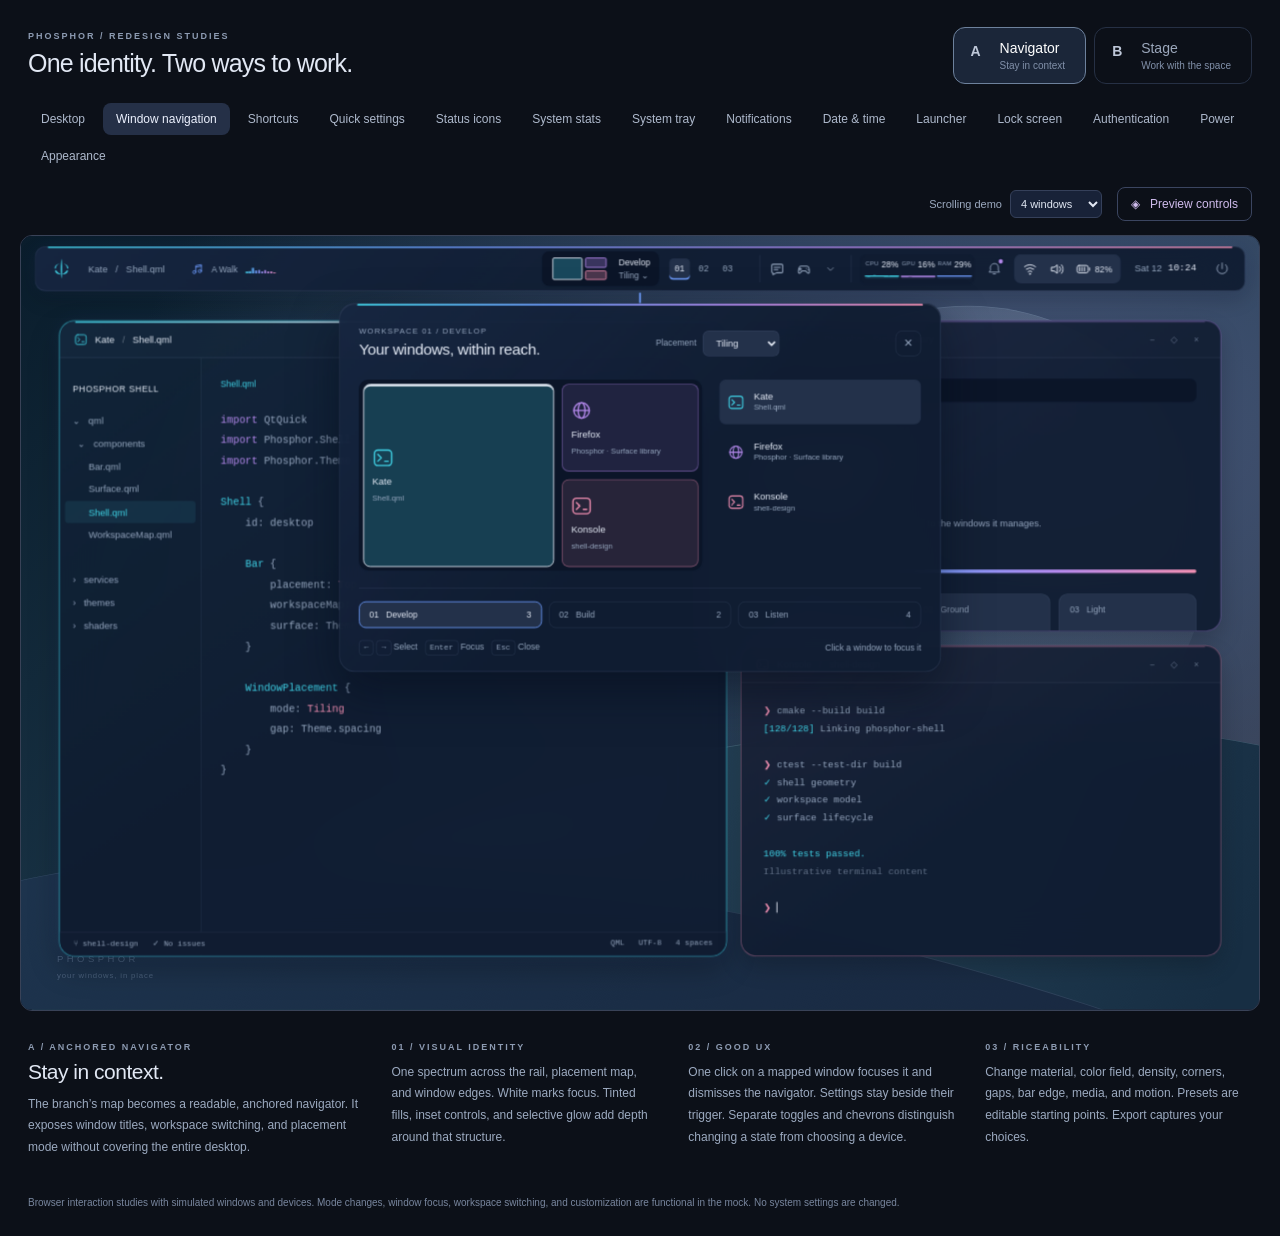
<file: docs/design/mockups-v3/index.html>
<!doctype html>
<!-- SPDX-FileCopyrightText: 2026 Phosphor Works Team -->
<!-- SPDX-License-Identifier: GPL-3.0-or-later -->
<html lang="en">
<head>
<meta charset="utf-8">
<meta name="viewport" content="width=device-width, initial-scale=1">
<title>Phosphor / Identity, interaction, expression</title>
<link rel="stylesheet" href="studies.css">
<link rel="stylesheet" href="lockscreen.css">
<link rel="stylesheet" href="notifications.css">
<link rel="stylesheet" href="appearance.css">
<link rel="stylesheet" href="quick-settings.css">
<link rel="stylesheet" href="system-stats.css">
<link rel="stylesheet" href="system-tray.css">
<link rel="stylesheet" href="status-icons.css">
<link rel="stylesheet" href="authentication.css">
<link rel="stylesheet" href="shortcuts.css">
</head>
<body>
<header class="review-header">
  <div><span class="eyebrow">PHOSPHOR / REDESIGN STUDIES</span><h1>One identity. Two ways to work.</h1></div>
  <nav class="study-switch" aria-label="Interaction study">
    <button data-study="navigator" aria-pressed="true"><b>A</b> Navigator <small>Stay in context</small></button>
    <button data-study="stage" aria-pressed="false"><b>B</b> Stage <small>Work with the space</small></button>
  </nav>
</header>
<div class="review-toolbar">
  <nav aria-label="Preview state" class="view-switch">
    <button data-view="desktop">Desktop</button><button data-view="overview">Window navigation</button><button data-view="shortcuts">Shortcuts</button>
    <button data-view="controls">Quick settings</button><button data-view="status">Status icons</button><button data-view="stats">System stats</button><button data-view="tray">System tray</button><button data-view="notifications">Notifications</button><button data-view="datetime">Date & time</button><button data-view="launcher">Launcher</button><button data-view="lockscreen">Lock screen</button><button data-view="authentication">Authentication</button><button data-view="power">Power</button><button data-view="appearance">Appearance</button>
  </nav>
  <label class="stress-control">Scrolling demo <select id="scroll-count" aria-label="Scrolling demo window count"><option value="4">4 windows</option><option value="10">10 windows</option><option value="20">20 windows</option></select></label>
  <button id="customize-toggle" aria-expanded="false">◈ &nbsp; Preview controls</button>
</div>
<div id="lock-preview-controls" class="lock-preview-controls hidden" aria-label="Lock screen prototype controls">
  <span>PREVIEW STATE</span>
  <nav aria-label="Authentication state"><button data-lock-state="ready" aria-pressed="true">Ready</button><button data-lock-state="typing" aria-pressed="false">Typing</button><button data-lock-state="error" aria-pressed="false">Incorrect password</button><button data-lock-state="checking" aria-pressed="false">Unlocking</button></nav>
  <button data-lock-caps aria-pressed="false">Caps Lock</button>
  <p>Use <code>demo</code> to preview unlocking. Use a made-up password here.</p>
  <span id="lock-preview-feedback" role="status"></span>
</div>
<div id="notification-preview-controls" class="notification-preview-controls hidden" aria-label="Notification prototype controls">
  <span>PREVIEW INBOX</span>
  <nav aria-label="Notification scenario"><button data-notification-scenario="everyday" aria-pressed="true">Everyday</button><button data-notification-scenario="busy" aria-pressed="false">Busy · 30 notifications</button><button data-notification-scenario="empty" aria-pressed="false">Empty</button></nav>
  <button data-notification-inbox aria-pressed="true">Open center</button>
  <label>Arrival <select id="notification-arrival-type" aria-label="New arrival content"><option value="text">App icon + message</option><option value="picture">With picture</option><option value="long">Long message</option><option value="rich" selected>Picture + long message</option></select></label>
  <button data-notification-arrive>＋ New arrival</button>
  <p>Simulated notifications. Arrival previews stay open until dismissed.</p>
</div>
<div id="quick-preview-controls" class="quick-preview-controls hidden" aria-label="Quick settings prototype controls"></div>
<div id="stats-preview-controls" class="stats-preview-controls hidden" aria-label="System stats prototype controls"></div>
<div id="tray-preview-controls" class="tray-preview-controls hidden" aria-label="System tray prototype controls"></div>
<div id="status-preview-controls" class="hidden" aria-label="Status icons prototype controls"></div>
<div id="auth-preview-controls" class="auth-preview-controls hidden" aria-label="Authentication prototype controls"></div>
<div id="shortcuts-preview-controls" class="shortcuts-preview-controls hidden" aria-label="Shortcut prototype controls"></div>
<div class="review-layout">
<main class="frame" aria-label="Interactive desktop mock">
<div id="desktop" class="desktop navigator">
<svg width="0" height="0" style="position:absolute" aria-hidden="true"><defs>
<symbol id="wifi" viewBox="0 0 24 24"><path d="M3 8a15 15 0 0 1 18 0M6 12a10 10 0 0 1 12 0M9 16a5 5 0 0 1 6 0"/><circle cx="12" cy="20" r=".8"/></symbol>
<symbol id="bluetooth" viewBox="0 0 24 24"><path d="m7 7 10 10-5 4V3l5 4L7 17"/></symbol>
<symbol id="sun" viewBox="0 0 24 24"><circle cx="12" cy="12" r="4"/><path d="M12 2v2m0 16v2M2 12h2m16 0h2M5 5l1.5 1.5m11 11L19 19M5 19l1.5-1.5m11-11L19 5"/></symbol>
<symbol id="volume" viewBox="0 0 24 24"><path d="M4 9h4l5-4v14l-5-4H4zM17 8a6 6 0 0 1 0 8m3-11a10 10 0 0 1 0 14"/></symbol>
<symbol id="battery" viewBox="0 0 24 24"><rect x="2" y="6" width="18" height="12" rx="3"/><path d="M23 10v4M6 9v6m4-6v6m4-6v6"/></symbol>
<symbol id="moon" viewBox="0 0 24 24"><path d="M20 15A9 9 0 0 1 9 4a9 9 0 1 0 11 11Z"/></symbol>
<symbol id="airplane" viewBox="0 0 24 24"><path d="m21 3-7 8 2 8-2 2-4-7-5 3-2-2 3-5-3-4 2-2 6 3 8-6Z"/></symbol>
<symbol id="power" viewBox="0 0 24 24"><path d="M12 2v10M6 5a9 9 0 1 0 12 0"/></symbol>
<symbol id="search" viewBox="0 0 24 24"><circle cx="10" cy="10" r="7"/><path d="m15 15 6 6"/></symbol>
<symbol id="grid" viewBox="0 0 24 24"><rect x="3" y="3" width="8" height="18" rx="2"/><rect x="14" y="3" width="7" height="8" rx="2"/><rect x="14" y="14" width="7" height="7" rx="2"/></symbol>
<symbol id="folder" viewBox="0 0 24 24"><path d="M3 6h7l2 3h9v11H3zM3 6V4h7l2 2h8v3"/></symbol>
<symbol id="terminal" viewBox="0 0 24 24"><rect x="2" y="3" width="20" height="18" rx="4"/><path d="m6 8 4 4-4 4m8 0h4"/></symbol>
<symbol id="globe" viewBox="0 0 24 24"><circle cx="12" cy="12" r="9"/><ellipse cx="12" cy="12" rx="4" ry="9"/><path d="M3 12h18"/></symbol>
<symbol id="music" viewBox="0 0 24 24"><path d="M9 18V5l11-2v13M9 8l11-2"/><ellipse cx="6" cy="18" rx="3" ry="3"/><ellipse cx="17" cy="16" rx="3" ry="3"/></symbol>
<symbol id="lock" viewBox="0 0 24 24"><rect x="5" y="10" width="14" height="11" rx="3"/><path d="M8 10V7a4 4 0 0 1 8 0v3m-4 5v2"/></symbol>
<symbol id="arrow-right" viewBox="0 0 24 24"><path d="M4 12h16m-6-6 6 6-6 6"/></symbol>
<symbol id="keyboard" viewBox="0 0 24 24"><rect x="2" y="5" width="20" height="14" rx="3"/><path d="M6 9h1m4 0h1m4 0h1M6 12h1m4 0h1m4 0h1M7 15h10"/></symbol>
<symbol id="bell" viewBox="0 0 24 24"><path d="M5 10a7 7 0 0 1 14 0v5l2 3H3l2-3Zm5 11h4"/></symbol>
<symbol id="caps" viewBox="0 0 24 24"><path d="m12 3 8 9h-5v5H9v-5H4Zm-3 18h6"/></symbol>
<symbol id="check" viewBox="0 0 24 24"><path d="m5 12 4 4L19 6"/></symbol>
<symbol id="previous" viewBox="0 0 24 24"><path d="M5 5v14m14-14L7 12l12 7Z"/></symbol>
<symbol id="next" viewBox="0 0 24 24"><path d="M19 5v14M5 5l12 7L5 19Z"/></symbol>
<symbol id="message" viewBox="0 0 24 24"><path d="M5 4h14a2 2 0 0 1 2 2v10a2 2 0 0 1-2 2h-8l-6 3v-3a2 2 0 0 1-2-2V6a2 2 0 0 1 2-2Z M7 9h10M7 13h6"/></symbol>
<symbol id="shield" viewBox="0 0 24 24"><path d="m12 3 8 3v6c0 5-8 9-8 9s-8-4-8-9V6ZM12 8v5m0 3v.1"/></symbol>
<symbol id="close-icon" viewBox="0 0 24 24"><path d="m6 6 12 12M6 18 18 6"/></symbol>
<symbol id="chevron" viewBox="0 0 24 24"><path d="m6 9 6 6 6-6"/></symbol>
<symbol id="trash" viewBox="0 0 24 24"><path d="M3 6h18M9 6V3h6v3M5 6l1 15h12l1-15M10 10v7m4-7v7"/></symbol>
<symbol id="check-all" viewBox="0 0 24 24"><path d="m2 12 4 4L16 6m-5 9 2 2L23 7"/></symbol>
<symbol id="arrow-left" viewBox="0 0 24 24"><path d="M20 12H4m6-6-6 6 6 6"/></symbol>
<symbol id="refresh" viewBox="0 0 24 24"><path d="M20 10a8 8 0 1 0-1 8M20 3v7h-7"/></symbol>
<symbol id="headphones" viewBox="0 0 24 24"><path d="M4 14v-3a8 8 0 0 1 16 0v3"/><rect x="3" y="12" width="5" height="9" rx="2"/><rect x="16" y="12" width="5" height="9" rx="2"/></symbol>
<symbol id="speaker" viewBox="0 0 24 24"><rect x="5" y="2" width="14" height="20" rx="3"/><circle cx="12" cy="15" r="4"/><circle cx="12" cy="7" r="1"/></symbol>
<symbol id="microphone" viewBox="0 0 24 24"><rect x="8" y="2" width="8" height="13" rx="4"/><path d="M5 11v2a7 7 0 0 0 14 0v-2M12 20v3m-4 0h8"/></symbol>
<symbol id="mouse" viewBox="0 0 24 24"><rect x="6" y="2" width="12" height="20" rx="6"/><path d="M12 3v6"/></symbol>
<symbol id="eye" viewBox="0 0 24 24"><path d="M2 12s4-7 10-7 10 7 10 7-4 7-10 7S2 12 2 12Z"/><circle cx="12" cy="12" r="3"/></symbol>
<symbol id="picture" viewBox="0 0 24 24"><rect x="3" y="3" width="18" height="18" rx="3"/><circle cx="8" cy="8" r="1.5"/><path d="m3 17 5-5 4 4 4-6 5 7"/></symbol>
<symbol id="cpu" viewBox="0 0 24 24"><rect x="5" y="5" width="14" height="14" rx="3"/><rect x="9" y="9" width="6" height="6" rx="1"/><path d="M9 2v3m6-3v3M9 19v3m6-3v3M2 9h3m-3 6h3M19 9h3m-3 6h3"/></symbol>
<symbol id="gpu" viewBox="0 0 24 24"><rect x="3" y="6" width="18" height="12" rx="2"/><circle cx="11" cy="12" r="3.5"/><path d="M1 4v16m6-2v3h10v-3m1-9h3m-3 6h3M9 10l4 4m0-4-4 4"/></symbol>
<symbol id="memory" viewBox="0 0 24 24"><path d="M2 6h20v11H2zM5 17v3m4-3v3m6-3v3m4-3v3M6 9v5m4-5v5m4-5v5m4-5v5"/></symbol>
<symbol id="network" viewBox="0 0 24 24"><path d="M7 3v17m-4-4 4 4 4-4M17 21V4m-4 4 4-4 4 4"/></symbol>
<symbol id="storage" viewBox="0 0 24 24"><path d="m6 3-4 11v6h20v-6L18 3Z M2 14h20m-5 3h2m-6 0h1"/></symbol>
<symbol id="tune" viewBox="0 0 24 24"><path d="M3 6h5m4 0h9M3 18h9m4 0h5"/><circle cx="10" cy="6" r="2"/><circle cx="14" cy="18" r="2"/><path d="M3 12h11m4 0h3"/><circle cx="16" cy="12" r="2"/></symbol>
<symbol id="pause" viewBox="0 0 24 24"><path d="M8 5v14M16 5v14"/></symbol>
<symbol id="tray-icon" viewBox="0 0 24 24"><path d="M3 14h5l2 3h4l2-3h5v7H3zM5 10V4h14v6M9 7h6"/></symbol>
<symbol id="cloud" viewBox="0 0 24 24"><path d="M6 18a5 5 0 1 1 .5-10A6 6 0 0 1 18 9a4.5 4.5 0 1 1 0 9Z"/><path d="m8 13 3 3 5-5"/></symbol>
<symbol id="gamepad" viewBox="0 0 24 24"><path d="M7 7h10c3 0 4 6 4 9s-2 4-4 1l-2-2H9l-2 2c-2 3-4 2-4-1s1-9 4-9Z M6 10v4m-2-2h4m8-1h.1m3 2h.1"/></symbol>
<symbol id="phone" viewBox="0 0 24 24"><rect x="6" y="2" width="12" height="20" rx="3"/><path d="M10 5h4m-3 14h2"/></symbol>
<symbol id="record" viewBox="0 0 24 24"><circle cx="12" cy="12" r="9"/><circle cx="12" cy="12" r="4"/></symbol>
<symbol id="key" viewBox="0 0 24 24"><circle cx="8" cy="8" r="5"/><path d="m12 12 9 9m-5-5 3-3m-1 5 3-3"/></symbol>
<symbol id="download" viewBox="0 0 24 24"><path d="M12 3v12m-5-5 5 5 5-5M4 17v4h16v-4"/></symbol>
<symbol id="more" viewBox="0 0 24 24"><circle cx="5" cy="12" r="1"/><circle cx="12" cy="12" r="1"/><circle cx="19" cy="12" r="1"/></symbol>
<symbol id="pin" viewBox="0 0 24 24"><path d="m8 3 9 2-2 6 3 4-6-1-4 4-2-2 4-4-1-6ZM8 16l-5 5"/></symbol>
</defs></svg>
  <div class="wallpaper" aria-hidden="true"><div class="orb"></div><div class="landscape"></div><div class="contour"></div></div>
  <div class="desktop-watermark">PHOSPHOR<span>your windows, in place</span></div>
  <header id="bar" class="bar material"></header>
  <div id="windows" class="windows"></div>
  <div class="stage-shade hidden" id="stage-shade"></div>
  <section id="overview" class="hidden" aria-label="Window navigation"></section>
  <section id="controls" class="hidden" aria-label="Quick settings"></section>
  <section id="status-icons" class="hidden" aria-label="Status icons"></section>
  <section id="tray" class="hidden" aria-label="System tray"></section>
  <section id="stats" class="hidden" aria-label="System stats" role="dialog"></section>
  <section id="launcher" class="hidden" aria-label="Launcher"></section>
  <section id="datetime" class="hidden" aria-label="Date and time"></section>
  <section id="notifications" class="hidden" aria-label="Notification center" role="dialog"></section>
  <section id="notification-arrival" class="hidden" aria-label="New notification"></section>
  <section id="appearance" class="hidden" aria-label="Appearance"></section>
  <section id="session" class="hidden" aria-label="Session actions" role="dialog" aria-modal="true"></section>
  <div id="osd" class="osd hidden" role="status"></div>
  <div id="toast" class="toast material hidden" role="status"></div>
  <section id="lockscreen" class="lockscreen hidden" aria-label="Locked session"></section>
  <section id="authentication" class="authentication-overlay hidden" aria-label="Authentication request"></section>
  <section id="shortcuts" class="shortcuts-overlay hidden" aria-label="Keyboard shortcuts"></section>
</div>
</main>
<aside id="customizer" class="customizer hidden" aria-label="Shell customization">
  <div class="customizer-heading"><div><span class="eyebrow">MAKE IT YOURS</span><h2>Same Phosphor.<br>Your expression.</h2></div><button id="close-customizer" aria-label="Close customization">×</button></div>
  <p>Changes apply to both studies. Your choices stay when you switch between them.</p>
  <label>Starting point<select id="preset"><option value="custom">Custom</option><option value="phosphor" selected>Phosphor / deep glass</option><option value="paper">Paper / bright & quiet</option><option value="ember">Ember / warm & compact</option></select></label>
  <label>Color field<select data-setting="palette"><option value="spectrum">Phosphor spectrum</option><option value="wallpaper">Colors from wallpaper</option><option value="ember">Ember / honey to rust</option><option value="library">Library palette</option></select></label>
  <label>Surface material<select data-setting="material"><option value="glass">Tinted glass</option><option value="solid">Opaque</option><option value="light">Light ceramic</option></select></label>
  <label>Bar placement<select data-setting="edge"><option value="top">Top</option><option value="bottom">Bottom</option></select></label>
  <label>Density<select data-setting="density"><option value="comfortable">Comfortable</option><option value="compact">Compact</option></select></label>
  <label>Corner radius <output id="radius-value">18 px</output><input data-setting="radius" type="range" min="4" max="30" value="18"></label>
  <label>Window gap <output id="gap-value">16 px</output><input data-setting="gap" type="range" min="6" max="30" value="16"></label>
  <label class="check"><input data-setting="glow" type="checkbox" checked> Edge glow</label>
  <label class="check"><input data-setting="media" type="checkbox" checked> Media widget in bar</label>
  <label>Media visualizer<select data-setting="visualizer"><option value="ribbon">Ribbon</option><option value="bars">Bars</option><option value="halo">Halo</option><option value="off">Off</option></select></label>
  <label class="check"><input data-setting="motion" type="checkbox" checked> Motion</label>
  <fieldset class="lock-customization"><legend>Lock screen</legend>
    <label>Composition<select data-setting="lockLayout"><option value="split">Clock beside unlock card</option><option value="centered">Centered</option></select></label>
    <label class="check"><input data-setting="lockMedia" type="checkbox"> Show media while locked</label>
    <label class="check"><input data-setting="lockNotifications" type="checkbox" checked> Show notification count</label>
  </fieldset>
  <fieldset class="notification-customization"><legend>Notification center</legend>
    <label>Organization<select data-setting="notificationGrouping"><option value="app">Group by application</option><option value="time">Chronological list</option></select></label>
    <label class="check"><input data-setting="notificationPreviews" type="checkbox" checked> Show notification previews</label>
  </fieldset>
  <div class="customizer-actions"><button id="export">Export preset ↓</button><button id="reset">Reset</button></div>
  <div class="customizer-note">The signature is the relationship between map, windows, and color field. The default palette is a starting point; the geometry and focus cues still work in every preset.</div>
</aside>
</div>
<section class="review-notes">
  <div><span class="eyebrow" id="study-kicker"></span><h2 id="study-title"></h2><p id="study-description"></p></div>
  <div><span class="eyebrow">01 / VISUAL IDENTITY</span><p>One spectrum across the rail, placement map, and window edges. White marks focus. Tinted fills, inset controls, and selective glow add depth around that structure.</p></div>
  <div><span class="eyebrow">02 / GOOD UX</span><p id="ux-description"></p></div>
  <div><span class="eyebrow">03 / RICEABILITY</span><p>Change material, color field, density, corners, gaps, bar edge, media, and motion. Presets are editable starting points. Export captures your choices.</p></div>
</section>
<footer class="review-footer">Browser interaction studies with simulated windows and devices. Mode changes, window focus, workspace switching, and customization are functional in the mock. No system settings are changed.</footer>
<script src="visualizer.js"></script>
<script src="lockscreen.js"></script>
<script src="notifications.js"></script>
<script src="appearance.js"></script>
<script src="quick-settings.js"></script>
<script src="system-stats.js"></script>
<script src="system-tray.js"></script>
<script src="status-icons.js"></script>
<script src="authentication.js"></script>
<script src="shortcut-catalog.js"></script>
<script src="shortcuts.js"></script>
<script src="studies.js"></script>
</body>
</html>
</file>
<file: docs/design/mockups-v3/studies.css>
/* SPDX-FileCopyrightText: 2026 Phosphor Works Team */
/* SPDX-License-Identifier: GPL-3.0-or-later */
*{box-sizing:border-box}
:root{color-scheme:dark}
body{margin:0;background:#0c1018;color:#e2e8f4;font:14px 'Manrope','Inter','Noto Sans',sans-serif}
button,input,select{font:inherit}
button{cursor:pointer;color:inherit;border:0;background:none}
button:hover{background-color:#ffffff0d}
button:focus-visible,input:focus-visible,select:focus-visible,a:focus-visible{outline:2px solid #e7edf8;outline-offset:3px}
button:disabled{opacity:.4;cursor:default}
.hidden{display:none!important}
.eyebrow{font-size:9px;letter-spacing:2px;color:#8d9bb2;font-weight:600}
.review-header{display:flex;align-items:center;justify-content:space-between;padding:26px 28px 18px;gap:24px}
h1{font-size:25px;letter-spacing:-.8px;font-weight:500;margin:7px 0}
.study-switch{display:flex;gap:8px}
.study-switch button{padding:12px 20px 12px 46px;text-align:left;position:relative;border:1px solid #263044;border-radius:12px;color:#9ba7bb}
.study-switch b{position:absolute;left:17px;top:15px;color:#bec7d8}
.study-switch small{display:block;font-size:10px;margin-top:4px;color:#8190a9}
.study-switch [aria-pressed=true]{background:#1b2639;border-color:#6d819c;color:white}
.review-toolbar{padding:0 28px 14px;display:flex;justify-content:space-between;gap:15px}
.view-switch{display:flex;gap:5px}
.view-switch button,#customize-toggle{padding:9px 13px;font-size:12px;border-radius:8px;color:#aeb9cc}
.view-switch [aria-pressed=true]{background:#253047;color:#edf2ff}
#customize-toggle{border:1px solid #3b4560;color:#d0bced}
#customize-toggle[aria-expanded=true]{background:#332843}
.review-layout{display:flex;align-items:flex-start;gap:16px;padding:0 20px}
.frame{position:relative;overflow:hidden;flex:1;min-width:0;border:1px solid #394257;border-radius:12px;background:#101828}
.desktop{position:absolute;width:1440px;height:900px;transform-origin:top left;overflow:hidden;color:var(--text);--c1:#41d4e8;--c2:#6e9cfd;--c3:#b68aee;--c4:#f390b3;--text:#e8eef9;--muted:#97a8c0;--bg:#101d32f2;--card:#23314a;--recess:#0b1528;--outline:#b4c8f11c;--radius:18px;--gap:16px;--blur:26px;--bar-size:52px;--pad:22px;--row:52px;--shadow:0 22px 55px #030b1a80;--glow:0 0 24px #7295ff15;--spectrum:linear-gradient(90deg,var(--c1),var(--c2) 34%,var(--c3) 68%,var(--c4));font-size:14px}
.desktop[data-palette=wallpaper]{--c1:#93b6db;--c2:#aeace6;--c3:#db9ab4;--c4:#eabb9c;--bg:#222338ed;--card:#39394f;--recess:#181b2b}
.desktop[data-palette=ember]{--c1:#e8c988;--c2:#d4b08a;--c3:#d3906c;--c4:#d27b83;--bg:#272620ef;--card:#403c32;--recess:#1c1e1b;--muted:#b6b1a4;--text:#eee9dc}
.desktop[data-material=solid]{--bg:#101d32;--blur:0px}
.desktop[data-material=solid][data-palette=ember]{--bg:#272620}
.desktop[data-material=solid][data-palette=wallpaper]{--bg:#222338}
.desktop[data-material=light]{color-scheme:light;--bg:#eef2faed;--card:#dce3ef;--recess:#e1e8f4;--text:#172740;--muted:#4d607a;--outline:#23406428;--shadow:0 22px 55px #030b1a40;--c1:#137b91;--c2:#3567b3;--c3:#8154a8;--c4:#a34e76}
.desktop[data-material=light][data-palette=ember]{--c1:#856127;--c2:#8b5a34;--c3:#9d4e2f;--c4:#984350}
.desktop[data-material=light][data-palette=wallpaper]{--c1:#49739d;--c2:#6c63aa;--c3:#a2577d;--c4:#955a39}
.desktop[data-density=compact]{--bar-size:42px;--pad:16px;--row:43px;font-size:13px}
.desktop[data-glow=false]{--glow:0 0 0 transparent}
.desktop[data-motion=false] *{transition:none!important;animation:none!important}
.material{background:linear-gradient(135deg,color-mix(in srgb,var(--c2) 7%,transparent),transparent 55%),var(--bg);border:1px solid var(--outline);border-radius:var(--radius);backdrop-filter:blur(var(--blur));box-shadow:var(--shadow),inset 0 1px #ffffff10}
.desktop[data-palette=ember] .wallpaper{filter:sepia(.5) hue-rotate(340deg) saturate(.7)}
.desktop[data-palette=wallpaper] .wallpaper{filter:hue-rotate(24deg) saturate(.8)}
.wallpaper{position:absolute;inset:0;overflow:hidden;background:radial-gradient(ellipse at 73% 35%,#353c64,transparent 55%),linear-gradient(145deg,#071724,#162b43 52%,#382c47)}
.orb{position:absolute;left:790px;top:140px;width:460px;height:460px;border-radius:50%;background:radial-gradient(circle at 65% 22%,#8d96b76b,#3d527f22 53%,#1f345536 65%,transparent 66%);box-shadow:inset 1px 1px #b0d0ff13;filter:blur(.2px)}
.landscape{position:absolute;inset:480px -200px -300px;background:linear-gradient(160deg,#33516a,#111f33 60%);border-radius:45% 55% 0 0;transform:rotate(-13deg);box-shadow:0 -1px #badbff20}
.contour{position:absolute;inset:650px -200px -300px;background:linear-gradient(160deg,#263455,#141d32 60%);border-radius:55% 45% 0 0;transform:rotate(12deg);box-shadow:0 -1px #badbff17}
.desktop-watermark{position:absolute;left:42px;bottom:35px;font-size:11px;letter-spacing:4px;color:#8da2c166}
.desktop-watermark span{display:block;font-size:9px;letter-spacing:1px;margin-top:8px}
.icon{width:19px;height:19px;fill:none;stroke:currentColor;stroke-width:1.6;stroke-linecap:round;stroke-linejoin:round;vertical-align:middle;flex-shrink:0}
.phosphor-mark{display:inline-block;flex:none;width:var(--phosphor-mark-size,32px);height:var(--phosphor-mark-size,32px);background:currentColor;-webkit-mask:url('assets/phosphor-mark-symbolic.svg') center/contain no-repeat;mask:url('assets/phosphor-mark-symbolic.svg') center/contain no-repeat;vertical-align:middle}
.bar{position:absolute;top:12px;left:16px;right:16px;height:var(--bar-size);z-index:8;display:flex;align-items:center;padding:0 12px;gap:10px;border-radius:calc(var(--radius)*.65);box-shadow:0 8px 25px #0003,var(--glow)}
.bar:before{content:'';position:absolute;left:14px;right:14px;top:-1px;height:2px;background:var(--spectrum);opacity:.8;border-radius:2px}
.brand{display:grid;place-items:center;width:36px;height:34px;padding:0;color:var(--c1);line-height:1}
.bar-separator{height:20px;width:1px;background:var(--outline);margin:0 5px}
.bar-app{font-size:11px;color:var(--muted);max-width:175px;overflow:hidden;text-overflow:ellipsis;white-space:nowrap}
.bar-media{display:flex;align-items:center;gap:9px;font-size:10px;color:var(--muted);margin-left:12px}
.bar-media .icon{width:14px;color:var(--c2)}
.bar-center{position:absolute;left:50%;top:50%;transform:translate(-50%,-50%);display:flex;align-items:center;gap:12px}
.map-trigger{display:flex;align-items:center;gap:13px;height:calc(var(--bar-size) - 12px);padding:4px 10px;border-radius:8px;background:var(--recess)}
.bar-map{width:auto;height:min(29px,calc(var(--bar-size) - 20px));aspect-ratio:66/29;position:relative;flex-shrink:0}
.bar-map span{position:absolute;border:1px solid var(--hue);background:color-mix(in srgb,var(--hue) 27%,transparent);border-radius:2px}
.bar-map .focused{border-color:var(--text)}
.bar-map{overflow:hidden}
.map-overflow{font:9px monospace;color:var(--muted);min-width:16px;text-align:center}
.map-overflow.empty{opacity:.3}
.stress-control{display:flex;align-items:center;gap:8px;color:#9caac0;font-size:11px;margin-left:auto}
.stress-control select{background:#182238;border:1px solid #35405a;color:#e2e8f4;border-radius:6px;padding:6px;font-size:11px}
.map-caption{font-size:10px;line-height:1.5;text-align:left;color:var(--muted)}
.map-caption b{color:var(--text);font-weight:500}
.desktop[data-density=compact] .map-caption{font-size:9px;line-height:1.2}
.desktop[data-density=compact] .map-trigger{gap:9px;border-radius:6px}
.bar-workspaces{display:flex;gap:4px}
.bar-workspaces button{font:10px monospace;width:24px;height:25px;border-radius:5px;color:var(--muted)}
.bar-workspaces [aria-pressed=true]{background:var(--card);color:var(--text);box-shadow:inset 0 -2px var(--c2)}
.bar-right{margin-left:auto;display:flex;align-items:center;gap:12px;font-size:11px}
.bar-power{display:grid;place-items:center;width:28px;height:30px;border-radius:7px;color:var(--muted)}
.bar-power .icon{width:16px;height:16px}
.bar-power:hover{color:var(--text)}
.session-overlay{position:absolute;inset:0;z-index:20}
.session-shade{position:absolute;inset:0;background:color-mix(in srgb,var(--recess) 65%,transparent);backdrop-filter:blur(8px)}
.session-menu{position:absolute;right:26px;top:50%;transform:translateY(-50%);width:404px;padding:22px}
.session-menu button{position:relative;display:flex;flex-direction:row-reverse;align-items:center;justify-content:flex-start;gap:24px;width:100%;height:72px;color:var(--action-color);font-size:24px;text-align:right;opacity:.75;border-radius:7px}
.session-menu button.selected{opacity:1}
.session-menu button.selected:after{content:'';position:absolute;right:-49px;top:0;height:72px;width:3px;background:var(--action-color)}
.session-menu button.armed:after{width:6px;animation:session-confirm 3s linear forwards}
.session-menu button small{color:var(--muted);font-size:13px}
.session-menu kbd{font-size:10px;color:var(--muted);border-color:var(--outline);opacity:0}
.session-menu button.selected kbd{opacity:1}
@keyframes session-confirm{to{height:0}}
.clock{display:inline-flex;align-items:center;gap:7px;min-height:32px;padding:7px 8px;border-radius:8px;font-size:11px;line-height:1.2;letter-spacing:normal;font-variant-numeric:tabular-nums;white-space:nowrap;color:var(--muted)}
.clock-date{font-family:var(--ap-font,'Noto Sans'),sans-serif}.clock-time{color:var(--text)}
.clock[aria-expanded=true]{background:var(--card);color:var(--text);box-shadow:inset 0 -2px var(--c3)}
#datetime{position:absolute;z-index:10;left:var(--calendar-left,850px);top:calc(var(--bar-size) + 26px);width:410px;padding:var(--pad);animation:enter .2s ease;overflow:hidden}
#datetime:before{content:'';position:absolute;top:0;left:22px;right:22px;height:2px;background:var(--spectrum)}
.datetime-top{display:flex;align-items:flex-start;justify-content:space-between}
.datetime-time{font:500 62px/1.15 'Manrope','Noto Sans',sans-serif;letter-spacing:-3px;font-variant-numeric:tabular-nums;margin:8px 0 5px}
.datetime-time span{color:var(--c3)}
.datetime-zone{font-size:10px;color:var(--muted);margin:8px 0 21px;display:flex;justify-content:space-between;align-items:center}
.month-toolbar{display:flex;align-items:center;justify-content:space-between;border-top:1px solid var(--outline);padding-top:18px;margin-bottom:15px}
.month-toolbar h3{font-size:15px;font-weight:500;margin:0}
.month-actions{display:flex;align-items:center;gap:5px}
.month-actions button{height:29px;min-width:29px;border-radius:7px;color:var(--muted);font-size:16px}
.month-actions .today-button{font-size:10px;padding:0 8px;background:var(--card);color:var(--text)}
.calendar-weekdays,.calendar-grid{display:grid;grid-template-columns:repeat(7,1fr);gap:3px}
.calendar-weekdays{margin-bottom:9px;text-align:center;color:var(--muted);font-size:9px}
.calendar-day{position:relative;height:36px;border-radius:calc(var(--radius)*.4);font:12px monospace;border:1px solid transparent;color:var(--text)}
.calendar-day.outside-month{color:var(--muted);opacity:.45}
.calendar-day.is-today{border-color:var(--c2)}
.calendar-day[aria-pressed=true]{background:color-mix(in srgb,var(--c3) 24%,var(--recess));border-color:var(--text);color:var(--text);opacity:1}
.calendar-day.has-events:after{content:'';position:absolute;bottom:3px;left:calc(50% - 2px);width:4px;height:3px;border-radius:2px;background:var(--c3)}
.calendar-agenda{margin-top:18px;padding-top:17px;border-top:1px solid var(--outline)}
.agenda-heading{display:flex;justify-content:space-between;gap:12px;align-items:center;margin-bottom:15px}
.agenda-heading h4{margin:0;font-size:11px;font-weight:500}.agenda-heading span{font-size:9px;color:var(--muted)}
.agenda-event{display:flex;gap:14px;margin:12px 0;padding:2px 0;font-size:11px}
.agenda-event time{width:40px;color:var(--muted);font:10px monospace;padding-top:2px}
.agenda-event div{border-left:2px solid var(--event-color,var(--c2));padding-left:12px}
.agenda-event b{font-size:11px;font-weight:500}.agenda-event .sub{font-size:9px;margin-top:4px}
.agenda-empty{padding:14px;background:var(--recess);border-radius:8px;color:var(--muted);font-size:11px}
.calendar-footer{display:flex;justify-content:space-between;gap:10px;color:var(--muted);font-size:9px;margin-top:19px}
.desktop[data-edge=bottom] #datetime{top:auto;bottom:calc(var(--bar-size) + 26px)}
.desktop[data-density=compact] .calendar-day{height:31px}
.status-cluster{display:flex;align-items:center;gap:12px;padding:9px 12px;border-radius:8px;background:var(--card)}
.status-cluster .icon{width:15px;height:15px}
.settings-trigger{width:29px;height:29px;border-radius:8px;font-size:19px;color:var(--c3)}
.windows{position:absolute;inset:calc(var(--bar-size) + 38px) 36px 54px;transition:inset .28s cubic-bezier(.2,.8,.2,1),transform .28s;z-index:2}
.app-window{position:absolute;border-radius:var(--radius);background:linear-gradient(145deg,color-mix(in srgb,var(--hue) 5%,transparent),transparent 55%),var(--bg);border:1px solid color-mix(in srgb,var(--hue) 40%,transparent);box-shadow:0 12px 28px #0003;overflow:hidden;transition:left .28s,top .28s,width .28s,height .28s,box-shadow .15s;backdrop-filter:blur(var(--blur));cursor:pointer}
.app-window:before{content:'';position:absolute;left:var(--radius);right:var(--radius);top:0;height:1px;background:var(--hue);opacity:.45}
.app-window.focused{border-color:color-mix(in srgb,var(--hue) 70%,transparent);box-shadow:0 14px 36px #0004,var(--glow)}
.app-window.focused:before{background:linear-gradient(90deg,var(--hue),var(--text),var(--hue));height:2px;opacity:.9}
.window-title{height:43px;padding:0 17px;display:flex;align-items:center;gap:9px;font-size:11px;color:var(--muted);border-bottom:1px solid var(--outline);background:#ffffff02}
.window-title .icon{width:15px;color:var(--hue)}
.window-title .window-buttons{margin-left:auto;letter-spacing:8px;font-size:10px;opacity:.6}
.focused .window-title{color:var(--text)}
.editor-body{display:flex;height:calc(100% - 43px)}
.file-tree{padding:24px 15px;width:165px;flex-shrink:0;border-right:1px solid var(--outline);font-size:11px;color:var(--muted);line-height:2.4;background:#0000000a}
.file-tree b{display:block;color:var(--text);font-weight:500;font-size:10px;letter-spacing:.6px;margin-bottom:12px}
.file-tree .selected{color:var(--c1);background:color-mix(in srgb,var(--c1) 9%,transparent);margin:0 -9px;padding:0 9px;border-radius:4px}
.code-pane{padding:24px 22px;min-width:0;flex:1;overflow:hidden}
.code-tab{font-size:10px;color:var(--c1);margin-bottom:25px;display:flex;justify-content:space-between}
pre{font:12px/2 'JetBrains Mono','Noto Sans Mono',monospace;white-space:pre;color:var(--muted);margin:0}
pre .keyword{color:var(--c3)}pre .string{color:var(--c1)}pre .value{color:var(--c4)}
.code-status{position:absolute;bottom:0;left:0;right:0;padding:8px 16px;border-top:1px solid var(--outline);font:9px monospace;color:var(--muted);background:var(--bg);display:flex;justify-content:space-between}
.browser-content{padding:24px 28px}
.browser-url{font-size:10px;color:var(--muted);padding:8px 12px;border-radius:7px;background:var(--recess);margin-bottom:22px}
.browser-content small{color:var(--c3);letter-spacing:1.5px;font-size:8px}
.browser-content h2{font-size:29px;font-weight:500;letter-spacing:-1px;line-height:1.2;margin:12px 0}
.browser-content p{font-size:11px;line-height:1.8;color:var(--muted);max-width:350px}
.sample-rail{height:4px;background:var(--spectrum);margin:24px 0;border-radius:3px}
.sample-cards{display:flex;gap:10px;margin-top:20px}
.sample-cards div{flex:1;height:60px;border:1px solid var(--outline);background:var(--card);border-radius:10px;padding:12px;font-size:10px;color:var(--muted)}
.terminal-content{padding:22px 25px;font:11px/1.9 monospace;color:var(--muted)}
.terminal-content .success{color:var(--c1)}
.terminal-content .prompt{color:var(--c4)}
.window-focus-label{position:absolute;right:15px;bottom:14px;display:none;font-size:10px;color:var(--text);background:var(--card);padding:7px 10px;border-radius:6px}
.desktop[data-density=compact] .window-title{height:34px}
.desktop[data-density=compact] .code-pane,.desktop[data-density=compact] .browser-content{padding-top:16px}
.pane-heading{display:flex;align-items:center;justify-content:space-between;gap:15px;margin-bottom:19px}
.pane-heading h2{font-size:18px;font-weight:500;letter-spacing:-.4px;margin:5px 0}
.sub{font-size:11px;color:var(--muted);display:block;line-height:1.6}
.pane-heading small{font-size:9px;color:var(--muted);letter-spacing:1.3px;text-transform:uppercase}
.close{width:30px;height:30px;display:grid;place-items:center;border:1px solid var(--outline);border-radius:8px;color:var(--muted);font-size:17px}
.navigator #overview{position:absolute;z-index:9;top:calc(var(--bar-size) + 26px);left:370px;width:700px;padding:var(--pad);animation:enter .2s ease}
.navigator #overview:before{content:'';position:absolute;left:calc(50% - 1px);top:-13px;width:2px;height:12px;background:var(--c2)}
.navigator #overview:after{content:'';position:absolute;left:20px;right:20px;top:0;height:2px;background:var(--spectrum);border-radius:2px}
.navigator-layout{display:grid;grid-template-columns:1.7fr 1fr;gap:20px}
.large-map{height:222px;position:relative;border-radius:calc(var(--radius)*.6);background:var(--recess);overflow:hidden}
.map-cell{position:absolute;padding:14px 10px;border-radius:calc(var(--radius)*.45);color:var(--text);border:1px solid color-mix(in srgb,var(--hue) 44%,transparent);background:color-mix(in srgb,var(--hue) 12%,var(--recess));text-align:left;display:flex;flex-direction:column;align-items:flex-start;justify-content:center;gap:9px}
.map-cell .icon{color:var(--hue);width:24px;height:24px}
.map-cell b{font-size:11px;font-weight:500}
.map-cell span{font-size:9px;color:var(--muted)}
.map-cell[aria-pressed=true]{border-color:var(--text);box-shadow:inset 0 2px var(--text);background:color-mix(in srgb,var(--hue) 22%,var(--recess))}
.navigator-list{display:flex;flex-direction:column;gap:6px}
.navigator-list{height:222px;overflow-y:auto;scrollbar-width:thin;scrollbar-color:var(--card) transparent}
.navigator-list .window-row{flex-shrink:0}
.scroll-map{height:222px;overflow-x:auto;overflow-y:hidden;position:relative;background:var(--recess);border-radius:calc(var(--radius)*.6);scrollbar-width:thin;scrollbar-color:var(--c2) var(--recess)}
.scroll-map-inner{position:relative;height:208px}
.scroll-map .map-cell{width:104px;top:5px;height:196px;gap:10px;overflow:hidden}
.scroll-map .map-cell b,.scroll-map .map-cell span{max-width:100%;overflow-wrap:anywhere}
.strip-lens{position:absolute;top:1px;bottom:1px;border:2px solid var(--text);border-radius:8px;pointer-events:none;opacity:.65}
.strip-navigation{display:flex;justify-content:space-between;align-items:center;margin-top:13px;color:var(--muted);font-size:10px}
.strip-navigation button{padding:7px 11px;border-radius:6px;background:var(--card);color:var(--text);font-size:10px}
.navigator-layout>*{min-width:0}
.window-row{display:flex;align-items:center;gap:11px;text-align:left;padding:13px 10px;border-radius:8px;font-size:11px}
.window-row .icon{color:var(--hue)}
.window-row[aria-pressed=true]{background:var(--card)}
.window-row b{font-size:11px;font-weight:500}.window-row .sub{font-size:9px}
.desktop-switcher{display:flex;gap:8px;border-top:1px solid var(--outline);margin-top:20px;padding-top:15px}
.desktop-choice{flex:1;text-align:left;padding:9px 11px;border:1px solid var(--outline);border-radius:8px;font-size:10px;display:flex;align-items:center;justify-content:space-between;color:var(--muted)}
.desktop-choice[aria-pressed=true]{background:var(--card);color:var(--text);border-color:var(--c2)}
.mode-select{display:flex;align-items:center;gap:8px;font-size:10px;color:var(--muted)}
.mode-select select{background:var(--card);border:1px solid var(--outline);border-radius:7px;color:var(--text);padding:7px 10px;font-size:11px}
.pane-footer{display:flex;justify-content:space-between;align-items:center;gap:12px;margin-top:16px;font-size:10px;color:var(--muted)}
kbd{font:9px monospace;border:1px solid var(--outline);padding:3px 5px;border-radius:4px;color:var(--muted)}
.text-button{font-size:10px;color:var(--c2);padding:6px 8px;border-radius:5px}
.stage .bar{left:24px;right:24px;border-radius:var(--radius)}
.stage .bar-center{background:none}
.stage.overview-open .windows{inset:174px 264px 178px 228px;z-index:5}
.stage.overview-open .window-focus-label{display:block}
.stage.overview-open .app-window:hover{box-shadow:0 0 0 2px var(--text),var(--shadow)}
.stage.overview-open .file-tree{display:none}
.stage.overview-open pre{font-size:10px}
.stage.overview-open .browser-content{padding:18px}
.stage.overview-open .browser-content h2{font-size:24px}
.stage.overview-open .sample-cards{display:none}
.stage.overview-open .terminal-content{font-size:9px;padding:18px}
.stage #overview{position:absolute;inset:0;z-index:4;pointer-events:none}
.stage #overview button,.stage #overview select{pointer-events:auto}
.stage-shade{position:absolute;inset:0;background:var(--stage-shade,#050c1b99);backdrop-filter:blur(12px);z-index:3}
.stage-title{position:absolute;top:96px;left:230px;right:268px;display:flex;justify-content:space-between;align-items:center}
.stage-title h2{font-size:28px;margin:5px 0;font-weight:500;letter-spacing:-.8px;color:#edf2ff}
.stage-title .sub{color:#a1b1ca}
.stage-desktops{position:absolute;left:30px;top:174px;width:170px;display:flex;flex-direction:column;gap:14px}
.stage-desktop{padding:12px;background:var(--bg);border:1px solid var(--outline);border-radius:calc(var(--radius)*.7);text-align:left;color:var(--muted)}
.stage-desktop[aria-pressed=true]{border-color:var(--c2);color:var(--text);box-shadow:var(--glow)}
.stage-desktop .thumb{height:66px;position:relative;background:var(--recess);border-radius:5px;margin-bottom:9px;overflow:hidden}
.stage-desktop .thumb i{position:absolute;border:1px solid var(--hue);background:color-mix(in srgb,var(--hue) 20%,transparent);border-radius:3px}
.stage-desktop .desktop-name{font-size:11px;display:flex;justify-content:space-between}
.stage-inspector{position:absolute;right:28px;top:174px;width:210px;padding:20px;pointer-events:auto}
.stage-inspector h3{font-size:15px;font-weight:500;margin:8px 0 18px}
.stage-inspector .mode-select{display:block}.stage-inspector select{width:100%;margin:8px 0 20px}
.inspector-rule{height:1px;background:var(--outline);margin:17px 0}
.inspector-kicker{font-size:9px;letter-spacing:1px;color:var(--muted);margin-bottom:9px}
.move-buttons{display:flex;gap:7px;margin-top:11px}
.move-buttons button{flex:1;border:1px solid var(--outline);border-radius:7px;padding:9px 4px;font:10px monospace}
.stage-bottom{position:absolute;left:230px;right:265px;bottom:110px;display:flex;justify-content:space-between;align-items:center;font-size:11px;color:#a1b1ca}
.controls-heading{display:flex;justify-content:space-between;align-items:center;margin-bottom:20px}
.controls-heading h2{font-size:19px;font-weight:500;margin:0}
.battery-summary{font:10px monospace;color:var(--muted);display:flex;align-items:center;gap:7px}
.battery-summary .icon{width:15px;color:var(--c4)}
.connection{display:flex;min-height:var(--row);border:1px solid var(--outline);border-radius:calc(var(--radius)*.6);margin-bottom:8px;overflow:hidden;background:var(--card)}
.connection-toggle{display:flex;align-items:center;gap:12px;flex:1;text-align:left;padding:11px 13px;border-radius:0;min-width:0}
.connection-toggle .icon{color:var(--muted)}
.connection-toggle[aria-pressed=true] .icon{color:var(--c2)}
.connection:has(.connection-toggle[aria-pressed=true]){background:color-mix(in srgb,var(--c2) 12%,var(--card))}
.connection-toggle b{font-size:11px;font-weight:500}.connection-toggle .sub{font-size:9px}
.connection-details{position:relative;flex:0 0 44px;padding:0;font-size:18px;border-radius:0}
.connection-details:before{content:'';position:absolute;left:0;top:25%;bottom:25%;width:1px;background:var(--outline);pointer-events:none}
.quick-pair{display:flex;gap:8px;margin:12px 0 21px}
.quick-pair button{flex:1;text-align:center;padding:12px 5px;border-radius:8px;background:var(--recess);font-size:10px;border:1px solid var(--outline)}
.quick-pair .icon{width:15px;margin-right:5px}
.quick-pair [aria-pressed=true]{background:color-mix(in srgb,var(--c3) 20%,var(--recess));border-color:var(--c3)}
.slider-block{margin:18px 0}
.slider-label{display:flex;align-items:center;justify-content:space-between;font-size:10px;color:var(--muted);margin-bottom:12px}
.slider-label span{display:flex;align-items:center;gap:8px}.slider-label .icon{width:15px}
.slider-label output{font:10px monospace;color:var(--text)}
input[type=range]{appearance:none;height:10px;width:100%;border-radius:5px;background:linear-gradient(90deg,var(--c1,#41d4e8),var(--c3,#b68aee) var(--value,60%),var(--recess,#121b2c) var(--value,60%));cursor:pointer}
input[type=range]::-webkit-slider-thumb{appearance:none;width:7px;height:22px;background:var(--text,#e8eef9);border-radius:3px;box-shadow:0 1px 6px #0005}
input[type=range]::-moz-range-thumb{border:0;width:7px;height:22px;background:var(--text,#e8eef9);border-radius:3px}
.device-button{font-size:9px;color:var(--muted);display:flex;align-items:center;justify-content:space-between;width:100%;margin-top:8px;padding:7px 0}
.media-card{margin-top:20px;border-radius:calc(var(--radius)*.65);background:linear-gradient(130deg,color-mix(in srgb,var(--c2) 22%,var(--recess)),color-mix(in srgb,var(--c4) 15%,var(--recess)));padding:15px;border:1px solid var(--outline);display:flex;gap:12px;align-items:center}
.album{width:50px;height:55px;flex-shrink:0;border-radius:7px;background:radial-gradient(ellipse at 75% 0,#b9c5c0,transparent 60%),linear-gradient(145deg,#7d9b9f,#284856 48%,#acb5a4 49%,#344d51 70%);box-shadow:0 5px 12px #0003}
.track{flex:1}.track b{font-size:12px;font-weight:500}.track .sub{font-size:10px}
.play{height:33px;width:33px;border:1px solid var(--outline);border-radius:50%;background:var(--card);color:var(--text);font-size:12px}
.media-timeline{clear:both;padding-top:11px;color:var(--muted);font:9px monospace}
.timeline-line{height:3px;background:var(--outline);margin-bottom:10px}.timeline-line:before{content:'';display:block;width:47%;height:3px;background:var(--spectrum)}
.bar-spectrum{width:36px;height:15px;display:block}
.media-card.visual-media{display:block;overflow:hidden;padding:15px;background:radial-gradient(ellipse at 15% 80%,color-mix(in srgb,var(--c1) 10%,transparent),transparent 65%),linear-gradient(135deg,color-mix(in srgb,var(--c2) 18%,var(--recess)),color-mix(in srgb,var(--c4) 10%,var(--recess)))}
.media-top{display:flex;align-items:center;gap:12px;position:relative;z-index:1}
.media-visualizer{display:block;width:100%;height:90px;margin-top:10px}
.visualizer-footer{display:flex;align-items:center;justify-content:space-between;padding-top:8px;border-top:1px solid var(--outline);font:9px monospace;color:var(--muted)}
.visualizer-footer select{background:var(--recess);color:var(--text);border:1px solid var(--outline);padding:5px 7px;border-radius:6px;font:10px inherit}
.navigator #launcher{position:absolute;z-index:10;width:620px;left:410px;top:145px;padding:20px;animation:enter .2s ease}
.search-field{display:flex;align-items:center;gap:13px;background:var(--recess);border-radius:calc(var(--radius)*.6);padding:15px}
.search-field input{width:100%;background:none;border:0;color:var(--text);font-size:17px;outline:none}
.search-field input::placeholder{color:var(--muted)}
.search-tabs{display:flex;gap:8px;margin:17px 0 12px}
.search-tabs button{font-size:10px;padding:7px 11px;border-radius:7px;color:var(--muted)}
.search-tabs [aria-pressed=true]{background:var(--card);color:var(--text)}
.search-result{width:100%;display:flex;align-items:center;gap:14px;padding:13px 14px;border-radius:9px;text-align:left;font-size:12px}
.search-result .icon{color:var(--hue,var(--c2))}.search-result b{font-size:12px;font-weight:500}.search-result .sub{font-size:10px}.search-result kbd{margin-left:auto}
.search-result.selected{background:color-mix(in srgb,var(--c2) 18%,var(--recess));box-shadow:inset 2px 0 var(--text)}
.search-empty{padding:30px;text-align:center;color:var(--muted);font-size:12px}
.stage #launcher{position:absolute;left:170px;right:170px;bottom:60px;z-index:10;padding:26px;animation:shelf .25s ease}
.stage .search-field{padding:17px}.stage .search-field input{font-size:22px}
.launch-columns{display:grid;grid-template-columns:1.5fr 1fr;gap:32px;margin-top:24px}
.launch-columns h3{font-size:10px;letter-spacing:1px;color:var(--muted);font-weight:500;margin:0 0 16px}
.app-grid{display:grid;grid-template-columns:repeat(4,1fr);gap:10px}
.app-tile{display:flex;flex-direction:column;align-items:center;gap:12px;padding:22px 8px;border-radius:calc(var(--radius)*.7);background:var(--card);font-size:11px;border:1px solid var(--outline)}
.app-tile .icon{width:26px;height:26px;color:var(--c2)}
.launcher-recent{border-left:1px solid var(--outline);padding-left:26px}
.stage .search-result{padding:10px}.stage #results{max-height:300px;overflow:auto}
.osd{position:absolute;z-index:12;height:5px;background:var(--spectrum);bottom:54px;left:36px;pointer-events:none;box-shadow:var(--glow)}
.osd span{position:absolute;bottom:11px;right:0;background:var(--bg);color:var(--text);padding:6px 9px;border-radius:6px;font:10px monospace}
.toast{position:absolute;z-index:15;left:50%;bottom:26px;transform:translateX(-50%);padding:12px 20px;font-size:11px;white-space:nowrap}
.desktop[data-edge=bottom] .bar{top:auto;bottom:12px}
.desktop[data-edge=bottom] .windows{inset:36px 36px calc(var(--bar-size) + 38px)}
.desktop[data-edge=bottom].navigator #overview{top:auto;bottom:calc(var(--bar-size) + 26px)}
.desktop[data-edge=bottom].navigator #overview:before{top:auto;bottom:-13px}
.desktop[data-edge=bottom].stage #launcher{bottom:calc(var(--bar-size) + 30px)}
.desktop[data-edge=bottom].stage.overview-open .windows{inset:174px 264px 178px 228px}
.desktop[data-edge=bottom] .desktop-watermark{bottom:auto;top:38px}
.customizer{width:285px;flex-shrink:0;border:1px solid #303b50;border-radius:12px;background:#141d2b;padding:20px;color:#dbe3f2;max-height:850px;overflow:auto}
.customizer-heading{display:flex;justify-content:space-between;align-items:flex-start}
.customizer h2{font-size:18px;line-height:1.5;font-weight:500;margin:8px 0}
.customizer p{font-size:11px;line-height:1.7;color:#96a4ba;margin:5px 0 20px}
.customizer label{display:block;font-size:11px;color:#b3bfd3;margin:16px 0}
.customizer select{display:block;margin-top:8px;width:100%;padding:9px;background:#0d1522;border:1px solid #33405a;border-radius:6px;color:#dce4f1;font-size:11px}
.customizer input[type=range]{display:block;margin-top:13px}
.customizer output{float:right;color:#879bb8;font:10px monospace}
.customizer .check{display:flex;align-items:center;gap:9px}
.customizer input[type=checkbox]{accent-color:#9cace9}
.customizer-actions{display:flex;gap:8px;margin-top:22px}
.customizer-actions button{padding:9px 12px;border:1px solid #44516c;border-radius:7px;font-size:11px}
.customizer-note{font-size:10px;line-height:1.7;color:#8191ac;margin-top:20px;border-top:1px solid #2a3549;padding-top:16px}
.review-notes{display:grid;grid-template-columns:1.25fr 1fr 1fr 1fr;gap:30px;padding:26px 28px}
.review-notes h2{font-size:21px;letter-spacing:-.5px;font-weight:500;margin:7px 0 10px}
.review-notes p{font-size:12px;line-height:1.8;color:#9caac0;margin:9px 0}
.review-footer{font-size:10px;color:#78869e;padding:0 28px 25px;line-height:1.7}
@keyframes enter{from{opacity:0;translate:0 -6px}to{opacity:1;translate:0 0}}
@keyframes shelf{from{opacity:0;translate:0 14px}to{opacity:1;translate:0 0}}
@media(prefers-reduced-motion:reduce){*{animation:none!important;transition:none!important}}
@media(max-width:1000px){.review-header{flex-direction:column;align-items:flex-start}.review-notes{grid-template-columns:1fr 1fr}.review-layout{flex-wrap:wrap}.customizer{width:100%;max-height:none;display:grid;grid-template-columns:1fr 1fr;gap:0 22px}.customizer-heading,.customizer p,.customizer-note{grid-column:1/-1}.frame{flex-basis:100%}}
@media(max-width:600px){.review-header{padding:20px 14px 12px}.review-toolbar{padding:0 14px 12px;flex-wrap:wrap}.review-layout{padding:0 8px}.view-switch{flex-wrap:wrap}.view-switch button{padding:8px;font-size:11px}.review-notes{grid-template-columns:1fr;padding:20px 14px;gap:12px}.study-switch button{padding-right:12px}.review-footer{padding:0 14px 20px}}
</file>
<file: docs/design/mockups-v3/lockscreen.css>
/* SPDX-FileCopyrightText: 2026 Phosphor Works Team */
/* SPDX-License-Identifier: GPL-3.0-or-later */
.review-toolbar { flex-wrap: wrap; }
.lock-preview-controls { display:flex; flex-wrap:wrap; align-items:center; gap:12px; padding:0 28px 14px; color:#9cabc0; font-size:11px; }
.lock-preview-controls > span:first-child { font-size:9px; letter-spacing:1.5px; }
.lock-preview-controls nav { display:flex; gap:4px; }
.lock-preview-controls button { padding:7px 10px; border-radius:7px; }
.lock-preview-controls [aria-pressed=true] { background:#253047; color:#edf2ff; }
.lock-preview-controls p { margin:0 0 0 auto; }
.lock-preview-controls code { color:#d0bced; }
#lock-preview-feedback:not(:empty) { flex-basis:100%; }
.lock-customization { margin:22px 0 0; padding:0; border:0; border-top:1px solid #3b4560; }
.lock-customization legend { padding-right:12px; color:#d0bced; font-size:12px; }
.desktop.locked > :is(.wallpaper,.desktop-watermark,#bar,#windows,#stage-shade,#overview,#controls,#launcher,#datetime,#osd,#toast) { visibility:hidden; }
.desktop.lock-releasing > :is(.wallpaper,.desktop-watermark,#bar,#windows) { visibility:visible; }
.lockscreen { position:absolute; inset:0; z-index:30; overflow:hidden; background:var(--recess); color:var(--text); }
.lockscreen button:focus-visible,.lockscreen input:focus-visible { outline-color:var(--c2); }
.lock-atmosphere { position:absolute; inset:0; background:radial-gradient(ellipse at 20% 40%,color-mix(in srgb,var(--c1) 12%,transparent),transparent 52%),radial-gradient(ellipse at 72% 28%,color-mix(in srgb,var(--c3) 18%,transparent),transparent 48%),radial-gradient(ellipse at 65% 110%,color-mix(in srgb,var(--c2) 24%,transparent),transparent 60%); }
.lock-atmosphere::after { content:''; position:absolute; width:1600px; height:700px; left:-70px; top:675px; border:1px solid var(--outline); border-radius:50%; transform:rotate(-13deg); background:linear-gradient(160deg,color-mix(in srgb,var(--c2) 6%,transparent),transparent 70%); }
.lock-composition { position:absolute; inset:150px 72px 180px 72px; pointer-events:none; transform:rotate(-5deg); }
.lock-composition i { position:absolute; border:1px solid color-mix(in srgb,var(--pane-color) 22%,transparent); background:linear-gradient(145deg,color-mix(in srgb,var(--pane-color) 5%,transparent),transparent 65%); border-radius:calc(var(--radius) * 2); }
.lock-composition i:nth-child(1) { --pane-color:var(--c1); left:0; top:0; width:57%; height:100%; }
.lock-composition i:nth-child(2) { --pane-color:var(--c3); left:58.5%; top:0; width:41.5%; height:44%; }
.lock-composition i:nth-child(3) { --pane-color:var(--c4); left:58.5%; top:47%; width:41.5%; height:53%; }
.lock-header { position:absolute; top:40px; left:48px; right:48px; display:flex; align-items:center; justify-content:space-between; }
.lock-brand { display:flex; align-items:center; gap:14px; color:var(--muted); font-size:10px; font-weight:500; letter-spacing:3.5px; }
.lock-brand > .phosphor-mark { --phosphor-mark-size:42px; color:var(--c1); }
.lock-system { display:flex; gap:28px; color:var(--muted); font-size:11px; }
.lock-system > span { display:flex; align-items:center; gap:8px; }
.lock-system .icon { width:16px; height:16px; }
.lock-overline { display:block; color:var(--muted); font-size:10px; font-weight:500; letter-spacing:2px; }
.lock-clock { position:absolute; left:132px; top:293px; }
.lock-clock > .lock-overline { font-size:12px; letter-spacing:2.5px; padding-left:8px; }
.lock-clock time { display:block; margin:0 0 12px; font-size:154px; line-height:1.3; font-weight:300; font-variant-numeric:tabular-nums; letter-spacing:-9px; }
.lock-clock time > span { color:var(--c2); font-weight:200; }
.lock-clock-caption { display:flex; align-items:center; gap:13px; padding-left:9px; color:var(--muted); font-size:12px; letter-spacing:.3px; }
.lock-signature { display:grid; width:30px; height:21px; grid-template-columns:1.2fr 1fr; grid-template-rows:1fr 1fr; gap:3px; }
.lock-signature i { border:1px solid var(--c3); border-radius:2px; }
.lock-signature i:first-child { grid-row:1/3; border-color:var(--c1); background:color-mix(in srgb,var(--c1) 12%,transparent); }
.lock-signature i:last-child { border-color:var(--c4); }
.lock-card { position:absolute; left:890px; top:298px; width:382px; padding:32px; background:linear-gradient(150deg,color-mix(in srgb,var(--c2) 8%,transparent),transparent 65%),color-mix(in srgb,var(--bg) 82%,transparent); box-shadow:var(--shadow),var(--glow); }
.lock-card::before { content:''; position:absolute; left:24px; right:24px; top:-1px; height:2px; border-radius:2px; background:var(--spectrum); opacity:.8; }
.desktop[data-material=solid] .lock-card { background:var(--bg); }
.lock-user { display:flex; align-items:center; gap:16px; margin-bottom:32px; }
.lock-avatar { position:relative; display:grid; place-items:center; width:56px; height:56px; border-radius:calc(var(--radius) * .9); border:1px solid color-mix(in srgb,var(--c3) 35%,transparent); background:linear-gradient(135deg,color-mix(in srgb,var(--c2) 25%,var(--recess)),color-mix(in srgb,var(--c4) 16%,var(--recess))); color:var(--text); font-size:26px; font-weight:400; }
.lock-avatar > span { position:absolute; width:7px; height:7px; border-radius:50%; right:-3px; bottom:5px; background:var(--c1); box-shadow:0 0 0 3px var(--bg); }
.lock-user .lock-overline { font-size:8px; letter-spacing:1.6px; }
.lock-user h2 { font-size:21px; font-weight:500; margin:6px 0 0; letter-spacing:-.4px; }
.lock-card-status { color:var(--muted); margin-left:auto; }
.lock-card-status .icon { width:17px; height:17px; }
#lock-form > label { display:block; font-size:11px; color:var(--muted); margin-bottom:10px; }
.lock-password-wrap { position:relative; display:flex; align-items:center; border:1px solid var(--outline); border-radius:calc(var(--radius) * .55); background:var(--recess); padding:5px; transition:border-color .15s,box-shadow .15s; }
.lock-password-wrap:focus-within { border-color:var(--c2); box-shadow:0 0 0 3px color-mix(in srgb,var(--c2) 10%,transparent); }
#lock-password { width:100%; min-width:0; height:40px; padding:0 10px; border:0; outline:none; color:var(--text); background:none; font-size:14px; letter-spacing:2px; }
#lock-password::placeholder { color:var(--muted); font-size:11px; letter-spacing:0; }
#lock-password:disabled { opacity:.55; }
.lock-submit { display:grid; place-items:center; width:40px; height:40px; flex-shrink:0; border-radius:calc(var(--radius) * .35); background:color-mix(in srgb,var(--c2) 22%,var(--card)); color:var(--text); }
.lock-submit:disabled { opacity:.45; }
.lock-submit:not(:disabled):hover { background:color-mix(in srgb,var(--c2) 40%,var(--card)); }
.lock-submit .icon { width:18px; height:18px; }
.lock-message { display:flex; align-items:center; min-height:37px; padding-top:5px; color:var(--muted); font-size:10px; }
.lock-card-footer { display:flex; align-items:center; justify-content:space-between; gap:8px; padding-top:17px; margin-top:8px; border-top:1px solid var(--outline); color:var(--muted); font-size:10px; }
.lock-card-footer button { display:flex; align-items:center; gap:8px; padding:5px 0; }
.lock-card-footer .icon { width:15px; height:15px; }
#lock-caps { display:flex; align-items:center; gap:5px; color:var(--c4); }
.lock-card-footer:has(#lock-caps:not(.hidden)) .lock-escape { display:none; }
.lockscreen[data-phase=error] .lock-password-wrap { border-color:var(--lock-error); box-shadow:0 0 0 3px color-mix(in srgb,var(--lock-error) 10%,transparent); }
.lockscreen[data-phase=error] .lock-message { color:var(--lock-error); }
.lockscreen { --lock-error:#fda2a4; }
.desktop[data-material=light] .lockscreen { --lock-error:#a32742; }
.lockscreen[data-phase=checking] .lock-submit { opacity:1; }
.lock-spinner { width:15px; height:15px; border:2px solid var(--outline); border-top-color:var(--c2); border-radius:50%; animation:lock-spin .8s linear infinite; }
.lockscreen[data-phase=success] .lock-card-status { color:var(--c1); }
.lockscreen[data-phase=success] { animation:lock-release .55s ease forwards; }
.lock-bottom-left { position:absolute; left:140px; bottom:138px; display:flex; flex-direction:column; gap:19px; }
.lock-notifications { display:flex; align-items:center; gap:13px; font-size:11px; color:var(--text); }
.lock-notifications > .icon { width:17px; height:17px; color:var(--muted); }
.lock-notifications span span { display:block; margin-top:5px; font-size:9px; color:var(--muted); }
.lock-media { position:relative; display:flex; align-items:center; gap:10px; width:402px; min-height:106px; padding:17px 17px 28px; overflow:hidden; box-shadow:0 10px 30px #0002; }
.lock-media .album { width:43px; height:46px; border-radius:calc(var(--radius) * .35); float:none; margin:0; }
.lock-track { display:flex; flex-direction:column; gap:4px; flex:1; }
.lock-track .lock-overline { font-size:7px; letter-spacing:1.3px; }
.lock-track b { font-size:12px; font-weight:500; }
.lock-track > span:last-child { color:var(--muted); font-size:9px; }
.lock-media button { display:grid; place-items:center; width:27px; height:30px; padding:0; border-radius:7px; font-size:11px; }
.lock-media button[data-lock-play] { border-radius:50%; width:30px; border:1px solid var(--outline); background:var(--card); }
.lock-media button .icon { width:15px; height:15px; }
.lock-visualizer { position:absolute; bottom:-6px; left:17px; width:calc(100% - 34px); height:32px; pointer-events:none; opacity:.7; }
.lock-footer { position:absolute; bottom:36px; left:48px; right:48px; display:flex; justify-content:space-between; align-items:center; color:var(--muted); font-size:10px; }
.lock-footer > span { display:flex; align-items:center; gap:8px; }
.lock-footer > span .icon { width:13px; height:13px; }
.lock-power-button { display:flex; align-items:center; gap:9px; padding:11px 15px; border:1px solid var(--outline); border-radius:calc(var(--radius) * .55); color:var(--text); }
.lock-power-button .icon { width:16px; height:16px; }
.lock-power-menu { position:absolute; right:0; bottom:56px; width:210px; padding:16px; }
.lock-power-menu .lock-overline { margin-bottom:10px; font-size:8px; }
.lock-power-menu > button { display:flex; align-items:center; gap:12px; width:100%; padding:12px 7px; border-radius:7px; text-align:left; font-size:12px; }
.lock-power-menu .icon { width:16px; height:16px; }
.lock-power-confirm { width:254px; }
.lock-power-confirm h3 { margin:0; color:var(--text); font-size:14px; font-weight:500; }
.lock-power-confirm p { margin:10px 0 22px; }
.lock-power-confirm > div { display:flex; justify-content:flex-end; gap:8px; }
.lock-power-confirm button { padding:9px 11px; border-radius:7px; background:var(--card); color:var(--text); }
.desktop[data-lock-layout=centered] .lock-clock { top:134px; left:420px; width:600px; text-align:center; }
.desktop[data-lock-layout=centered] .lock-clock time { font-size:116px; line-height:1.25; margin-bottom:8px; }
.desktop[data-lock-layout=centered] .lock-clock-caption { justify-content:center; }
.desktop[data-lock-layout=centered] .lock-card { left:529px; top:378px; }
.desktop[data-lock-layout=centered] .lock-bottom-left { left:calc(50% - 201px); bottom:103px; align-items:center; }
.desktop[data-lock-layout=centered][data-lock-media=true] .lock-clock { top:82px; }
.desktop[data-lock-layout=centered][data-lock-media=true] .lock-card { top:320px; }
.desktop[data-lock-layout=centered][data-lock-media=true] .lock-bottom-left { bottom:94px; gap:12px; }
.desktop[data-density=compact] .lock-card { padding:26px; }
.desktop[data-density=compact] .lock-user { margin-bottom:24px; }
.desktop[data-density=compact] .lock-card-footer { padding-top:12px; margin-top:3px; }
@keyframes lock-spin { to { transform:rotate(360deg); } }
@keyframes lock-release { to { opacity:0; filter:blur(6px); } }
@media(max-width:1000px) { .lock-preview-controls p { margin-left:0; } }
</file>
<file: docs/design/mockups-v3/notifications.css>
/* SPDX-FileCopyrightText: 2026 Phosphor Works Team */
/* SPDX-License-Identifier: GPL-3.0-or-later */
.review-toolbar .view-switch { flex-wrap:wrap; }
.notification-preview-controls { display:flex; flex-wrap:wrap; align-items:center; gap:14px; padding:0 28px 14px; color:#9cabc0; font-size:11px; }
.notification-preview-controls > span { font-size:9px; letter-spacing:1.5px; }
.notification-preview-controls nav { display:flex; gap:4px; }
.notification-preview-controls button { padding:7px 10px; border-radius:7px; }
.notification-preview-controls [aria-pressed=true] { background:#253047; color:#edf2ff; }
.notification-preview-controls p { margin:0 0 0 auto; }
.notification-preview-controls label { display:flex; align-items:center; gap:7px; }
.notification-preview-controls select { background:#162133; color:#dce4f1; border:1px solid #33405a; padding:6px 8px; border-radius:6px; font-size:11px; }
.notification-customization { margin:22px 0 0; padding:0; border:0; border-top:1px solid #3b4560; }
.notification-customization legend { padding-right:12px; color:#d0bced; font-size:12px; }
.bar-notifications { position:relative; width:30px; height:32px; display:grid; place-items:center; border-radius:8px; color:var(--muted); }
.bar-notifications .icon { width:16px; height:16px; }
.bar-notifications[aria-expanded=true] { background:var(--card); color:var(--text); box-shadow:inset 0 -2px var(--c3); }
.bar-notifications[data-unread=true]::after { content:''; position:absolute; right:5px; top:5px; width:5px; height:5px; border-radius:50%; background:var(--c3); box-shadow:0 0 0 2px var(--bg); }
.desktop .notification-center { position:absolute; z-index:10; right:22px; top:calc(var(--bar-size) + 28px); width:444px; height:calc(100% - var(--bar-size) - 52px); display:flex; flex-direction:column; overflow:hidden; animation:enter .2s ease; }
.notification-center::before { content:''; position:absolute; left:var(--radius); right:var(--radius); top:0; height:2px; background:var(--spectrum); opacity:.7; }
.desktop[data-edge=bottom] .notification-center { top:24px; bottom:calc(var(--bar-size) + 28px); }
.notification-center :is(button,input,a):focus-visible,.notification-arrival :is(button,input,a):focus-visible { outline:2px solid var(--c2); outline-offset:2px; }
.notification-center button { border-radius:7px; }
.notification-center .icon { flex-shrink:0; }
.nc-header { display:flex; justify-content:space-between; align-items:center; padding:25px 24px 21px; }
.nc-eyebrow { color:var(--muted); font-size:8px; letter-spacing:2px; }
.nc-header h2 { display:flex; align-items:baseline; gap:13px; margin:7px 0 0; font-size:23px; font-weight:500; letter-spacing:-.7px; }
.nc-header h2 span { font:12px 'JetBrains Mono','Noto Sans Mono',monospace; color:var(--c3); letter-spacing:0; }
.nc-icon-button { padding:5px; width:28px; height:28px; display:grid; place-items:center; color:var(--muted); flex-shrink:0; }
.nc-icon-button .icon { width:16px; height:16px; }
.nc-quiet { position:relative; display:flex; align-items:center; gap:12px; margin:0 22px; padding:13px 14px; border:1px solid var(--outline); border-radius:calc(var(--radius)*.65); background:linear-gradient(120deg,color-mix(in srgb,var(--c3) 7%,transparent),transparent),color-mix(in srgb,var(--card) 45%,transparent); }
.nc-quiet-icon { display:grid; place-items:center; color:var(--muted); width:25px; }
.nc-quiet b { display:block; font-weight:500; font-size:11px; }
.nc-quiet div > span { display:block; font-size:9px; color:var(--muted); margin-top:5px; }
.nc-quiet .nc-switch { margin-left:auto; width:33px; height:20px; border-radius:12px; padding:3px; border:1px solid var(--outline); background:var(--recess); flex-shrink:0; }
.nc-switch::after { content:''; display:block; width:12px; height:12px; border-radius:50%; background:var(--muted); transition:transform .15s; }
.nc-quiet-on { border-color:color-mix(in srgb,var(--c3) 42%,var(--outline)); }
.nc-quiet-on .nc-quiet-icon { color:var(--c3); }
.nc-quiet-on .nc-switch { background:var(--c3); }
.nc-quiet-on .nc-switch::after { transform:translateX(12px); background:var(--bg); }
.nc-toolbar { display:flex; align-items:center; justify-content:space-between; padding:17px 24px 13px; }
.nc-toolbar nav { display:flex; gap:6px; }
.nc-toolbar nav button { padding:7px 11px; font-size:11px; color:var(--muted); display:flex; align-items:center; gap:9px; }
.nc-toolbar nav span { font-size:9px; opacity:.8; }
.nc-toolbar [aria-pressed=true] { background:var(--card); color:var(--text); }
.nc-toolbar [aria-pressed=true] span { color:var(--c3); opacity:1; }
.nc-scroll { flex:1; min-height:0; padding:0 23px 20px; overflow-y:auto; overscroll-behavior:contain; scrollbar-width:thin; scrollbar-color:var(--outline) transparent; scroll-padding:14px; }
.nc-scroll:focus-visible { outline:1px solid var(--outline); outline-offset:-3px; }
.nc-section-label { display:flex; gap:12px; align-items:center; font-size:9px; color:var(--muted); margin:5px 0 12px; }
.nc-section-label i { height:1px; flex:1; background:var(--outline); }
.nc-section-label:not(:first-child) { margin-top:22px; }
.nc-card { position:relative; border:1px solid var(--outline); border-radius:calc(var(--radius)*.65); padding:9px 14px 12px; background:color-mix(in srgb,var(--card) 32%,transparent); }
.nc-card + .nc-card { margin-top:7px; }
.nc-card.nc-unread { background:linear-gradient(110deg,color-mix(in srgb,var(--app-color) 7%,transparent),transparent 85%),color-mix(in srgb,var(--card) 45%,transparent); }
.nc-card.nc-unread::before { content:''; position:absolute; left:-1px; top:18px; bottom:18px; width:2px; border-radius:1px; background:var(--app-color); }
.nc-card.nc-urgent { --app-color:var(--c4); border-color:color-mix(in srgb,var(--c4) 30%,var(--outline)); background:linear-gradient(130deg,color-mix(in srgb,var(--c4) 12%,transparent),transparent 95%); }
.nc-card-top { display:flex; align-items:center; gap:6px; min-height:25px; color:var(--muted); font-size:8px; }
.nc-card-top > span { display:flex; align-items:center; gap:7px; }
.nc-card-top > span .icon { width:12px; height:12px; color:var(--app-color); }
.nc-unread-dot { width:4px; height:4px; border-radius:50%; background:var(--app-color); }
.nc-card time { margin-left:auto; font-size:8px; }
.nc-dismiss { width:23px; height:23px; margin-right:-6px; }
.nc-dismiss .icon { width:13px; height:13px; }
.nc-card h3 { margin:6px 0 6px; font-size:12px; line-height:1.5; font-weight:500; }
.nc-card p { font-size:10px; line-height:1.7; color:var(--muted); margin:0; overflow-wrap:anywhere; }
.nc-body { white-space:pre-line; }
.nc-body.nc-body-clamped { display:-webkit-box; -webkit-box-orient:vertical; -webkit-line-clamp:3; overflow:hidden; }
.nc-body-toggle { display:flex; align-items:center; gap:6px; margin:6px 0 2px; padding:4px 0; color:var(--app-color); font-size:9px; }
.nc-body-toggle .icon { width:12px; height:12px; }
.nc-body-toggle[aria-expanded=true] .icon { transform:rotate(180deg); }
.nc-attachment { display:block; text-decoration:none; margin-top:13px; border-radius:calc(var(--radius)*.5); overflow:hidden; border:1px solid var(--outline); color:var(--muted); background:var(--recess); }
.nc-attachment img { display:block; width:100%; height:auto; max-height:240px; object-fit:contain; }
.nc-attachment > span { display:flex; align-items:center; gap:7px; padding:8px 10px; font-size:9px; }
.nc-attachment .icon { width:12px; height:12px; }
.nc-attachment .icon:last-child { margin-left:auto; }
.nc-card-actions { display:flex; gap:7px; align-items:center; margin-top:10px; min-height:23px; }
.nc-card-actions button { display:flex; align-items:center; gap:7px; font-size:9px; padding:5px 8px; }
.nc-card-actions .nc-open { background:color-mix(in srgb,var(--app-color) 10%,transparent); color:var(--app-color); }
.nc-open .icon { width:12px; height:12px; }
.nc-card-actions .nc-secondary { border:1px solid var(--outline); padding:4px 10px; }
.nc-card-actions .nc-mark { margin-left:auto; width:24px; height:24px; padding:4px; }
.nc-history-label { font-size:8px; color:var(--muted); }
.nc-group { margin-top:17px; }
.nc-group-heading { display:flex; align-items:center; gap:9px; margin:0 0 10px; }
.nc-app-icon { width:26px; height:26px; display:grid; place-items:center; border:1px solid color-mix(in srgb,var(--app-color) 22%,var(--outline)); border-radius:8px; background:color-mix(in srgb,var(--app-color) 10%,transparent); color:var(--app-color); }
.nc-app-icon .icon { width:14px; height:14px; }
.nc-group-heading h3 { margin:0; font-size:11px; font-weight:500; }
.nc-group-count { color:var(--muted); font:9px monospace; }
.nc-group-heading > button { margin-left:auto; }
.nc-expand { display:flex; align-items:center; justify-content:center; gap:7px; width:calc(100% - 14px); margin:0 7px; min-height:28px; font-size:9px; color:var(--muted); border:1px solid var(--outline); border-top:0; background:color-mix(in srgb,var(--card) 23%,transparent); border-radius:0 0 7px 7px!important; }
.nc-expand .icon { width:12px; height:12px; }
.nc-expand[aria-expanded=true] .icon { transform:rotate(180deg); }
.nc-timeline-entry { margin-top:17px; }
.nc-timeline-app { display:flex; align-items:center; gap:8px; font-size:10px; margin:0 0 8px 3px; color:var(--muted); }
.nc-timeline-app .icon { width:13px; height:13px; color:var(--app-color); }
.nc-footer { display:flex; flex-shrink:0; align-items:center; justify-content:space-between; gap:12px; min-height:57px; padding:12px 23px; border-top:1px solid var(--outline); background:color-mix(in srgb,var(--recess) 28%,transparent); }
.nc-feedback { display:flex; align-items:center; flex-wrap:wrap; gap:8px; color:var(--muted); font-size:9px; }
.nc-feedback > .icon { width:13px; height:13px; }
.nc-feedback button { color:var(--c2); padding:3px; font-size:10px; }
.nc-clear { display:flex; align-items:center; gap:7px; padding:6px 0 6px 8px; font-size:10px; white-space:nowrap; }
.nc-clear .icon { width:13px; height:13px; color:var(--muted); }
.nc-reply { display:flex; align-items:center; gap:5px; margin-top:12px; }
.nc-reply input { width:0; flex:1; border:1px solid var(--outline); background:var(--recess); color:var(--text); padding:9px; border-radius:7px; font-size:10px; }
.nc-reply input::placeholder { color:var(--muted); }
.nc-reply button { padding:5px; display:grid; place-items:center; }
.nc-reply .icon { width:15px; height:15px; }
.nc-sr-only { position:absolute; width:1px; height:1px; padding:0; margin:-1px; overflow:hidden; clip-path:inset(50%); white-space:nowrap; }
.nc-empty { display:flex; flex-direction:column; align-items:center; justify-content:center; min-height:100%; text-align:center; padding:30px; }
.nc-empty-art { position:relative; width:120px; height:112px; margin-bottom:25px; }
.nc-empty-art i { position:absolute; width:66px; height:72px; top:14px; left:12px; border:1px solid color-mix(in srgb,var(--c2) 40%,transparent); background:linear-gradient(140deg,color-mix(in srgb,var(--c2) 8%,transparent),transparent); border-radius:calc(var(--radius)*.5); transform:rotate(-12deg); }
.nc-empty-art i:nth-child(2) { left:31px; top:5px; border-color:color-mix(in srgb,var(--c3) 40%,transparent); transform:rotate(5deg); }
.nc-empty-art i:nth-child(3) { left:47px; top:29px; border-color:color-mix(in srgb,var(--c1) 50%,transparent); background:var(--bg); transform:rotate(16deg); }
.nc-empty-art span { position:absolute; display:grid; place-items:center; width:30px; height:30px; border:1px solid var(--outline); border-radius:50%; left:61px; top:50px; color:var(--c1); background:var(--recess); }
.nc-empty-art .icon { width:16px; height:16px; }
.nc-empty h3 { margin:0 0 9px; font-weight:500; font-size:18px; letter-spacing:-.4px; }
.nc-empty p { max-width:250px; margin:0; font-size:11px; line-height:1.8; color:var(--muted); }
.nc-empty > button { display:flex; align-items:center; gap:8px; margin-top:22px; padding:8px 11px; color:var(--c2); font-size:10px; }
.nc-empty > button .icon { width:14px; height:14px; }
.desktop[data-density=compact] .nc-header { padding:18px 20px 16px; }
.desktop[data-density=compact] .nc-quiet { margin:0 18px; padding:10px 12px; }
.desktop[data-density=compact] .nc-toolbar { padding:12px 20px 10px; }
.desktop[data-density=compact] .nc-scroll { padding:0 19px 15px; }
.desktop[data-density=compact] .nc-card { padding:6px 12px 8px; }
.desktop[data-density=compact] .nc-card p { line-height:1.55; }
.desktop[data-density=compact] .nc-card-actions { margin-top:7px; }
.desktop[data-density=compact] .nc-group { margin-top:12px; }
.desktop[data-density=compact] .nc-footer { min-height:47px; padding:9px 19px; }
.notification-arrival { position:absolute; z-index:15; right:22px; top:calc(var(--bar-size) + 28px); width:396px; max-height:calc(100% - var(--bar-size) - 52px); overflow-y:auto; scrollbar-width:thin; scrollbar-color:var(--outline) transparent; animation:enter .2s ease; }
.notification-arrival::before { content:''; position:absolute; z-index:1; left:var(--radius); right:var(--radius); top:0; height:2px; background:var(--spectrum); }
.notification-arrival button { border-radius:7px; }
.desktop[data-edge=bottom] .notification-arrival { top:auto; bottom:calc(var(--bar-size) + 28px); }
.notification-arrival .nc-card { padding:19px 20px 16px; background:none; border:0; border-radius:0; }
.notification-arrival .nc-card::before { display:none; }
.notification-arrival .nc-card-top { gap:9px; margin-bottom:15px; }
.notification-arrival .nc-card-top > span { gap:10px; }
.notification-arrival .nc-arrival-icon { display:grid; place-items:center; width:34px; height:34px; border-radius:10px; background:color-mix(in srgb,var(--app-color) 13%,var(--card)); color:var(--app-color); border:1px solid color-mix(in srgb,var(--app-color) 25%,var(--outline)); }
.notification-arrival .nc-arrival-icon .icon { width:20px; height:20px; }
.nc-arrival-app { font-size:11px; color:var(--text); font-weight:500; }
.nc-arrival-app small { display:block; font-size:8px; color:var(--muted); font-weight:400; margin-top:4px; }
.notification-arrival .nc-dismiss { align-self:flex-start; margin-top:-3px; }
.notification-arrival .nc-card h3 { font-size:14px; margin-bottom:8px; }
.notification-arrival .nc-card p { font-size:11px; line-height:1.75; }
.notification-arrival .nc-card-actions { margin-top:15px; }
.notification-arrival .nc-card-actions button { font-size:10px; padding:7px 10px; }
.notification-arrival .nc-card-actions .nc-mark { padding:4px; }
.nc-arrival-footer { display:flex; justify-content:space-between; align-items:center; gap:10px; padding:11px 20px; border-top:1px solid var(--outline); font-size:8px; color:var(--muted); }
.nc-arrival-footer button { display:flex; align-items:center; gap:6px; font-size:9px; color:var(--text); padding:4px 0; }
.nc-arrival-footer .icon { width:12px; height:12px; }
</file>
<file: docs/design/mockups-v3/appearance.css>
/* SPDX-FileCopyrightText: 2026 Phosphor Works Team */
/* SPDX-License-Identifier: GPL-3.0-or-later */
.ap-root{position:absolute;inset:0;z-index:22;--ap-border:color-mix(in srgb,var(--text) 12%,transparent);--ap-soft:color-mix(in srgb,var(--card) 60%,transparent);--ap-faint:color-mix(in srgb,var(--text) 4%,transparent);font:13px var(--ap-font,'Noto Sans'),sans-serif;line-height:1.5}
.ap-root button,.ap-root select,.ap-root input{font:inherit}
.ap-root button:focus-visible,.ap-root input:focus-visible,.ap-root select:focus-visible{outline:2px solid var(--ap-accent);outline-offset:3px}
.ap-root button{transition:background .15s,border-color .15s;line-height:1.4}
.ap-root .icon{width:18px;height:18px;flex-shrink:0}
.ap-root button:disabled{opacity:.38}
.ap-window{position:absolute;width:1224px;left:108px;top:98px;bottom:42px;display:grid;grid-template-columns:178px minmax(0,1fr);grid-template-rows:minmax(0,1fr) 68px;overflow:hidden;background:linear-gradient(140deg,color-mix(in srgb,var(--c2) 9%,transparent),transparent 45%),var(--bg);box-shadow:0 36px 100px #0006,inset 0 1px #fff1}
.ap-window:before{content:'';position:absolute;z-index:2;top:0;left:178px;right:0;height:2px;background:var(--spectrum);opacity:.6}
.desktop[data-edge=bottom] .ap-window{top:38px;bottom:96px}
.ap-sidebar{grid-row:1/-1;border-right:1px solid var(--ap-border);background:color-mix(in srgb,var(--recess) 38%,transparent);display:flex;flex-direction:column;padding:30px 14px 24px}
.ap-brand{display:flex;align-items:center;gap:12px;margin:0 10px 40px;font-size:10px;letter-spacing:2px;font-weight:600}
.ap-brand>.phosphor-mark{--phosphor-mark-size:42px;color:var(--c1)}
.ap-brand small{display:block;font-size:10px;letter-spacing:0;color:var(--muted);font-weight:400;margin-top:3px}
.ap-sidebar nav{display:flex;flex-direction:column;gap:7px}
.ap-sidebar nav button{display:flex;align-items:center;gap:12px;padding:13px 14px;color:var(--muted);border-radius:calc(var(--radius)*.55);position:relative;text-align:left}
.ap-sidebar nav button[aria-current=page]{background:color-mix(in srgb,var(--c2) 15%,transparent);color:var(--text)}
.ap-sidebar nav button[aria-current=page]:before{content:'';position:absolute;left:0;width:3px;height:18px;background:var(--spectrum);border-radius:3px}
.ap-sidebar nav button[aria-current=page] .icon{color:var(--ap-accent)}
.ap-sidebar-bottom{margin-top:auto;padding:26px 12px 0;color:var(--muted)}
.ap-sidebar-bottom p{font-size:12px;line-height:1.8;margin:17px 0 15px}
.ap-sidebar-bottom .ap-kicker{font-size:7px;letter-spacing:1px;opacity:.75}
.ap-signature{width:74px;height:46px;position:relative}
.ap-signature i{position:absolute;border:1px solid var(--c1);background:color-mix(in srgb,var(--c1) 14%,transparent);border-radius:4px;left:0;top:0;width:38px;height:46px;transform:skewY(-6deg)}
.ap-signature i:nth-child(2){left:44px;width:28px;height:20px;border-color:var(--c3);background:color-mix(in srgb,var(--c3) 13%,transparent)}
.ap-signature i:nth-child(3){left:44px;top:26px;width:28px;height:20px;border-color:var(--c4);background:color-mix(in srgb,var(--c4) 13%,transparent)}
.ap-main{display:flex;flex-direction:column;min-height:0;min-width:0}
.ap-heading{display:flex;justify-content:space-between;align-items:center;flex:none;min-height:93px;padding:21px 28px 16px;gap:24px}
.ap-heading h2{margin:0 0 3px;font-size:25px;letter-spacing:-.8px;font-weight:500;line-height:1.3}
.ap-heading p{font-size:12px;color:var(--muted);margin:0}
.ap-heading>div:last-child{display:flex;align-items:center;gap:12px}
.ap-content{flex:1;min-height:0;padding:0 28px 24px;overflow:auto;scrollbar-width:thin;scrollbar-color:var(--ap-border) transparent;scroll-padding:20px}
.ap-icon-button{height:32px;width:32px;display:grid;place-items:center;color:var(--muted);border-radius:8px}
.ap-primary,.ap-secondary{min-height:36px;border:1px solid var(--ap-border)!important;border-radius:calc(var(--radius)*.45);padding:9px 15px;display:inline-flex;align-items:center;justify-content:center;gap:8px;white-space:nowrap}
.ap-primary{background:color-mix(in srgb,var(--ap-accent) 23%,var(--card));border-color:color-mix(in srgb,var(--ap-accent) 38%,transparent)!important;color:var(--text)}
.ap-primary:hover{background:color-mix(in srgb,var(--ap-accent) 35%,var(--card))}
.ap-secondary{background:var(--ap-faint)}
.ap-secondary:hover{background:var(--ap-soft)}
.ap-text-link{display:inline-flex;align-items:center;justify-content:center;gap:8px;color:var(--muted);font-size:11px!important;padding:6px 0;white-space:nowrap}
.ap-text-link:hover{color:var(--text);background:transparent}
.ap-text-link .icon{width:14px;height:14px}
.ap-footer{grid-column:2;display:flex;align-items:center;justify-content:space-between;padding:12px 28px;border-top:1px solid var(--ap-border);background:color-mix(in srgb,var(--bg) 82%,var(--recess));gap:12px}
.ap-footer>div:last-child{display:flex;align-items:center;gap:10px}
.ap-footer .ap-text-link{margin-right:10px}
.ap-status{display:flex;align-items:center;gap:11px}
.ap-status>i{width:7px;height:7px;border-radius:50%;background:var(--c1)}
.ap-status>i.pending{background:var(--c4);box-shadow:0 0 0 4px color-mix(in srgb,var(--c4) 10%,transparent)}
.ap-status b{display:block;font-weight:500;font-size:11px}
.ap-status small{display:block;font-size:10px;color:var(--muted);margin-top:1px}
.ap-kicker{font-size:8px;font-weight:500;letter-spacing:1.65px;color:var(--muted)}
.ap-wall-layout,.ap-bar-layout{display:grid;grid-template-columns:minmax(0,1fr) 236px;gap:24px;align-items:start}
.ap-wall-browser{min-width:0}
.ap-scene{position:relative;height:240px;border-radius:calc(var(--radius)*.7);overflow:hidden;isolation:isolate;border:1px solid var(--ap-border);background:var(--recess)}
.ap-scene>.ap-art{position:absolute;inset:0}
.ap-art{position:relative;overflow:hidden;isolation:isolate;background:#16263c;min-width:0;min-height:0}
.ap-art img{display:block;width:100%;height:100%;object-fit:cover}
.ap-art i{position:absolute;display:block}
.ap-art-spectrum{background:radial-gradient(ellipse at 80% 24%,#455375,transparent 63%),linear-gradient(140deg,#0a1d2c,#203d51 62%,#414052)}
.ap-art-spectrum i:first-child{top:9%;left:57%;width:39%;aspect-ratio:1;border-radius:50%;background:radial-gradient(circle at 69% 20%,#acbcd344,#829bb914 60%,#adc4e416 67%,#698da10a 70%);box-shadow:inset 1px 1px #bbddff22}
.ap-art-spectrum i:nth-child(2){top:67%;left:-20%;width:150%;height:115%;background:linear-gradient(130deg,#3e687d,#172e43 70%);border-radius:45% 60% 0 0;transform:rotate(-17deg);border-top:1px solid #9ec9da44}
.ap-art-spectrum i:nth-child(3){top:89%;left:-15%;width:150%;height:70%;background:linear-gradient(130deg,#1e3650,#141e35);border-radius:50%;transform:rotate(13deg);border-top:1px solid #aac9e526}
.ap-art-iris{background:radial-gradient(ellipse at 75% 5%,#edb89b80,transparent 55%),linear-gradient(120deg,#302c55,#747097 70%,#cf9a9d)}
.ap-art-iris i:first-child{width:130%;height:105%;border-radius:50%;background:linear-gradient(40deg,#232643,#62527d);left:-10%;top:52%;transform:rotate(-22deg);box-shadow:0 -1px #f2bcdf55}
.ap-art-iris i:nth-child(2){width:110%;height:100%;border-radius:50%;background:linear-gradient(150deg,#b085a4,#393952 70%);left:35%;top:60%;transform:rotate(30deg);box-shadow:0 -1px #f7dcf344}
.ap-art-dunes{background:linear-gradient(160deg,#5a3c39,#b78063 70%,#e4b98c)}
.ap-art-dunes i:first-child{width:145%;height:130%;border-radius:48%;left:-45%;top:38%;transform:rotate(-25deg);background:linear-gradient(150deg,#dbad78,#99624f 40%,#513736 77%);box-shadow:0 -1px #f2d79b88}
.ap-art-dunes i:nth-child(2){width:140%;height:100%;border-radius:50%;left:30%;top:62%;transform:rotate(27deg);background:linear-gradient(170deg,#c4976b,#775746 60%);box-shadow:0 -1px #ffe6b966}
.ap-art-dunes i:nth-child(3){width:100%;height:70%;border-radius:50%;left:-25%;top:83%;transform:rotate(-15deg);background:#493a34}
.ap-art-tide{background:linear-gradient(180deg,#829aa8,#bac4bc 46%,#718f9c 47%,#365a73 55%,#163d54)}
.ap-art-tide i:first-child{width:160%;height:60%;border-radius:50%;left:-30%;top:68%;transform:rotate(-12deg);background:linear-gradient(180deg,#a5c0b7,#709e9d 10%,#285568 80%);box-shadow:0 -2px #e5e4ce77}
.ap-art-tide i:nth-child(2){width:170%;height:60%;border-radius:50%;left:-20%;top:90%;transform:rotate(-10deg);background:linear-gradient(#bec9b4,#bdbb9f 20%,#748f90)}
.ap-art-moss{background:radial-gradient(ellipse at 70% 10%,#afbb7c55,transparent 55%),linear-gradient(140deg,#102b2a,#314e3c 60%,#758363)}
.ap-art-moss i{width:65%;height:120%;border-radius:90% 0 80% 15%;background:linear-gradient(50deg,#203d2f,#5c7861);transform:rotate(30deg);box-shadow:inset 1px 1px #b6cda044}
.ap-art-moss i:first-child{left:-20%;top:20%}.ap-art-moss i:nth-child(2){left:48%;top:-10%;transform:rotate(-30deg);background:linear-gradient(150deg,#7e926a,#264537)}
.ap-art-moss i:nth-child(3){left:34%;top:59%;transform:rotate(-75deg);background:linear-gradient(80deg,#2b4138,#768b67)}
.ap-art-graphite{background:linear-gradient(130deg,#26313f,#596572)}
.ap-art-graphite i:first-child{inset:-40% 55% -20% -30%;background:linear-gradient(45deg,#151f2c,#4b5360);transform:rotate(32deg);box-shadow:1px 0 #bed0e355,15px 0 45px #0004}
.ap-art-graphite i:nth-child(2){inset:10% -40% -60% 55%;background:linear-gradient(140deg,#88939a,#36404b 60%);transform:rotate(32deg);box-shadow:-1px 0 #e8edf566}
.ap-art-linen{background:radial-gradient(at 80% 5%,#fff9e5,transparent 65%),linear-gradient(125deg,#aeb5b1,#e5dfcc)}
.ap-art-linen i:first-child{width:130%;height:120%;left:-5%;top:50%;border-radius:50%;transform:rotate(-20deg);background:linear-gradient(130deg,#dbd7c4,#a0aaa6);box-shadow:0 -1px #fff8}
.ap-art-linen i:nth-child(2){width:90%;height:110%;left:60%;top:15%;border-radius:50%;background:linear-gradient(170deg,#ece7d4,#bbb8aa);transform:rotate(-32deg);box-shadow:-1px 0 #fff8,-8px 0 30px #515d521a}
.ap-wallpaper{filter:none!important;background:var(--recess)}
.ap-wallpaper>.ap-art{position:absolute;inset:0}
.ap-wallpaper[data-fit=fit]>.ap-art{inset:8% 0}
.ap-wallpaper[data-fit=center]>.ap-art{inset:13%}
.ap-wallpaper[data-fit=stretch] img{object-fit:fill}
.ap-wallpaper[data-fit=fit] img{object-fit:contain}
.ap-scene-bar{position:absolute;left:14px;right:14px;top:13px;border:1px solid #ffffff1a;background:color-mix(in srgb,var(--bg) 80%,transparent);color:var(--text);border-radius:7px;display:flex;align-items:center;justify-content:space-between;height:24px;padding:0 9px;font:7px var(--ap-number-font,monospace);box-shadow:0 3px 7px #0001}
.ap-scene-bar>.phosphor-mark{--phosphor-mark-size:20px;color:var(--c1)}
.ap-scene-bar>i{width:30%;height:2px;background:var(--muted);opacity:.2;margin-right:auto;margin-left:9px}
.ap-tiny-map{display:flex;width:23px;height:13px;gap:2px;margin-right:27%;position:relative}
.ap-tiny-map b{width:10px;height:13px;border:1px solid var(--c2);background:color-mix(in srgb,var(--c2) 15%,transparent)}
.ap-tiny-map b:nth-child(2){width:9px;height:5px;border-color:var(--c3)}
.ap-tiny-map b:nth-child(3){position:absolute;left:12px;top:8px;width:9px;height:5px;border-color:var(--c4)}
.ap-scene-panes{position:absolute;left:46%;right:28px;top:64px;bottom:36px;display:flex;gap:8px;transform:perspective(600px) rotateY(-13deg) rotateZ(-3deg)}
.ap-scene-panes>div{width:60%;border:1px solid color-mix(in srgb,var(--c1) 48%,transparent);border-radius:calc(var(--radius)*.3);background:color-mix(in srgb,var(--bg) 80%,transparent);box-shadow:0 13px 25px #0002;backdrop-filter:blur(8px);padding:9px}
.ap-scene-panes>div:nth-child(2){width:40%;height:64%;align-self:center;border-color:color-mix(in srgb,var(--c3) 65%,transparent);background:color-mix(in srgb,var(--c3) 20%,var(--bg))}
.ap-scene-panes span{display:block;height:3px;width:24%;background:var(--c1);margin:3px 0 22px;border-radius:3px;opacity:.7}
.ap-scene-panes i{display:block;height:3px;width:84%;background:var(--muted);margin:10px 0;border-radius:3px;opacity:.2}
.ap-scene-panes i:nth-child(3){width:57%;background:var(--c3);opacity:.45}
.ap-scene-panes b{display:block;width:80%;aspect-ratio:1;border-radius:50%;background:linear-gradient(140deg,var(--c3),transparent);opacity:.22}
.ap-scene-caption{position:absolute;left:24px;bottom:43px;color:#eef4ff;text-shadow:0 2px 12px #09172588;max-width:49%}
.ap-scene-caption>span{font-size:7px;letter-spacing:2px;color:#d0dbe5}
.ap-scene-caption>b{display:block;font-size:25px;letter-spacing:-.7px;font-weight:400;margin:6px 0 2px}
.ap-scene-caption small{display:block;font-size:10px;color:#d0dce6}
.ap-preview-link{position:absolute;left:24px;bottom:15px;display:flex;align-items:center;gap:6px;font-size:9px!important;color:#e0e9f6;background:#10203744;border-radius:4px;padding:3px 7px}
.ap-preview-link .icon{width:12px;height:12px}
.ap-library-toolbar{display:flex;align-items:center;justify-content:space-between;gap:10px;margin:18px 0 13px}
.ap-library-toolbar nav{display:flex;gap:3px}
.ap-library-toolbar button{padding:6px 11px;border-radius:6px;color:var(--muted);font-size:10px}
.ap-library-toolbar [aria-pressed=true]{background:var(--card);color:var(--text)}
.ap-search{display:flex;align-items:center;gap:6px;color:var(--muted);border:1px solid var(--ap-border);border-radius:6px;padding:5px 8px;width:140px}
.ap-search .icon{width:13px;height:13px}
.ap-search input{width:100%;min-width:0;background:none;border:0;color:var(--text);outline:none;font-size:10px}
.ap-search:focus-within{border-color:var(--ap-accent)}
.ap-wall-grid{display:grid;grid-template-columns:repeat(4,minmax(0,1fr));gap:13px 12px}
.ap-wall-card{padding:4px 4px 0;border:1px solid transparent!important;border-radius:calc(var(--radius)*.5);text-align:left;min-width:0;background:var(--ap-faint)}
.ap-wall-card[aria-pressed=true]{border-color:var(--ap-accent)!important;background:color-mix(in srgb,var(--ap-accent) 11%,transparent);box-shadow:0 0 0 1px color-mix(in srgb,var(--ap-accent) 12%,transparent)}
.ap-wall-card>.ap-art{height:78px;border-radius:calc(var(--radius)*.3)}
.ap-wall-card>span{display:flex;align-items:center;justify-content:space-between;gap:2px;padding:8px 5px;line-height:1.25;min-height:32px}
.ap-wall-card b{font-size:10px;font-weight:400;overflow:hidden;text-overflow:ellipsis;white-space:nowrap}
.ap-wall-card small{font-size:8px;color:var(--muted)}
.ap-wall-card .icon{width:12px;height:12px;color:var(--ap-accent)}
.ap-wall-inspector{padding:20px 18px;border:1px solid var(--ap-border);border-radius:calc(var(--radius)*.65);background:color-mix(in srgb,var(--card) 25%,transparent)}
.ap-section-title h3{font-size:13px;font-weight:500;margin:0 0 4px}
.ap-section-title p{margin:0 0 17px;color:var(--muted);font-size:10px}
.ap-display-map{height:52px;display:flex;align-items:center;justify-content:center;gap:8px;margin:0 0 17px}
.ap-display-map i{width:64px;height:36px;border:1px solid var(--ap-border);border-radius:4px;position:relative;font:10px var(--ap-number-font,monospace);font-style:normal;color:var(--muted);display:grid;place-items:center;background:var(--recess)}
.ap-display-map i:nth-child(2){width:50px;height:31px}
.ap-display-map i:after{content:'';position:absolute;top:100%;left:43%;width:18%;height:5px;border-bottom:2px solid var(--ap-border);border-left:2px solid var(--ap-border);border-right:2px solid var(--ap-border)}
.ap-display-map i.selected{border-color:var(--ap-accent);color:var(--text);background:color-mix(in srgb,var(--ap-accent) 11%,var(--recess))}
.ap-field{display:block;margin:13px 0;color:var(--muted);font-size:10px}
.ap-field>span{display:flex;align-items:center;justify-content:space-between;margin-bottom:7px}
.ap-field select,.ap-field input:not([type=range]){width:100%;padding:9px 10px;background:var(--ap-soft);border:1px solid var(--ap-border);border-radius:6px;color:var(--text);font-size:11px;min-height:34px}
.ap-field select option{background:var(--card);color:var(--text)}
.ap-toggle-row{display:flex;justify-content:space-between;align-items:center;gap:10px;margin:15px 0 0}
.ap-toggle-row b{font-size:10px;font-weight:500;display:block}.ap-toggle-row small{font-size:9px;color:var(--muted);display:block;line-height:1.6;margin-top:3px}
.ap-switch{height:20px;width:34px;border-radius:20px;flex-shrink:0;background:var(--recess);border:1px solid var(--ap-border)!important;padding:2px;position:relative}
.ap-switch:after{content:'';position:absolute;top:3px;left:3px;width:12px;height:12px;border-radius:50%;background:var(--muted);transition:transform .15s}
.ap-switch[aria-checked=true]{background:color-mix(in srgb,var(--ap-accent) 48%,var(--card));border-color:color-mix(in srgb,var(--ap-accent) 50%,transparent)!important}
.ap-switch[aria-checked=true]:after{transform:translateX(14px);background:var(--text)}
.ap-rule{height:1px;background:var(--ap-border);margin:19px 0}
.ap-wall-meta h3{font-weight:500;font-size:14px;margin:6px 0 3px}.ap-wall-meta small{font-size:9px;color:var(--muted)}
.ap-fit-diagram{height:49px;width:90px;margin:10px auto 0;background:var(--recess);border:1px solid var(--ap-border);border-radius:4px;position:relative;overflow:hidden}
.ap-fit-diagram>.ap-art{position:absolute;inset:0}.ap-fit-fit>.ap-art{inset:8px 0}.ap-fit-center>.ap-art{inset:8px 12px}
.ap-palette-heading>span:first-child{display:block;font-size:9px;color:var(--muted);margin-bottom:10px}
.ap-swatches{display:flex;gap:5px;align-items:center}.ap-swatches i{display:block;flex:1;height:21px;border-radius:4px;border:1px solid #ffffff15}
.ap-wall-inspector>.ap-text-link{margin-top:8px;font-size:9px!important}
.ap-style-grid{display:grid;grid-template-columns:1fr 1fr;gap:18px}
.ap-setting-card{border:1px solid var(--ap-border);border-radius:calc(var(--radius)*.6);padding:20px;background:var(--ap-faint)}
.ap-style-demo{grid-column:1/-1;height:200px;display:flex;align-items:center;justify-content:space-between;position:relative;overflow:hidden;background:radial-gradient(ellipse at 75% 25%,color-mix(in srgb,var(--c3) 22%,transparent),transparent 60%),linear-gradient(120deg,var(--recess),var(--card));border:1px solid var(--ap-border);border-radius:calc(var(--radius)*.65);padding:32px}
.ap-style-demo h3,.ap-preset-intro h3{font-size:25px;font-weight:400;letter-spacing:-.8px;margin:9px 0 7px}.ap-style-demo p,.ap-preset-intro p{font-size:11px;color:var(--muted);margin:0}
.ap-demo-stack{width:360px;position:relative;height:170px;padding:12px}
.ap-demo-window{border:1px solid color-mix(in srgb,var(--c1) 45%,transparent);border-radius:var(--radius);padding:14px 17px;background:var(--bg);box-shadow:var(--shadow);transform:rotate(-2deg);font-size:calc(11px * var(--ap-type-scale,1))}
.ap-demo-window>div:first-child{display:flex;align-items:center;gap:7px;font-size:9px;color:var(--muted)}
.ap-demo-window .icon{color:var(--c1);width:12px;height:12px}.ap-demo-window i{flex:1}.ap-demo-window b{font-weight:400}
.ap-demo-window p{color:var(--text);font-size:calc(16px * var(--ap-type-scale,1));margin:16px 0 5px;letter-spacing:-.4px}
.ap-demo-window>span{color:var(--muted);font-size:calc(10px * var(--ap-type-scale,1))}
.ap-demo-controls{display:flex;gap:7px;margin-top:12px}.ap-demo-controls span{font-size:8px;padding:5px 9px;background:var(--card);border-radius:calc(var(--radius)*.4);border:1px solid var(--outline)}
.ap-demo-controls span:last-child{background:color-mix(in srgb,var(--ap-accent) 20%,transparent);border-color:var(--ap-accent)}
.ap-demo-osd{position:absolute;bottom:-1px;right:-8px;width:176px;display:flex;align-items:center;gap:10px;padding:12px 15px;background:var(--card);border:1px solid var(--outline);border-radius:calc(var(--radius)*.7);box-shadow:var(--shadow)}
.ap-demo-osd .icon{width:12px;height:12px}.ap-demo-osd i{height:4px;flex:1;background:var(--spectrum);border-radius:4px}.ap-demo-osd b{font:8px var(--ap-number-font,monospace)}
.ap-color-options,.ap-material-options{display:grid;grid-template-columns:repeat(3,1fr);gap:8px}
.ap-color-option,.ap-material-options>button{border:1px solid var(--ap-border)!important;border-radius:8px;padding:9px;text-align:left;min-width:0}
.ap-color-options [aria-pressed=true],.ap-material-options [aria-pressed=true]{border-color:var(--ap-accent)!important;background:color-mix(in srgb,var(--ap-accent) 10%,transparent)}
.ap-color-option b,.ap-material-options b{display:block;font-size:11px;font-weight:500;margin-top:9px}.ap-color-option small,.ap-material-options small{display:block;font-size:8px;color:var(--muted);margin-top:3px;line-height:1.4}
.ap-color-strip{display:block;height:22px;border-radius:4px;background:linear-gradient(90deg,#41d4e8,#6e9cfd,#b68aee,#f390b3)}
.ap-color-wallpaper{background:none}.ap-color-wallpaper .ap-swatches{gap:0}.ap-color-wallpaper i{border-radius:0}.ap-color-wallpaper{overflow:hidden}
.ap-color-ember{background:linear-gradient(90deg,#e8c988,#d4b08a,#d3906c,#d27b83)}
.ap-palette-intro{display:flex;align-items:center;justify-content:space-between;gap:22px;margin:2px 0 16px}
.ap-palette-intro .ap-section-title p{margin-bottom:0}
.ap-palette-current{display:flex;justify-content:space-between;align-items:center;gap:24px;padding:14px 17px;margin:17px 0;border:1px solid var(--ap-border);border-radius:calc(var(--radius)*.5);background:var(--ap-faint);font-size:10px;color:var(--muted)}
.ap-palette-current b{color:var(--text);font-size:12px;margin-left:7px;font-weight:500}
.ap-palette-current .ap-palette-swatches{width:210px;height:25px}
.ap-palette-grid{display:grid;grid-template-columns:repeat(3,minmax(0,1fr));gap:14px;margin-top:16px}
.ap-palette-card{min-width:0;min-height:128px;display:flex;flex-direction:column;align-items:stretch;text-align:left;padding:12px;border:1px solid var(--ap-border)!important;border-radius:calc(var(--radius)*.55);background:var(--ap-faint)}
.ap-palette-card:hover{background:var(--ap-soft)}
.ap-palette-card[aria-pressed=true]{border-color:var(--ap-accent)!important;background:color-mix(in srgb,var(--ap-accent) 10%,transparent)}
.ap-palette-swatches{display:flex;gap:3px;width:100%;height:55px;overflow:hidden;border-radius:5px}
.ap-palette-swatches i{flex:1;min-width:0}
.ap-palette-card-label{display:flex;justify-content:space-between;align-items:center;gap:7px;margin-top:12px}
.ap-palette-card-label b{font-size:12px;font-weight:500;overflow:hidden;text-overflow:ellipsis;white-space:nowrap}
.ap-palette-card-label small{font-size:9px;color:var(--muted)}
.ap-palette-card-status{font-size:9px;color:var(--ap-accent);margin-top:4px;height:14px}
.ap-palette-card-status .icon{width:13px;height:13px}
.ap-palette-empty{grid-column:1/-1;min-height:90px;display:grid;place-items:center;border:1px dashed var(--ap-border);border-radius:9px;color:var(--muted);font-size:11px}
.ap-palette-page .ap-import-card{margin-top:20px}
.ap-accent-row{display:flex;align-items:center;justify-content:space-between;font-size:10px;color:var(--muted);margin-top:16px}.ap-accent-row>div{display:flex;gap:8px}
.ap-accent-row button{width:23px;height:23px;border-radius:50%;display:grid;place-items:center;background:var(--swatch);padding:0;color:#152334}
.ap-accent-row .icon{width:13px;height:13px}.ap-accent-row [aria-pressed=true]{outline:1px solid var(--text);outline-offset:3px}
.ap-material-art{height:48px;border-radius:4px;position:relative;overflow:hidden;background:linear-gradient(125deg,#4a9fb2,#545886 60%,#b382aa)}
.ap-material-art i{position:absolute;left:15%;top:20%;width:57%;height:63%;border-radius:4px;background:#18243c88;border:1px solid #becded55;backdrop-filter:blur(3px)}
.ap-material-art i:nth-child(2){left:65%;top:47%;width:25%;height:43%;background:#40577b99}.ap-material-solid i{background:#20334a;backdrop-filter:none}.ap-material-light i{background:#f0f3eede}
.ap-range input{width:100%;height:4px;accent-color:var(--ap-accent);cursor:pointer;margin:9px 0}
.ap-range output{color:var(--text);font:10px var(--ap-number-font,monospace)}
.ap-wide{grid-column:1/-1}.ap-surface-options{display:grid;grid-template-columns:1fr 1fr;gap:32px}
.ap-bar-preview{height:172px;border:1px solid var(--ap-border);border-radius:calc(var(--radius)*.65);overflow:hidden;position:relative;padding:22px}
.ap-bar-preview>.ap-art{position:absolute;inset:0;opacity:.5}.ap-bar-preview>.ap-kicker{position:relative;color:#d7e4ef}.ap-bar-preview>p{position:absolute;bottom:13px;left:22px;color:#cfdae8;font-size:9px}
.ap-bar-mini{position:absolute;top:67px;left:22px;right:22px;padding:11px;background:var(--bg);border:1px solid var(--outline);border-radius:calc(var(--radius)*.6);display:flex;justify-content:space-between;box-shadow:0 12px 30px #0003;gap:6px}
.ap-bar-mini[data-edge=bottom]{top:80px}.ap-bar-mini>div{display:flex;gap:9px;align-items:center}.ap-bar-mini span{display:flex;align-items:center;gap:4px;color:var(--muted)}
.ap-bar-mini .icon{width:12px;height:12px}.ap-bar-mini small{font:8px var(--ap-number-font,monospace)}
.ap-regions{display:grid;grid-template-columns:repeat(3,minmax(0,1fr));gap:12px;margin-top:22px}.ap-region{border:1px solid var(--ap-border);border-radius:calc(var(--radius)*.5);padding:12px;min-height:208px;background:var(--ap-faint)}
.ap-region header{display:flex;align-items:center;justify-content:space-between;margin-bottom:14px}.ap-region h3{font-size:11px;margin:0;font-weight:500}.ap-region header>span{font:9px monospace;color:var(--muted)}
.ap-widget{display:flex;align-items:center;gap:7px;width:100%;padding:9px 7px;border-radius:5px;border:1px solid var(--ap-border)!important;margin:6px 0;font-size:10px!important;background:var(--card);text-align:left;cursor:grab}
.ap-widget[aria-pressed=true]{border-color:var(--ap-accent)!important;background:color-mix(in srgb,var(--ap-accent) 15%,var(--card))}.ap-widget .icon{width:13px;height:13px;color:var(--muted)}
.ap-grip{font-size:12px;color:var(--muted);opacity:.6}.ap-widget>span:last-child{overflow:hidden;text-overflow:ellipsis;white-space:nowrap}.ap-drop-label{font-size:10px;color:var(--muted);text-align:center;margin:45px 0}
.ap-widget-library{margin-top:22px}.ap-widget-library>div:last-child{display:flex;gap:7px;flex-wrap:wrap}.ap-widget-library button{display:flex;align-items:center;gap:7px;padding:8px 12px;border:1px solid var(--ap-border);border-radius:6px;font-size:10px}.ap-widget-library p{font-size:10px;color:var(--muted)}
.ap-widget-library .icon{width:13px;height:13px}.ap-order{display:flex;gap:6px;margin:8px 0}.ap-order button{font-size:9px;flex:1;border:1px solid var(--ap-border);padding:7px 3px;border-radius:5px}
.ap-hint{font-size:10px;color:var(--muted);line-height:1.8}
.ap-preset-intro{padding:19px 0 27px;display:flex;align-items:center;justify-content:space-between;gap:24px}.ap-preset-intro h3{font-size:24px}
.ap-preset-grid{display:grid;grid-template-columns:repeat(3,minmax(0,1fr));gap:18px}.ap-preset-card{border:1px solid var(--ap-border);border-radius:calc(var(--radius)*.65);overflow:hidden;background:var(--ap-faint)}
.ap-preset-open{padding:8px 8px 15px;text-align:left;width:100%;display:block}.ap-preset-open:hover{background:var(--ap-faint)}
.ap-scene-mini{height:151px;border-radius:calc(var(--radius)*.4)}.ap-scene-mini .ap-scene-bar{left:8px;right:8px;top:8px;height:18px;padding:0 5px;font-size:5px}.ap-scene-mini .ap-scene-bar>.phosphor-mark{--phosphor-mark-size:16px}
.ap-scene-mini .ap-tiny-map{transform:scale(.75);transform-origin:left center;margin-right:23%}.ap-scene-mini .ap-scene-panes{left:14%;right:13%;top:44px;bottom:18px;transform:none}
.ap-scene-mini .ap-scene-panes span{margin-bottom:12px}.ap-scene-mini .ap-scene-panes i{margin:7px 0;height:2px}
.ap-preset-light .ap-scene{--bg:#eef2faed;--card:#dce3ef;--text:#172740;--muted:#4d607a;--c1:#49739d;--c2:#6c63aa;--c3:#a2577d;--c4:#955a39;--radius:24px}
.ap-preset-ember .ap-scene{--bg:#272620;--card:#403c32;--text:#eee9dc;--muted:#b6b1a4;--c1:#e8c988;--c2:#d4b08a;--c3:#d3906c;--c4:#d27b83;--radius:8px}
.ap-preset-spectrum .ap-scene{--bg:#101d32f2;--card:#23314a;--text:#e8eef9;--muted:#97a8c0;--c1:#41d4e8;--c2:#6e9cfd;--c3:#b68aee;--c4:#f390b3;--radius:18px}
.ap-preset-info{display:flex;align-items:center;justify-content:space-between;padding:15px 10px 0}.ap-preset-info h3{font-size:15px;font-weight:500;margin:0 0 4px}.ap-preset-info small{font-size:9px;color:var(--muted)}
.ap-preset-info>span{font-size:21px;color:var(--muted)}.ap-preset-open>p{font-size:10px;color:var(--muted);padding:0 10px;margin:12px 0 0;line-height:1.7}
.ap-preset-card>footer{display:flex;justify-content:space-between;align-items:center;padding:11px 18px;border-top:1px solid var(--ap-border);gap:8px}.ap-preset-card>footer>span{font-size:9px;color:var(--muted)}.ap-preset-card .ap-text-link{font-size:9px!important;padding:0}
.ap-import-card{display:flex;align-items:center;gap:15px;margin-top:22px;border:1px dashed var(--ap-border);border-radius:calc(var(--radius)*.55);padding:20px}.ap-import-icon{width:38px;height:38px;border-radius:9px;display:grid;place-items:center;background:var(--ap-soft);color:var(--c3)}
.ap-import-card>div{flex:1}.ap-import-card h3{font-size:13px;font-weight:500;margin:0 0 5px}.ap-import-card p{font-size:10px;color:var(--muted);margin:0}
.ap-preset-note{display:flex;align-items:center;justify-content:center;gap:8px;font-size:10px;color:var(--muted);margin-top:23px}.ap-preset-note .icon{width:12px;height:12px;color:var(--c1)}
.ap-empty{grid-column:1/-1;min-height:220px;display:flex;align-items:center;justify-content:center;flex-direction:column;border:1px dashed var(--ap-border);border-radius:12px;padding:25px;color:var(--muted)}
.ap-empty>.icon{width:32px;height:32px;color:var(--c3);margin-bottom:15px}.ap-empty h3{font-size:15px;font-weight:400;color:var(--text);margin:0 0 6px}.ap-empty p{font-size:11px;margin:0 0 15px}
.ap-modal-shade{position:absolute;inset:0;background:var(--modal-shade,#06102080);backdrop-filter:blur(5px);display:grid;place-items:center;z-index:30}
.ap-modal{width:448px;padding:30px}.ap-modal h3{font-size:24px;font-weight:400;letter-spacing:-.6px;margin:8px 0 10px}.ap-modal>p{font-size:12px;line-height:1.8;color:var(--muted)}
.ap-modal-actions{display:flex;justify-content:flex-end;gap:9px;margin-top:25px}.ap-modal-actions button{font-size:11px;padding:9px 12px}.ap-modal:has([data-ap="discard"]){width:485px}
.ap-modal-symbol{display:grid;place-items:center;width:44px;height:44px;background:color-mix(in srgb,var(--c3) 12%,transparent);color:var(--c3);border-radius:11px;margin-bottom:17px}
.ap-checkbox{display:flex;align-items:center;gap:10px;margin:15px 0;font-size:12px}.ap-checkbox input{accent-color:var(--ap-accent);width:16px;height:16px}
.ap-included{display:flex;align-items:center;gap:10px;font-size:11px;margin:21px 0 17px;color:var(--muted)}.ap-included .icon{color:var(--c1);width:16px;height:16px}
.ap-form-error{font-size:11px!important;color:var(--c4)!important;margin-bottom:0}.ap-form-error:empty{display:none}
.ap-preset-summary{display:grid;grid-template-columns:repeat(3,1fr);gap:12px;padding:16px 0;border-top:1px solid var(--ap-border);border-bottom:1px solid var(--ap-border);margin:20px 0;font-size:9px;color:var(--muted)}
.ap-preset-summary b{display:block;font-size:11px;font-weight:400;color:var(--text);margin-top:6px;text-transform:capitalize}
.ap-peek-panel{position:absolute;left:50%;bottom:28px;transform:translateX(-50%);padding:13px 16px;display:flex;align-items:center;gap:15px;min-width:590px}
.ap-peek-panel b{font-size:12px;font-weight:400}.ap-peek-panel small{display:block;color:var(--muted);font-size:10px;margin-top:3px}.ap-peek-panel>div{flex:1}
.ap-peek-dot{width:9px;height:9px;border-radius:50%;background:var(--c4);box-shadow:0 0 0 4px color-mix(in srgb,var(--c4) 12%,transparent)}
.desktop[data-edge=bottom] .ap-peek-panel{bottom:94px}.desktop.ap-peek #windows,.desktop.ap-peek .desktop-watermark{visibility:hidden}
.desktop.ap-open #windows{opacity:.12;filter:blur(6px)}.desktop.ap-open .desktop-watermark{opacity:.2}
.desktop .bar:has(.ap-live-region){display:grid;grid-template-columns:minmax(0,1fr) auto minmax(0,1fr);gap:16px;left:var(--ap-inset,16px);right:var(--ap-inset,16px)}
.ap-live-region{display:flex;align-items:center;gap:13px;min-width:0;overflow:hidden}.ap-live-center{justify-content:center;overflow:visible}.ap-live-right{justify-content:flex-end}
.bar .ap-live-region .bar-center{position:static;transform:none;flex-shrink:0}.bar .ap-live-region .bar-app{min-width:0;overflow:hidden;text-overflow:ellipsis;white-space:nowrap}
.bar .ap-live-region .clock{font-family:var(--ap-number-font,monospace)}.bar .ap-live-region>button{flex-shrink:0}.bar .ap-live-region .bar-media{flex-shrink:1;min-width:0}
.desktop[data-material=light] .ap-scene-caption{text-shadow:0 2px 14px #142130aa}.desktop[data-material=light] .ap-scene-caption:before{content:'';position:absolute;inset:-15px;z-index:-1;background:#13233055;filter:blur(20px)}
.desktop[data-material=light] .ap-switch[aria-checked=true]:after{background:#fff}.desktop[data-material=light] .ap-window{box-shadow:0 30px 90px #020a1838,inset 0 1px #fff9}
.review-toolbar{flex-wrap:wrap}.view-switch{flex-wrap:wrap}.stress-control{margin-left:auto}
@media(prefers-reduced-motion:reduce){.ap-root *{transition:none!important}}

/* Keep the wallpaper controls visible beside the complete collection. */
.ap-wall-layout .ap-wall-inspector{padding:16px}
.ap-wall-layout .ap-display-map{height:34px;margin-bottom:12px}
.ap-wall-layout .ap-section-title p{margin-bottom:10px}
.ap-wall-layout .ap-field{margin:11px 0}
.ap-wall-layout .ap-rule{margin:12px 0}
.ap-wall-layout .ap-toggle-row{margin-top:10px}
.ap-wall-layout .ap-fit-diagram{height:35px;width:64px;margin:7px auto 0}
.ap-wall-layout .ap-palette-heading>span:first-child{margin-bottom:7px}
.ap-wall-layout .ap-wall-meta h3{margin-top:4px}
.ap-wall-layout .ap-text-link{margin-top:6px}

.ap-wall-layout .ap-wall-inspector{padding-top:12px;padding-bottom:12px}
.ap-wall-layout .ap-display-map{margin-bottom:8px}
.ap-scene[data-fit=fit]>.ap-art{inset:8% 0}
.ap-scene[data-fit=center]>.ap-art{inset:13%}
.ap-scene[data-fit=stretch] img{object-fit:fill}
.ap-scene[data-fit=fit] img{object-fit:contain}
.desktop[data-density=compact] .ap-heading{min-height:82px;padding-top:18px;padding-bottom:14px}
.desktop[data-density=compact] .ap-sidebar nav button{padding-top:10px;padding-bottom:10px}
.desktop[data-density=compact] .ap-setting-card{padding:17px}
@media(max-width:1000px){.ap-palette-grid{grid-template-columns:repeat(2,minmax(0,1fr))}}

.ap-effect-sample{position:relative;overflow:hidden;height:54px;border:1px solid var(--ap-border);border-radius:calc(var(--radius)*.5);display:flex;align-items:center;padding:14px;margin-top:15px;background:var(--card);font-size:10px;color:var(--muted)}
.ap-effect-sample:before,.ap-effect-sample:after{content:'';position:absolute;pointer-events:none;inset:0}
.desktop[data-ap-effect=phosphor-glass] :is(.ap-effect-sample,.ap-demo-window){background:linear-gradient(130deg,color-mix(in srgb,var(--c1) 9%,transparent),color-mix(in srgb,var(--c3) 15%,transparent)),var(--bg)}
.desktop[data-ap-effect=phosphor-glass] .ap-effect-sample:before{background:linear-gradient(120deg,transparent 30%,color-mix(in srgb,var(--c2) 25%,transparent),transparent 70%);animation:ap-sweep 5s ease-in-out infinite}
.desktop[data-ap-effect=phosphor-motes] .ap-effect-sample:after{background:radial-gradient(circle at 15% 24%,var(--c1) 1px,transparent 2px),radial-gradient(circle at 65% 70%,var(--c3) 1px,transparent 3px),radial-gradient(circle at 90% 35%,var(--c4) 1px,transparent 2px);animation:ap-motes 3s ease-in-out infinite alternate}
.desktop[data-ap-desktop-style=false] .app-window{border-color:var(--outline);border-radius:4px}
.desktop[data-ap-desktop-style=false] .window-header{background:var(--recess);border-color:var(--outline)}
.desktop[data-motion=false] .ap-effect-sample:before,.desktop[data-motion=false] .ap-effect-sample:after{animation:none}
@keyframes ap-sweep{0%,100%{transform:translateX(-80%);opacity:.2}50%{transform:translateX(75%);opacity:1}}
@keyframes ap-motes{from{transform:translateY(6px);opacity:.3}to{transform:translateY(-5px);opacity:.9}}
@media(prefers-reduced-motion:reduce){.ap-effect-sample:before,.ap-effect-sample:after{animation:none!important}}
</file>
<file: docs/design/mockups-v3/quick-settings.css>
/* SPDX-FileCopyrightText: 2026 Phosphor Works Team
 * SPDX-License-Identifier: GPL-3.0-or-later */
.quick-preview-controls{display:flex;align-items:center;flex-wrap:wrap;gap:12px;padding:11px 20px;margin:0 0 12px;background:#151c2a;border:1px solid #29344a;border-radius:12px;color:#b8c7df;font-size:12px}
.qs-review-label{font-size:10px;letter-spacing:.15em;color:#8fa4c3}
.quick-preview-controls nav{display:flex;flex-wrap:wrap;gap:4px}.quick-preview-controls button{padding:8px 12px;border-radius:7px;color:inherit}.quick-preview-controls button[aria-pressed=true]{background:#34435f;color:#fff}
.quick-preview-controls label{display:flex;align-items:center;gap:8px}.quick-preview-controls select{padding:7px 25px 7px 10px;background:#202a3c;color:#dfebff;border:1px solid #3c4b64;border-radius:7px}
.quick-preview-controls p{margin:0 0 0 auto;font-size:11px;color:#9caec8}.quick-preview-controls code{color:#d3e2f9}
/* Both presentations share the approved compact status-area popup. */
.desktop.navigator #controls,.desktop.stage #controls{position:absolute;z-index:10;left:auto;right:22px;top:calc(var(--bar-size) + 26px);bottom:auto;width:364px;max-height:calc(900px - var(--bar-size) - 50px);padding:var(--pad);animation:enter .2s ease;overflow:auto}
.desktop[data-edge=bottom] #controls{top:auto;bottom:calc(var(--bar-size) + 26px)}
.desktop #controls.qs-detail{width:410px;padding:0;overflow:hidden;display:flex;flex-direction:column;--qs-error:#ffa9b9}
.desktop[data-material=light] #controls{--qs-error:#9b233d}
.qs-detail::before{content:"";position:absolute;inset:0 22px auto;height:2px;background:var(--spectrum);opacity:.8;z-index:2}
.qs-heading{display:flex;align-items:center;gap:10px;padding:20px 18px 18px;flex-shrink:0;border-bottom:1px solid var(--outline)}
.qs-heading>div{flex:1}.qs-kicker{display:block;font-size:9px;letter-spacing:.19em;color:var(--muted);line-height:1.5;font-weight:500}
.qs-heading h2{font-size:21px;font-weight:550;letter-spacing:-.025em;margin:2px 0 0}
.qs-icon-button{width:34px;height:34px;display:inline-flex;align-items:center;justify-content:center;flex-shrink:0;border-radius:9px;color:var(--muted);background:color-mix(in srgb,var(--text) 4%,transparent);border:1px solid transparent}
.qs-icon-button:hover{background:color-mix(in srgb,var(--c2) 15%,transparent);color:var(--text)}
.qs-icon-button .icon{width:17px;height:17px}
.qs-switch{position:relative;width:38px;height:23px;border-radius:20px;background:var(--recess);border:1px solid var(--outline);flex-shrink:0;padding:3px;margin-right:2px}
.qs-switch>span{display:block;width:15px;height:15px;border-radius:100%;background:var(--muted);transition:transform .15s}
.qs-switch[aria-checked=true]{background:color-mix(in srgb,var(--c1) 27%,var(--card));border-color:color-mix(in srgb,var(--c1) 55%,transparent)}
.qs-switch[aria-checked=true]>span{transform:translateX(14px);background:var(--c1)}
.qs-body{padding:18px;overflow-y:auto;scrollbar-width:thin;scrollbar-color:var(--outline) transparent;overscroll-behavior:contain;min-height:0}
.qs-body h3,.qs-body p{margin:0}.qs-hero{position:relative;padding:19px;border:1px solid color-mix(in srgb,var(--c1) 24%,var(--outline));border-radius:calc(var(--radius) * .72);overflow:hidden;background:radial-gradient(ellipse at 0 0,color-mix(in srgb,var(--c1) 12%,transparent),transparent 78%),linear-gradient(125deg,color-mix(in srgb,var(--card) 84%,transparent),color-mix(in srgb,var(--c2) 7%,var(--bg)))}
.qs-hero-top{display:flex;align-items:center;justify-content:space-between;gap:10px;margin-bottom:15px}
.qs-orbit{display:grid;place-items:center;width:46px;height:46px;border-radius:50%;border:1px solid color-mix(in srgb,var(--c1) 28%,transparent);color:var(--c1);background:color-mix(in srgb,var(--c1) 9%,transparent);box-shadow:0 0 0 5px color-mix(in srgb,var(--c1) 3%,transparent)}
.qs-orbit>.icon{width:25px;height:25px}.qs-status-pill{font-size:10px;border:1px solid color-mix(in srgb,var(--c1) 25%,transparent);background:color-mix(in srgb,var(--c1) 8%,transparent);padding:5px 9px;border-radius:20px;color:var(--text)}
.qs-hero h3{font-size:23px;font-weight:500;letter-spacing:-.035em;line-height:1.25}.qs-hero p{font-size:12px;line-height:1.6;margin-top:6px;color:var(--muted)}
.qs-connection-meta{display:flex;align-items:center;gap:6px;color:var(--muted);font-size:10px;margin-top:16px}.qs-connection-meta .icon{width:13px;height:13px}
.qs-hero-actions{display:flex;align-items:center;justify-content:space-between;margin-top:14px;padding-top:11px;border-top:1px solid var(--outline)}
.qs-hero-actions .qs-text-button{padding:3px 0}.qs-text-button .icon{width:13px;height:13px}
.qs-text-button{display:inline-flex;align-items:center;justify-content:center;gap:6px;color:var(--muted);font-size:11px;padding:7px 3px;border-radius:5px;min-height:27px}
.qs-text-button:hover{color:var(--text);background:color-mix(in srgb,var(--text) 4%,transparent)}
.qs-section-title{display:flex;align-items:center;justify-content:space-between;gap:8px;margin:19px 2px 9px;min-height:24px}.qs-section-title h3{font-size:12px;font-weight:550}.qs-section-title>span{font-size:10px;color:var(--muted)}
.qs-list{border:1px solid var(--outline);border-radius:calc(var(--radius) * .64);overflow:hidden;background:color-mix(in srgb,var(--recess) 32%,transparent)}
.qs-row{display:flex;align-items:center;gap:12px;padding:13px 12px;width:100%;min-height:66px;text-align:left;color:var(--text);border-bottom:1px solid var(--outline)}
.qs-row:last-child{border-bottom:0}.qs-row:hover{background:color-mix(in srgb,var(--c2) 9%,transparent)}
.qs-row-selected,.qs-row[aria-checked=true]{background:color-mix(in srgb,var(--c1) 8%,transparent)}
.qs-row:focus-visible{outline-offset:-3px}.qs-row-icon{width:34px;height:34px;border-radius:9px;display:grid;place-items:center;flex-shrink:0;background:color-mix(in srgb,var(--c2) 10%,transparent);color:var(--c2)}
.qs-row-icon .icon{width:18px;height:18px}.qs-row-copy{flex:1;min-width:0}.qs-row-copy b{display:block;font-size:13px;font-weight:500;overflow-wrap:anywhere}.qs-row-copy small{display:block;font-size:10px;line-height:1.5;margin-top:4px;color:var(--muted)}
.qs-row-end{display:flex;align-items:center;gap:8px;font-size:10px;color:var(--muted)}.qs-row-end>.icon{width:12px;height:12px}.qs-row-end>.icon:last-child{transform:rotate(-90deg)}
.qs-footnote{display:flex;align-items:flex-start;gap:6px;font-size:10px;line-height:1.6;color:var(--muted);margin:16px 2px 2px!important}.qs-footnote .icon{width:13px;height:13px;flex-shrink:0;margin-top:1px}
.qs-footer{display:flex;align-items:center;justify-content:space-between;gap:8px;padding:14px 20px;border-top:1px solid var(--outline);background:color-mix(in srgb,var(--recess) 22%,transparent);color:var(--muted);flex-shrink:0;font-size:10px}
.qs-footer>span:first-child{display:flex;gap:7px;align-items:center}.qs-footer .icon{width:13px;height:13px}.qs-footer>span:last-child{font-size:8px;letter-spacing:.2em;opacity:.65}
.qs-inline-card{padding:18px;margin-top:15px;border:1px solid color-mix(in srgb,var(--c2) 35%,var(--outline));border-radius:calc(var(--radius) * .7);background:linear-gradient(135deg,color-mix(in srgb,var(--c2) 10%,var(--card)),color-mix(in srgb,var(--c3) 6%,var(--bg)));position:relative;overflow:hidden}
.qs-inline-card h3{font-size:16px;font-weight:500;margin:4px 0 8px}.qs-inline-card p{color:var(--muted);font-size:12px;line-height:1.6;margin:0 0 14px}
.qs-field-label{display:block;font-size:11px;margin:14px 0 7px}.qs-password-field{display:flex;align-items:center;background:var(--recess);border:1px solid var(--outline);border-radius:8px;padding:3px}
.qs-password-field:focus-within{border-color:var(--c2);box-shadow:0 0 0 2px color-mix(in srgb,var(--c2) 18%,transparent)}
.qs-password-field input{color:var(--text);background:none;border:0;min-width:0;width:100%;padding:8px;font-size:14px;outline:0}.qs-password-field:has([aria-invalid=true]){border-color:var(--qs-error)}
.qs-help{font-size:10px;color:var(--muted);line-height:1.6;margin-top:7px}.qs-checkbox{display:flex;gap:7px;align-items:center;font-size:11px;color:var(--muted);margin:13px 0}.qs-checkbox input{accent-color:var(--c2)}
.qs-actions{display:flex;justify-content:flex-end;gap:8px;margin-top:17px}.qs-button{font-size:11px;padding:9px 13px;border:1px solid var(--outline);border-radius:8px;min-height:34px;color:var(--text);background:color-mix(in srgb,var(--text) 4%,transparent)}
.qs-button:hover{background:color-mix(in srgb,var(--text) 9%,transparent)}.qs-primary{background:color-mix(in srgb,var(--c2) 21%,var(--card));border-color:color-mix(in srgb,var(--c2) 55%,var(--outline))}.qs-primary:hover{background:color-mix(in srgb,var(--c2) 33%,var(--card))}
.qs-primary .icon{width:13px;height:13px;vertical-align:middle;margin-left:5px}
#controls button:disabled{opacity:.45;cursor:default}.qs-notice{display:flex;gap:8px;padding:12px;margin-bottom:14px;font-size:11px;line-height:1.6;border:1px solid color-mix(in srgb,var(--c1) 27%,var(--outline));border-radius:9px;background:color-mix(in srgb,var(--c1) 7%,var(--card));color:var(--text)}
.qs-notice .icon{width:15px;height:15px;flex-shrink:0;margin-top:1px}.qs-error-text{color:var(--qs-error)}.qs-failed{border-color:color-mix(in srgb,var(--qs-error) 50%,var(--outline))}.qs-failed h3{color:var(--qs-error)}
.qs-progress-line{height:2px;background:var(--spectrum);position:absolute;left:0;right:0;top:0;animation:qs-breathe 1s ease-in-out infinite alternate}
.qs-facts{display:grid;grid-template-columns:1fr 1fr;gap:9px;margin:12px 0 0;padding-top:12px;border-top:1px solid var(--outline);font-size:11px}.qs-facts dt{color:var(--muted)}.qs-facts dd{margin:0;text-align:right}
.qs-empty{min-height:315px;display:flex;flex-direction:column;align-items:center;justify-content:center;text-align:center;padding:30px 25px}.qs-empty h3{font-size:20px;font-weight:500;letter-spacing:-.02em}.qs-empty p{font-size:12px;line-height:1.7;color:var(--muted);margin:11px 0 20px;max-width:260px}
.qs-empty-art{position:relative;color:var(--muted);width:80px;height:80px;display:grid;place-items:center;margin-bottom:22px}.qs-empty-art>.icon{width:32px;height:32px}.qs-empty-art i{position:absolute;inset:0;border:1px solid var(--outline);border-radius:50%}.qs-empty-art i+i{inset:9px;background:color-mix(in srgb,var(--c1) 4%,transparent)}
.qs-bluetooth-hero{background:radial-gradient(ellipse at 95% 0,color-mix(in srgb,var(--c3) 16%,transparent),transparent 70%),color-mix(in srgb,var(--card) 65%,transparent);border-color:color-mix(in srgb,var(--c3) 30%,var(--outline))}.qs-bluetooth-hero .qs-orbit{color:var(--c3);border-color:color-mix(in srgb,var(--c3) 40%,transparent);background:color-mix(in srgb,var(--c3) 9%,transparent);box-shadow:0 0 0 5px color-mix(in srgb,var(--c3) 3%,transparent)}
.qs-bluetooth-hero h3{font-size:22px}.qs-bluetooth-hero p{max-width:265px}.qs-bluetooth-hero strong{font-weight:500;color:var(--text)}
.qs-hero.qs-hero-compact{padding:13px 16px;display:flex;flex-wrap:wrap;align-items:center;gap:12px}
.qs-hero-compact .qs-hero-top{display:contents}.qs-hero-compact .qs-orbit{width:30px;height:30px;box-shadow:none;order:0}.qs-hero-compact .qs-orbit .icon{width:17px;height:17px}
.qs-hero-compact h3{font-size:14px;order:1;flex:1}.qs-hero-compact .qs-status-pill{order:2;font-size:9px;padding:4px 7px}
.qs-hero-compact p,.qs-hero-compact .qs-connection-meta,.qs-hero-compact .qs-hero-actions,.qs-hero-compact .qs-facts{display:none}
.qs-bluetooth-hero.qs-hero-compact h3{display:none}.qs-bluetooth-hero.qs-hero-compact .qs-status-pill{margin-left:auto}
.qs-battery{display:flex;align-items:center;gap:4px;font-size:10px}.qs-battery .icon{width:16px;height:16px;color:var(--c1)}
.qs-pair-code{display:flex;justify-content:center;gap:20px;font:32px monospace;letter-spacing:7px;background:color-mix(in srgb,var(--recess) 60%,transparent);padding:18px 10px;border:1px solid var(--outline);border-radius:9px;margin:16px 0;color:var(--text)}
.qs-centered{display:flex;width:100%;margin:7px auto 0}.qs-pin-field{width:100%;padding:10px;background:var(--recess);color:var(--text);border:1px solid var(--outline);border-radius:8px;letter-spacing:5px;font-size:18px}
.qs-small-empty{padding:22px;border:1px dashed var(--outline);border-radius:10px;font-size:12px;line-height:1.6;color:var(--muted);text-align:center}
.qs-tabs{display:flex;gap:3px;padding:4px;background:color-mix(in srgb,var(--recess) 55%,transparent);border:1px solid var(--outline);border-radius:10px;margin-bottom:17px}
.qs-tabs button{flex:1;display:flex;align-items:center;justify-content:center;gap:7px;padding:9px 5px;border-radius:7px;font-size:12px;color:var(--muted)}.qs-tabs .icon{width:15px;height:15px}.qs-tabs [aria-selected=true]{background:color-mix(in srgb,var(--c2) 14%,var(--card));box-shadow:0 1px 3px #0001;color:var(--text)}
.qs-level{margin-top:20px}.qs-level>div:first-child{display:flex;justify-content:space-between;font-size:11px;margin-bottom:8px}.qs-level output{color:var(--muted);font-variant-numeric:tabular-nums}.qs-level-control{display:flex;align-items:center;gap:11px}.qs-level input{width:100%;min-width:0;accent-color:var(--c2);cursor:pointer}
.qs-radio{width:19px;height:19px;border-radius:50%;border:1px solid var(--muted);display:grid;place-items:center;flex-shrink:0}.qs-radio>.icon{width:13px;height:13px}.qs-row[aria-checked=true] .qs-radio{border-color:var(--c1);background:color-mix(in srgb,var(--c1) 20%,transparent);color:var(--c1)}
.qs-muted{color:var(--qs-error);position:relative}.qs-muted::after{content:"";height:1px;width:20px;transform:rotate(-45deg);background:currentColor;position:absolute}
.qs-test-button{margin:12px 0 0}.qs-input-meter{display:flex;gap:3px;height:17px;margin:22px 0 8px}.qs-input-meter i{flex:1;border-radius:2px;background:color-mix(in srgb,var(--muted) 18%,transparent)}.qs-input-meter i.lit{background:var(--c1);animation:qs-breathe .7s calc(var(--i) * -.11s) ease-in-out infinite alternate}
.qs-meter-label{display:flex;align-items:center;justify-content:space-between;gap:10px;font-size:10px;color:var(--muted)}.qs-meter-label .qs-text-button{font-size:10px}
.qs-apps-heading{padding:7px 2px 17px}.qs-apps-heading h3{font-size:22px;font-weight:500;letter-spacing:-.03em;margin-top:8px}.qs-apps-heading p{font-size:12px;line-height:1.6;color:var(--muted);margin-top:8px;max-width:290px}
.qs-app-card{padding:16px;border:1px solid var(--outline);border-radius:calc(var(--radius) * .65);background:color-mix(in srgb,var(--card) 48%,transparent);margin-bottom:12px}.qs-app-title{display:flex;align-items:center;gap:12px}.qs-app-title .qs-row-icon{width:40px;height:40px;color:var(--c3);background:color-mix(in srgb,var(--c3) 12%,transparent)}
.qs-app-title>div{flex:1;position:relative}.qs-app-title h3{font-size:14px;font-weight:500}.qs-app-title p{font-size:10px;color:var(--muted);margin-top:5px}.qs-app-activity{position:absolute;right:0;top:3px;font-size:9px;color:var(--muted)}
.qs-app-card .qs-level{margin-top:16px}.qs-route{display:flex;align-items:center;justify-content:space-between;gap:10px;border-top:1px solid var(--outline);padding-top:12px;margin-top:14px;font-size:10px;color:var(--muted)}
.qs-route select{min-width:160px;max-width:65%;border:1px solid var(--outline);background:var(--recess);color:var(--text);padding:7px 10px;border-radius:7px;font-size:11px}
.desktop[data-density=compact] .qs-heading{padding:16px}.desktop[data-density=compact] .qs-body{padding:14px}.desktop[data-density=compact] .qs-row{min-height:58px;padding:10px 12px}.desktop[data-density=compact] .qs-hero{padding:16px}
.qs-services-grid{display:grid;grid-template-columns:repeat(2,minmax(0,1fr));gap:8px;margin:14px 0 18px}
.qs-service{display:flex;align-items:center;gap:9px;min-height:66px;padding:10px;border:1px solid var(--outline);border-radius:calc(var(--radius) * .6);text-align:left;background:color-mix(in srgb,var(--card) 40%,transparent);color:var(--text)}
.qs-service:hover,.qs-service[aria-pressed=true]{background:color-mix(in srgb,var(--c2) 12%,var(--card))}
.qs-service>span:last-child{min-width:0}.qs-service b{display:block;font-size:11px;font-weight:550}.qs-service small{display:block;font-size:10px;color:var(--muted);line-height:1.4;margin-top:4px;overflow-wrap:anywhere}
.qs-service .qs-row-icon{width:28px;height:32px;background:none}.qs-service .icon{width:18px;height:18px}
.controls-heading .battery-summary{max-width:125px;text-align:right;justify-content:flex-end;line-height:1.5;border-radius:7px;padding:4px;font-size:10px}
#controls :focus-visible{outline-color:var(--c2)}
.qs-warmth-preview{--qs-warmth-tint:#efa857;height:90px;position:relative;overflow:hidden;margin-top:18px;border-radius:8px;background:linear-gradient(135deg,var(--recess),var(--c2))}
.qs-warmth-preview:after{content:"";position:absolute;inset:0;background:color-mix(in srgb,var(--qs-warmth-tint) var(--warmth),transparent)}
.qs-warmth-preview i{position:absolute;left:15%;top:20%;height:58%;width:25%;background:var(--card);border:1px solid var(--outline);border-radius:6px}
.qs-warmth-preview i+i{left:44%;width:40%}.qs-warmth-preview i+i+i{left:48%;top:29%;height:9%;width:30%;background:var(--muted)}
.qs-time-fields{display:flex;gap:14px}.qs-time-fields label{flex:1;min-width:0;font-size:11px;color:var(--muted)}
.qs-time-fields input{display:block;width:100%;margin-top:8px;padding:10px;background:var(--recess);color:var(--text);border:1px solid var(--outline);border-radius:7px}
.qs-charge{padding:5px;margin-top:20px;border:1px solid var(--outline);border-radius:8px;background:var(--recess)}
.qs-charge i{display:block;height:22px;width:var(--charge);border-radius:4px;background:var(--spectrum)}
.qs-wallpaper-preview{position:relative;aspect-ratio:16/8;overflow:hidden;border-radius:calc(var(--radius) * .72);border:1px solid var(--outline);margin-bottom:14px}
.qs-wallpaper-preview .ap-art{position:absolute;inset:0}
.qs-error{border-color:color-mix(in srgb,var(--qs-error) 45%,var(--outline))}.qs-error>.icon{color:var(--qs-error)}
@keyframes qs-breathe{from{opacity:.4}to{opacity:1}}
@media(prefers-reduced-motion:reduce){.qs-detail *{animation:none!important;transition:none!important}}
</file>
<file: docs/design/mockups-v3/system-stats.css>
/* SPDX-FileCopyrightText: 2026 Phosphor Works Team
 * SPDX-License-Identifier: GPL-3.0-or-later */
.review-toolbar{flex-wrap:wrap}.view-switch{flex-wrap:wrap}
.stats-preview-controls{display:flex;align-items:center;flex-wrap:wrap;gap:12px;padding:11px 20px;margin:0 0 12px;background:#151c2a;border:1px solid #29344a;border-radius:12px;color:#b8c7df;font-size:12px}
.stats-preview-controls nav{display:flex;flex-wrap:wrap;gap:4px}.stats-preview-controls button{padding:8px 11px;border-radius:7px;color:inherit}.stats-preview-controls button[aria-pressed=true]{background:#34435f;color:#fff}.stats-preview-controls p{margin:0 0 0 auto;font-size:11px;color:#9caec8}
/* Bounded to three readings; numeric changes never push other bar widgets. */
.ap-live-right:has(.bar-stats){gap:9px}
.bar-stats{display:flex;align-items:center;gap:6px;padding:5px 8px;border-radius:8px;color:var(--text);background:color-mix(in srgb,var(--recess) 22%,transparent);border:1px solid transparent;flex-shrink:0}
.bar-stats:hover,.bar-stats[aria-expanded=true]{background:color-mix(in srgb,var(--c2) 10%,var(--card));border-color:var(--outline)}
.stat-bar-reading{width:46px;display:grid;grid-template-columns:auto 1fr;column-gap:3px;row-gap:3px;align-items:center;text-align:left;font-variant-numeric:tabular-nums;line-height:1.2}
.stat-bar-label{font-size:7px;letter-spacing:.03em;color:var(--muted)}.stat-bar-value{font-size:10px;justify-self:end}
.stat-bar-reading>.stat-chart,.stat-bar-reading>.stat-bar-meter,.stat-bar-reading>.stat-chart-unavailable{grid-column:1/-1;height:8px;width:100%}
.stat-bar-meter{display:flex;gap:2px}.stat-bar-meter i{flex:1;background:color-mix(in srgb,var(--muted) 19%,transparent);border-radius:1px}.stat-bar-meter i.lit{background:var(--stat-color)}
[data-style=numbers] .stat-bar-reading{padding:3px 0}[data-style=numbers] .stat-bar-value{color:var(--stat-color)}
.stat-panel{position:absolute;z-index:10;top:calc(var(--bar-size) + 26px);width:452px;max-height:calc(100% - var(--bar-size) - 48px);display:flex;flex-direction:column;overflow:hidden;animation:enter .2s ease;--stat-warning:#edbb88}
.desktop[data-edge=bottom] .stat-panel{top:auto;bottom:calc(var(--bar-size) + 26px)}.desktop[data-material=light] .stat-panel{--stat-warning:#93510e}
.stat-panel::before{content:"";position:absolute;inset:0 20px auto;height:2px;background:var(--spectrum);opacity:.85;z-index:2}
.stat-panel button:focus-visible,.bar-stats:focus-visible{outline:2px solid var(--text);outline-offset:2px}.stat-panel button:disabled{opacity:.4;cursor:default}
.stat-heading{display:flex;align-items:center;gap:12px;padding:20px 20px 17px;border-bottom:1px solid var(--outline);flex-shrink:0}.stat-heading>div{flex:1}
.stat-heading-mark{width:39px;height:39px;border-radius:12px;display:grid;place-items:center;background:color-mix(in srgb,var(--c1) 10%,var(--recess));color:var(--c1);border:1px solid color-mix(in srgb,var(--c1) 20%,transparent)}
.stat-heading-mark>.icon{width:23px;height:23px}.stat-kicker{display:block;font-size:8px;letter-spacing:.2em;color:var(--muted);line-height:1.7;font-weight:500}
.stats-preview-controls>.stat-kicker{color:#9caec8;font-size:9px}.stat-heading h2{font-size:23px;font-weight:500;letter-spacing:-.035em;margin:1px 0 0;line-height:1.25}
.stat-icon-button{width:32px;height:32px;display:grid;place-items:center;flex-shrink:0;border-radius:8px;color:var(--muted);background:color-mix(in srgb,var(--text) 4%,transparent)}.stat-icon-button:hover{background:color-mix(in srgb,var(--c2) 15%,transparent);color:var(--text)}.stat-icon-button>.icon{width:16px;height:16px}
.stat-body{padding:18px 20px 20px;overflow:auto;overscroll-behavior:contain;scrollbar-width:thin;scrollbar-color:var(--outline) transparent;min-height:0}.stat-body:focus{outline:none}.stat-body p,.stat-body h3{margin:0}
.stat-pair{display:grid;grid-template-columns:1fr 1fr;gap:12px}.stat-resource-card,.stat-wide-card{display:block;text-align:left;width:100%;color:var(--text);border:1px solid var(--outline);border-radius:calc(var(--radius) * .68);padding:14px;background:color-mix(in srgb,var(--card) 52%,transparent)}
.stat-resource-card{position:relative;overflow:hidden;background:radial-gradient(ellipse at 0 0,color-mix(in srgb,var(--stat-color) 14%,transparent),transparent 90%),color-mix(in srgb,var(--card) 52%,transparent);border-color:color-mix(in srgb,var(--stat-color) 24%,var(--outline))}
.stat-resource-card:hover,.stat-wide-card:hover{border-color:color-mix(in srgb,var(--stat-color) 55%,var(--outline));background-color:color-mix(in srgb,var(--stat-color) 7%,var(--card))}
.stat-resource-label{display:flex;align-items:center;gap:8px;font-size:11px;font-weight:500;line-height:1.5}.stat-resource-label>.icon:first-child{width:16px;height:16px;color:var(--stat-color)}.stat-resource-label>.icon:last-child:not(:first-child){margin-left:auto;width:12px;height:12px;color:var(--muted);transform:rotate(-90deg)}
.stat-big{display:block;font-size:38px;line-height:1.2;letter-spacing:-.05em;margin:14px 0 6px;font-weight:400;font-variant-numeric:tabular-nums}.stat-big>small{font-size:17px;letter-spacing:0;margin-left:3px;color:var(--muted)}
.stat-small-chart{display:block;height:43px;margin:0 -1px 10px}.stat-chart{width:100%;height:100%;display:block;overflow:visible}.stat-chart-line{fill:none;stroke:var(--stat-color,var(--c1));stroke-width:1.6;stroke-linecap:round;stroke-linejoin:round}.stat-chart-fill{fill:color-mix(in srgb,var(--stat-color,var(--c1)) 9%,transparent)}.stat-grid{fill:none;stroke:var(--outline);stroke-width:1;stroke-dasharray:2 5}
.stat-card-meta{display:flex;justify-content:space-between;gap:5px;font-size:8px;color:var(--muted);white-space:nowrap;line-height:1.5}.stat-card-meta>span{color:var(--text)}
.stat-wide-card{margin-top:12px;padding:14px 15px}.stat-reading-row{display:flex;align-items:baseline;justify-content:space-between;gap:10px;margin:10px 0 12px}.stat-reading-row>strong{font-size:23px;font-weight:450;letter-spacing:-.03em;font-variant-numeric:tabular-nums}.stat-reading-row>strong>small{font-size:12px;color:var(--muted);letter-spacing:0}.stat-reading-row>span{font-size:10px;color:var(--muted)}
.stat-memory-meter{display:flex;height:7px;width:100%;gap:3px;border-radius:3px;overflow:hidden}.stat-memory-meter>i{height:100%;background:var(--c2);border-radius:1px}.stat-memory-meter>i:nth-child(2){background:color-mix(in srgb,var(--c2) 35%,var(--card))}.stat-memory-meter>i:nth-child(3){background:color-mix(in srgb,var(--muted) 15%,var(--recess))}
.stat-legend{display:flex;align-items:center;gap:14px;margin-top:9px;color:var(--muted);font-size:9px}.stat-legend>span:first-child::before,.stat-legend>span:nth-child(2)::before{content:"";display:inline-block;width:5px;height:5px;background:var(--c2);border-radius:1px;margin-right:5px;vertical-align:1px}.stat-legend>span:nth-child(2)::before{background:color-mix(in srgb,var(--c2) 35%,var(--card))}.stat-legend>span:last-child{margin-left:auto}
.stat-connection{font-size:9px;color:var(--muted);margin-left:auto;font-weight:400}.stat-connection::before{content:"";display:inline-block;width:4px;height:4px;border-radius:50%;background:var(--c1);margin:0 5px 2px 0}.stat-connection.offline::before{background:var(--muted)}.stat-resource-label>.stat-connection+.icon{margin-left:0!important}
.stat-traffic{display:flex;gap:22px;align-items:end;margin-top:12px}.stat-traffic>span>small{display:block;font-size:9px;color:var(--muted);margin-bottom:5px}.stat-traffic strong{font-size:20px;letter-spacing:-.025em;font-weight:450;white-space:nowrap;font-variant-numeric:tabular-nums}.stat-traffic strong>small{font-size:10px;letter-spacing:0;color:var(--muted)}.stat-network-spark{width:88px;height:30px;margin-left:auto}
.stat-drive{margin-top:13px;font-size:10px;line-height:1.5}.stat-drive>div:first-child{display:flex;align-items:baseline;justify-content:space-between;gap:7px;margin-bottom:7px}.stat-drive>div:first-child>span:last-child{color:var(--muted);font-size:9px}.stat-drive small{font-size:9px;color:var(--muted);margin-left:8px}
.stat-drive-meter{display:block;height:5px;background:color-mix(in srgb,var(--muted) 15%,var(--recess));border-radius:2px;overflow:hidden}.stat-drive-meter>i{display:block;height:100%;background:var(--stat-color,var(--c2));border-radius:2px}.stat-drive-detail{display:flex;justify-content:space-between;color:var(--muted);font-size:9px;margin-top:6px}.stat-storage-card .stat-drive-detail{display:none}.stat-drive-warning{--stat-color:var(--stat-warning)}.stat-drive-warning>div:first-child>span:last-child{color:var(--stat-warning)}
.stat-footer{padding:11px 20px;min-height:48px;display:flex;justify-content:space-between;align-items:center;border-top:1px solid var(--outline);background:color-mix(in srgb,var(--recess) 22%,transparent);font-size:9px;color:var(--muted);flex-shrink:0}.stat-footer strong{font-weight:400;margin-left:5px;color:var(--text)}
.stat-live{display:flex;gap:6px;align-items:center;padding:6px 8px;border-radius:6px;font-size:10px;color:var(--muted);min-width:92px;justify-content:center}.stat-live:hover{background:var(--outline);color:var(--text)}.stat-live>i{width:5px;height:5px;border-radius:50%;background:var(--c1)}.stat-live>i.paused{background:var(--muted)}.stat-live .icon{width:12px;height:12px;margin-left:4px}
.stat-detail-hero{padding:4px 0 15px}.stat-detail-hero>.stat-resource-label{font-size:11px;color:var(--muted)}.stat-detail-value{font-size:43px;line-height:1.2;letter-spacing:-.05em;margin-top:12px;font-weight:400;font-variant-numeric:tabular-nums}.stat-detail-value>small{font-size:13px;letter-spacing:0;margin-left:9px;color:var(--muted)}
.stat-section-label{display:flex;align-items:center;justify-content:space-between;gap:8px;font-size:10px;margin:18px 0 11px}.stat-section-label>span+span{color:var(--muted);font-size:9px}.stat-section-label nav{display:flex;gap:2px;border:1px solid var(--outline);background:color-mix(in srgb,var(--recess) 40%,transparent);border-radius:6px;padding:2px}.stat-section-label nav button{font-size:9px;color:var(--muted);min-width:31px;min-height:24px;border-radius:4px}.stat-section-label nav button[aria-pressed=true]{background:color-mix(in srgb,var(--c2) 17%,var(--card));color:var(--text)}
.stat-history{background:color-mix(in srgb,var(--recess) 30%,transparent);border:1px solid var(--outline);border-radius:calc(var(--radius) * .65);padding:12px 14px 10px}.stat-history .stat-section-label{margin:0 0 20px}.stat-history-plot{position:relative;height:120px;padding-right:30px}.stat-chart-ceiling,.stat-chart-zero{position:absolute;right:0;top:-5px;font-size:8px;color:var(--muted)}.stat-chart-zero{top:auto;bottom:0}.stat-axis{display:flex;justify-content:space-between;font-size:8px;color:var(--muted);margin-top:8px;padding-right:30px}.stat-chart-unavailable{height:100%;display:grid;place-items:center;font-size:11px;color:var(--muted);border-bottom:1px dashed var(--outline)}.stat-chart-unavailable.mini{font-size:8px;border:0}
.stat-facts{display:grid;grid-auto-flow:column;grid-auto-columns:1fr;gap:12px;margin:16px 0;padding:13px 0;border-top:1px solid var(--outline);border-bottom:1px solid var(--outline)}.stat-facts dt{font-size:9px;color:var(--muted);margin-bottom:6px}.stat-facts dd{font-size:13px;font-weight:450;margin:0;white-space:nowrap;font-variant-numeric:tabular-nums}
.stat-threads{display:grid;grid-template-columns:repeat(8,1fr);gap:5px}.stat-threads>span{position:relative;overflow:hidden;padding:6px 5px;border:1px solid color-mix(in srgb,var(--c1) 20%,var(--outline));border-radius:4px;background:linear-gradient(to top,color-mix(in srgb,var(--c1) 18%,var(--recess)) var(--thread-load),color-mix(in srgb,var(--recess) 45%,transparent) var(--thread-load));line-height:1.2}.stat-threads>span>small{display:block;font-size:7px;color:var(--muted);margin-bottom:5px}.stat-threads b{font-size:10px;font-weight:450}.stat-threads b>small{font-size:7px;color:var(--muted);margin-left:1px}
.stat-explainer{font-size:10px!important;line-height:1.7!important;color:var(--muted);margin:12px 0 0!important}.stat-engine-list{margin-top:20px}.stat-engine-list>div{display:flex;align-items:center;gap:12px;font-size:10px;margin:17px 0}.stat-engine-list>div>span:first-child{width:84px}.stat-engine-list .stat-drive-meter{flex:1}.stat-engine-list>div>span:last-child{width:32px;text-align:right;color:var(--muted)}
.stat-memory-breakdown{margin-top:23px}.stat-memory-breakdown .stat-memory-meter{height:12px}.stat-memory-breakdown .stat-facts{border-top:0;margin-top:0}.stat-availability{display:flex;justify-content:space-between;align-items:center;font-size:11px;margin-top:22px}.stat-availability strong{font-size:23px;font-weight:450;color:var(--c2)}.stat-availability small{font-size:12px}
.stat-upload{font-size:11px;color:var(--muted);margin:-3px 0 18px}.stat-upload strong{font-weight:450;color:var(--text)}.stat-session-traffic{display:grid;grid-template-columns:1fr 1fr;gap:12px}.stat-session-traffic>div{padding:16px;border:1px solid var(--outline);border-radius:calc(var(--radius) * .6);background:color-mix(in srgb,var(--card) 45%,transparent)}.stat-session-traffic span{display:block;font-size:10px;color:var(--muted);margin-bottom:9px}.stat-session-traffic strong{font-size:24px;letter-spacing:-.03em;font-weight:450}.stat-session-traffic small{font-size:11px;color:var(--muted);letter-spacing:0}
.stat-detail-hero h3{font-size:25px;letter-spacing:-.025em;font-weight:450;margin-top:22px}.stat-detail-hero p{font-size:11px;color:var(--muted);margin-top:9px}.stat-storage-details .stat-drive{padding:18px;border:1px solid var(--outline);border-radius:calc(var(--radius) * .6);background:color-mix(in srgb,var(--card) 40%,transparent);margin:0 0 12px}.stat-storage-details .stat-drive>div:first-child{font-size:12px;margin-bottom:13px}.stat-storage-details .stat-drive-detail{margin-top:10px}.stat-storage-details .stat-drive-warning{border-color:color-mix(in srgb,var(--stat-warning) 40%,var(--outline))}.stat-space-notice{display:flex;flex-direction:column;gap:5px;font-size:10px;line-height:1.7;background:color-mix(in srgb,var(--stat-warning) 7%,transparent);border:1px solid color-mix(in srgb,var(--stat-warning) 28%,var(--outline));border-radius:8px;padding:12px;color:var(--stat-warning);margin:16px 0}.stat-space-notice b{font-weight:550}
.stat-unavailable{min-height:310px;display:flex;flex-direction:column;justify-content:center;align-items:center;padding:26px 24px;text-align:center}.stat-unavailable>.icon{width:36px;height:36px;color:var(--muted);margin:0 0 22px}.stat-unavailable h3{font-size:21px;font-weight:450;letter-spacing:-.025em}.stat-unavailable p{max-width:290px;font-size:12px;color:var(--muted);line-height:1.7;margin-top:12px}.stat-unavailable-dashes{color:var(--muted);font-size:28px;letter-spacing:12px;margin-top:25px}
.stat-text-button{display:inline-flex;align-items:center;gap:8px;color:var(--muted);font-size:11px;padding:9px 0;margin-top:12px;border-radius:4px}.stat-text-button:hover{color:var(--text)}.stat-text-button>.icon{width:14px;height:14px}
.stat-custom-intro h3{font-size:22px;font-weight:450;letter-spacing:-.03em;margin:2px 0 7px}.stat-custom-intro p{font-size:11px;color:var(--muted);line-height:1.6}.stat-widget-preview{display:flex;align-items:center;justify-content:space-between;background:color-mix(in srgb,var(--recess) 50%,transparent);border:1px solid var(--outline);border-radius:calc(var(--radius) * .65);padding:17px;margin:16px 0 18px}.stat-preview-readings{display:flex;gap:13px}.stat-widget-preview>.stat-kicker{font-size:8px}
.stat-fieldset{border:0;padding:0;margin:18px 0}.stat-fieldset legend{padding:0;margin:0 0 10px;font-size:12px;width:100%;display:flex;justify-content:space-between}.stat-fieldset legend>small{color:var(--muted);font-size:10px}.stat-fieldset>p{font-size:10px;color:var(--muted);margin:0 0 12px}.stat-style-options{display:grid;grid-template-columns:repeat(3,1fr);gap:8px}.stat-style-options>button{border:1px solid var(--outline);border-radius:calc(var(--radius) * .6);padding:13px 9px;color:var(--muted);font-size:10px;background:color-mix(in srgb,var(--recess) 25%,transparent)}.stat-style-options>button[aria-pressed=true]{border-color:var(--c2);background:color-mix(in srgb,var(--c2) 11%,var(--card));color:var(--text)}.stat-style-art{display:flex;align-items:center;justify-content:center;gap:3px;height:23px;margin:0 auto 10px;width:65px;color:var(--c2);--stat-color:var(--c2)}.stat-style-art.meters>i{height:15px;flex:1;background:var(--c2);border-radius:1px}.stat-style-art.numbers{font-size:22px;letter-spacing:-.03em}.stat-style-art.numbers>span{font-size:11px}
.stat-metric-options{display:grid;grid-template-columns:1fr 1fr;gap:7px}.stat-metric-options>label{display:flex;align-items:center;gap:9px;padding:11px 12px;border:1px solid var(--outline);border-radius:calc(var(--radius) * .45);background:color-mix(in srgb,var(--recess) 25%,transparent);font-size:11px;cursor:pointer}.stat-metric-options>label:last-child{grid-column:1/-1}.stat-metric-options .icon{width:16px;height:16px;color:var(--stat-color)}.stat-metric-options input{margin-left:auto;accent-color:var(--c2);width:14px;height:14px}.stat-metric-options>label:has(input:disabled:not(:checked)){opacity:.5;cursor:default}
.stat-option-row{display:flex;align-items:center;justify-content:space-between;gap:10px;font-size:11px;margin:13px 0}.stat-option-row select{font-size:11px;color:var(--text);background:var(--recess);border:1px solid var(--outline);border-radius:7px;min-width:140px;padding:8px 10px}
.desktop[data-density=compact] .stat-heading{padding:15px 16px}.desktop[data-density=compact] .stat-body{padding:14px 16px}.desktop[data-density=compact] .stat-resource-card{padding:12px}.desktop[data-density=compact] .stat-wide-card{padding:12px 14px;margin-top:10px}.desktop[data-density=compact] .stat-big{font-size:33px;margin-top:9px}.desktop[data-density=compact] .stat-small-chart{height:36px}.desktop[data-density=compact] .stat-heading h2{font-size:21px}
@media(prefers-reduced-motion:reduce){.stat-panel,.stat-panel *{animation:none!important;transition:none!important}}
</file>
<file: docs/design/mockups-v3/system-tray.css>
/* SPDX-FileCopyrightText: 2026 Phosphor Works Team */
/* SPDX-License-Identifier: GPL-3.0-or-later */
.tray-preview-controls{display:flex;align-items:center;flex-wrap:wrap;gap:12px;padding:11px 20px;margin:0 0 12px;background:#151c2a;border:1px solid #29344a;border-radius:12px;color:#b8c7df;font-size:12px}
.tray-preview-controls nav{display:flex;flex-wrap:wrap;gap:4px}.tray-preview-controls button{padding:8px 11px;border-radius:7px}.tray-preview-controls button[aria-pressed=true]{background:#34435f;color:#fff}.tray-preview-controls p{margin:0 0 0 auto;font-size:11px;color:#9caec8}
.tray-kicker{display:block;font-size:9px;font-weight:500;letter-spacing:1.6px;color:var(--muted);line-height:1.6}
.bar-tray{display:flex;gap:2px;align-items:center;flex-shrink:0;padding:0 5px;border-inline-start:1px solid var(--outline);border-inline-end:1px solid var(--outline)}
.tray-bar-app,.tray-overflow-trigger{position:relative;display:grid;place-items:center;width:29px;height:32px;border-radius:7px;color:var(--muted);padding:0}
.tray-app-icon{display:inline-grid;place-items:center;flex-shrink:0;color:var(--muted)}
.tray-app-icon>.icon{width:21px;height:21px;stroke-width:1.7}.tray-bar-app .tray-app-icon>.icon{width:17px;height:17px}
[data-tray-icons=color] .tray-app-icon{color:var(--tray-app-color)}
.tray-bar-app:hover,.tray-bar-app[aria-expanded=true],.tray-overflow-trigger:hover,.tray-overflow-trigger[aria-expanded=true]{background:var(--card);color:var(--text)}.tray-bar-app:hover .tray-app-icon{color:var(--text)}
.tray-overflow-trigger>.icon{width:13px;height:13px;transition:transform .15s ease}.tray-overflow-trigger[aria-expanded=true]>.icon{transform:rotate(180deg)}
.desktop[data-edge=bottom] .tray-overflow-trigger>.icon{transform:rotate(180deg)}.desktop[data-edge=bottom] .tray-overflow-trigger[aria-expanded=true]>.icon{transform:none}
.tray-status-dot{position:absolute;right:4px;top:4px;width:5px;height:5px;border-radius:50%;background:var(--c4);box-shadow:0 0 0 2px var(--bg)}.tray-recording .tray-status-dot{border-radius:1px}
/* Give the right region room while keeping all controls available. */
.bar:has(.bar-tray) .ap-live-right{gap:8px}
.bar-tray:has(+.bar-stats){border-right:1px solid var(--outline);padding-right:9px;margin-right:2px}
.bar:has(.bar-tray) .stat-bar-reading{width:37px}.bar:has(.bar-tray) .bar-stats{gap:5px;padding-inline:5px}
.tray-root{position:absolute;inset:0;z-index:14;pointer-events:none;--tray-warning:var(--c4)}
.tray-root button:focus-visible,.bar-tray button:focus-visible,.tray-root select:focus-visible,.tray-root input:focus-visible{outline:2px solid var(--text);outline-offset:2px}
.tray-root .material{pointer-events:auto;position:absolute;animation:enter .18s ease}
.tray-drawer{width:366px;max-height:calc(100% - var(--bar-size) - 56px);display:flex;flex-direction:column;overflow:hidden}
.tray-drawer::before{content:'';height:2px;position:absolute;inset:0 20px auto;background:var(--spectrum);z-index:1;opacity:.85}
.tray-heading{display:flex;gap:12px;align-items:center;padding:21px 19px 19px;border-bottom:1px solid var(--outline);flex-shrink:0}
.tray-heading>div{flex:1;min-width:0}.tray-heading h2{font-size:22px;font-weight:450;letter-spacing:-.6px;line-height:1.25;margin:4px 0 0}
.tray-heading-icon{display:grid;place-items:center;width:36px;height:39px;color:var(--c2)}.tray-heading-icon>.icon{width:27px;height:27px}
.tray-icon-button{display:inline-grid;place-items:center;width:28px;height:30px;flex-shrink:0;border-radius:7px;color:var(--muted);padding:0}.tray-icon-button .icon{width:16px;height:16px}.tray-icon-button:hover{background:color-mix(in srgb,var(--muted) 12%,transparent);color:var(--text)}
.tray-drawer-body{padding:16px;overflow:auto;min-height:0;scrollbar-color:var(--outline) transparent;scrollbar-width:thin}
.tray-drawer:not(.tray-settings) .tray-drawer-body{max-height:374px}
.tray-grid{display:grid;grid-template-columns:repeat(3,minmax(0,1fr));gap:6px}
.tray-app-tile{position:relative;border:1px solid transparent;border-radius:calc(var(--radius)*.6);min-width:0;transition:background .12s ease}
.tray-app-tile:hover,.tray-app-tile:focus-within{background:color-mix(in srgb,var(--card) 65%,transparent);border-color:var(--outline)}.tray-app-tile.selected{background:color-mix(in srgb,var(--c2) 13%,var(--card));border-color:color-mix(in srgb,var(--c2) 45%,var(--outline))}
.tray-app-launch{display:flex;flex-direction:column;align-items:center;gap:11px;padding:15px 4px 9px;width:100%;min-height:110px;border-radius:inherit;background:none!important}.tray-app-launch>.tray-app-icon{height:29px;color:var(--text)}.tray-app-launch .tray-app-icon>.icon{width:27px;height:27px}
.tray-app-launch>span:not(.tray-app-icon){font-size:12px;line-height:1.4;white-space:nowrap}.tray-app-launch>small{font-size:8px;color:var(--muted);min-height:12px;line-height:1.4;margin-top:-7px}
.tray-app-tile>.tray-icon-button{position:absolute;right:2px;top:1px;width:23px;height:22px;color:var(--muted);opacity:.6}.tray-app-tile:hover>.tray-icon-button,.tray-app-tile:focus-within>.tray-icon-button{opacity:1}.tray-app-tile>.tray-icon-button>.icon{width:14px;height:14px}
.tray-app-tile.attention .tray-app-launch>small{color:var(--tray-warning)}
.tray-footer{display:flex;align-items:center;justify-content:space-between;gap:10px;padding:11px 17px;border-top:1px solid var(--outline);background:color-mix(in srgb,var(--recess) 20%,transparent);flex-shrink:0;color:var(--muted);font-size:10px;min-height:51px}
.tray-footer button{display:inline-flex;align-items:center;gap:7px;padding:7px 5px;border-radius:6px;font-size:11px;color:var(--text)}.tray-footer button .icon{width:13px;height:13px}
.tray-attention-card{display:flex;width:100%;align-items:center;gap:13px;text-align:left;padding:14px 12px;margin-bottom:14px;border:1px solid color-mix(in srgb,var(--tray-warning) 32%,var(--outline));border-radius:calc(var(--radius)*.55);background:color-mix(in srgb,var(--tray-warning) 8%,var(--card));color:var(--tray-warning)}
.tray-attention-card>span:not(.tray-app-icon){flex:1}.tray-attention-card strong{display:block;font-size:12px;font-weight:550}.tray-attention-card small{display:block;font-size:10px;color:var(--muted);margin-top:5px;line-height:1.6}.tray-attention-card>.icon{width:16px;height:16px}.tray-attention-card .tray-app-icon{color:var(--tray-warning)}
.tray-empty{padding:25px 12px 32px;text-align:center}.tray-empty>.icon{width:34px;height:34px;color:var(--c2);margin-bottom:18px}.tray-empty h3{font-size:19px;letter-spacing:-.4px;font-weight:450;margin:0 0 9px}.tray-empty p{font-size:12px;line-height:1.7;color:var(--muted);max-width:270px;margin:0 auto}
.tray-app-menu{width:300px;max-height:calc(100% - var(--bar-size) - 56px);overflow:auto;scrollbar-width:thin;border-radius:calc(var(--radius)*.7);box-shadow:0 16px 50px color-mix(in srgb,var(--recess) 60%,transparent),inset 0 1px color-mix(in srgb,var(--text) 5%,transparent)}
.tray-menu-heading{display:flex;align-items:center;gap:12px;padding:17px 16px 14px;border-bottom:1px solid var(--outline)}.tray-menu-heading>div{flex:1;min-width:0}.tray-menu-heading h3{font-weight:500;font-size:15px;line-height:1.5;margin:0}.tray-menu-heading p{font-size:10px;color:var(--muted);line-height:1.5;margin:3px 0 0}.tray-menu-heading .tray-app-icon{color:var(--c2);width:24px}
.tray-menu-items{padding:8px}.tray-menu-item{display:flex;align-items:center;gap:10px;padding:8px 10px;width:100%;min-height:37px;border-radius:6px;text-align:left;font-size:13px;line-height:1.4;color:var(--text)}.tray-menu-item>span:nth-child(2){flex:1}.tray-menu-item:hover:not(:disabled),.tray-menu-item:focus-visible{background:color-mix(in srgb,var(--c2) 16%,var(--card))}.tray-menu-item>small{font-size:10px;color:var(--muted)}.tray-menu-item>.icon{width:13px;height:13px;transform:rotate(-90deg);color:var(--muted)}
.tray-menu-mark{display:grid;place-items:center;flex-shrink:0;width:18px;height:18px;color:var(--muted)}.tray-menu-mark>.icon{width:16px;height:16px}.tray-menu-mark>i{width:9px;height:9px;border-radius:50%;border:1px solid var(--muted)}.tray-menu-mark>i.checked{border:2px solid var(--c2);background:var(--c2);box-shadow:inset 0 0 0 2px var(--bg)}
.tray-menu-item[aria-checked=true] .tray-menu-mark{color:var(--c2)}.tray-menu-separator{height:1px;background:var(--outline);margin:6px 10px}
.tray-menu-footer{display:flex;align-items:center;justify-content:space-between;padding:8px 13px;border-top:1px solid var(--outline);font-size:11px;color:var(--muted)}.tray-menu-footer>button:first-child{display:flex;gap:9px;align-items:center;padding:8px 7px;border-radius:5px}.tray-menu-footer .icon{width:14px;height:14px}.tray-menu-footer [aria-pressed=true]{color:var(--c2)}
.tray-inline-notice{padding:10px 16px;font-size:11px;line-height:1.6;border-top:1px solid var(--outline);color:var(--c2);background:color-mix(in srgb,var(--c2) 7%,transparent)}
.tray-settings{width:452px}.tray-settings-body{overflow:auto;min-height:0;padding:18px 20px;scrollbar-width:thin;scrollbar-color:var(--outline) transparent}
.tray-preview{display:flex;align-items:center;justify-content:space-between;padding:14px 16px;border:1px solid var(--outline);background:color-mix(in srgb,var(--recess) 55%,transparent);border-radius:calc(var(--radius)*.65);margin-bottom:20px}.tray-preview>div{display:flex;gap:13px;align-items:center;min-height:22px}.tray-preview>div>.icon{width:13px;height:13px;color:var(--muted)}
.tray-setting{display:flex;justify-content:space-between;align-items:center;gap:12px;margin:12px 0;font-size:13px}.tray-setting select{min-width:145px}.tray-root select{background:var(--recess);border:1px solid var(--outline);border-radius:6px;color:var(--text);padding:8px;font-size:11px}
.tray-attention-setting{display:flex;align-items:flex-start;gap:15px;font-size:13px;line-height:1.5;margin:18px 0 24px}.tray-attention-setting>span{flex:1}.tray-attention-setting small{display:block;margin-top:4px;font-size:11px;color:var(--muted);line-height:1.65}.tray-attention-setting input{accent-color:var(--c2);width:16px;height:16px;flex-shrink:0;margin-top:3px}
.tray-arrange-title{display:flex;align-items:baseline;justify-content:space-between;padding-top:18px;border-top:1px solid var(--outline)}.tray-arrange-title h3{margin:0;font-size:14px;font-weight:500}.tray-arrange-title>span{font-size:10px;color:var(--muted)}
.tray-search{display:flex;align-items:center;gap:9px;border:1px solid var(--outline);border-radius:7px;padding:8px 10px;margin:12px 0}.tray-search .icon{width:14px;height:14px;color:var(--muted)}.tray-search input{border:0;min-width:0;width:100%;background:none;color:var(--text);font-size:12px}.tray-search input::placeholder{color:var(--muted)}
.tray-arrange-row{display:flex;align-items:center;gap:9px;padding:9px 0;border-bottom:1px solid var(--outline);min-height:61px}.tray-arrange-row:last-child{border:0}.tray-grip{color:var(--muted);font-size:17px;cursor:grab}.tray-arrange-row .tray-app-icon>.icon{width:19px;height:19px}.tray-arrange-name{flex:1;min-width:0;font-size:12px}.tray-arrange-name small{display:block;font-size:9px;color:var(--muted);white-space:nowrap;overflow:hidden;text-overflow:ellipsis;line-height:1.7;margin-top:4px}
.tray-arrange-row select{font-size:10px;width:108px;padding:7px}.tray-reorder{display:flex;flex-direction:column;gap:0}.tray-reorder .tray-icon-button{width:19px;height:19px}.tray-reorder .tray-icon-button:first-child{transform:rotate(180deg)}.tray-reorder .tray-icon-button>.icon{width:12px;height:12px}
.tray-help,.tray-no-results{font-size:11px;line-height:1.7;color:var(--muted);margin:17px 0 0}.tray-footer .tray-primary{background:color-mix(in srgb,var(--c2) 23%,var(--card));border:1px solid color-mix(in srgb,var(--c2) 38%,var(--outline));padding:8px 20px}
.desktop[data-density=compact] .tray-heading{padding:16px}.desktop[data-density=compact] .tray-heading h2{font-size:20px}.desktop[data-density=compact] .tray-app-launch{min-height:98px;padding-top:12px}.desktop[data-density=compact] .tray-menu-item{min-height:33px;padding-block:6px}
.desktop[data-motion=false] .tray-root *,.desktop[data-motion=false] .tray-root .material{animation:none!important;transition:none!important}
@media(prefers-reduced-motion:reduce){.tray-root *,.tray-root .material,.bar-tray *{animation:none!important;transition:none!important}}
</file>
<file: docs/design/mockups-v3/status-icons.css>
/* SPDX-FileCopyrightText: 2026 Phosphor Works Team */
/* SPDX-License-Identifier: GPL-3.0-or-later */
.si-review{display:flex;align-items:center;flex-wrap:wrap;gap:12px;margin:0 20px 12px;padding:10px 16px;border:1px solid #29344a;border-radius:10px;background:#151c2a;color:#b8c7df;font-size:12px}
.si-review>span{font-size:10px;letter-spacing:1px}.si-review nav{display:flex;gap:4px}.si-review button{padding:8px 10px;border-radius:6px}.si-review [aria-pressed=true]{background:#34435f;color:#fff}.si-review p{margin:0 0 0 auto;font-size:11px;color:#9caec8}
.status-cluster.si-cluster{gap:0;padding:2px 3px;flex-shrink:0}.si-cluster>button{position:relative;display:flex;align-items:center;justify-content:center;gap:5px;min-width:31px;height:30px;padding:0 7px;border-radius:6px}.si-cluster>button:hover,.si-cluster>button[aria-expanded=true]{background:color-mix(in srgb,var(--c2) 18%,transparent)}
.si-glyph{position:relative;display:inline-flex;align-items:center;justify-content:center;flex-shrink:0}.si-glyph>.icon{width:17px;height:17px}.si-off:after{content:'';position:absolute;width:22px;height:1.5px;background:currentColor;transform:rotate(-45deg);box-shadow:0 1px var(--card)}.si-glyph>i{position:absolute;right:-3px;top:-3px;width:5px;height:5px;background:var(--c4);border-radius:50%;box-shadow:0 0 0 2px var(--bg)}.si-percent{font-size:10px;font-variant-numeric:tabular-nums}
.si-root{position:absolute;inset:0;z-index:24;pointer-events:none}.si-panel{position:absolute;pointer-events:auto;display:flex;flex-direction:column;max-height:760px;overflow:hidden}.si-panel:before{content:'';position:absolute;inset:0 22px auto;height:1px;background:var(--spectrum);opacity:.7}.si-settings{width:480px}.si-menu,.si-overflow-panel{width:314px}
.si-heading{display:flex;align-items:flex-start;gap:12px;padding:22px;border-bottom:1px solid var(--outline);flex-shrink:0}.si-heading-icon{display:grid;place-items:center;background:color-mix(in srgb,var(--c2) 12%,var(--recess));border:1px solid var(--outline);border-radius:10px;width:40px;height:40px;color:var(--c2);flex-shrink:0}.si-heading>div{flex:1;min-width:0}.si-kicker{display:block;font-size:9px;letter-spacing:1.5px;color:var(--muted)}.si-heading h2{font-size:20px;font-weight:500;letter-spacing:-.4px;margin:5px 0 0}.si-heading p{font-size:11px;color:var(--muted);line-height:1.6;margin:7px 0 0}.si-icon-button{width:26px;height:26px;display:grid;place-items:center;padding:0;border-radius:5px;color:var(--muted);flex-shrink:0}.si-icon-button .icon{width:15px;height:15px}.si-heading>.si-icon-button{border:1px solid var(--outline)}
.si-body{overflow:auto;min-height:0;padding:20px 22px;scrollbar-width:thin;scrollbar-color:var(--outline) transparent}.si-live-preview{display:flex;align-items:center;justify-content:space-between;gap:12px;background:color-mix(in srgb,var(--recess) 60%,transparent);border:1px solid var(--outline);border-radius:12px;padding:16px}.si-live-preview p{font-size:10px;color:var(--muted);margin:5px 0 0}.si-preview-cluster{max-width:235px;flex-wrap:wrap}
.si-preferences{margin:16px 0 22px}.si-preferences>label{display:flex;justify-content:space-between;align-items:center;gap:14px;font-size:12px;min-height:40px}.si-preferences small{display:block;font-size:10px;color:var(--muted);margin-top:5px}.si-panel select{background:var(--recess);border:1px solid var(--outline);border-radius:6px;color:var(--text);font-size:11px;padding:8px;min-height:34px}.si-panel input[type=checkbox]{accent-color:var(--c2);width:16px;height:16px}.si-list-heading{display:flex;align-items:baseline;justify-content:space-between;padding-bottom:8px;border-bottom:1px solid var(--outline)}.si-list-heading h3{font-size:13px;font-weight:500;margin:0}.si-list-heading>span{font-size:10px;color:var(--muted)}
.si-arrange-row{display:flex;align-items:center;gap:9px;min-height:62px;border-bottom:1px solid var(--outline)}.si-grip{font-size:18px;color:var(--muted);cursor:grab}.si-row-symbol{color:var(--muted);display:grid;place-items:center;width:28px;flex-shrink:0}.si-row-copy{min-width:0;flex:1}.si-row-copy b,.si-overflow-row b{display:block;font-size:12px;font-weight:500}.si-row-copy small,.si-overflow-row small{display:block;font-size:10px;color:var(--muted);line-height:1.5;margin-top:4px}.si-arrange-row select{width:126px;font-size:10px}.si-reorder{display:flex;flex-direction:column}.si-reorder .si-icon-button{height:23px;width:23px}
.si-hint{display:flex;gap:10px;align-items:flex-start;margin-top:20px;color:var(--muted)}.si-hint .icon{width:17px;height:17px;margin-top:2px}.si-hint p{margin:0;font-size:10px;line-height:1.7}.si-hint b{display:block;color:var(--text);font-weight:500;margin-bottom:3px}.si-footer{display:flex;align-items:center;gap:12px;padding:12px 18px;border-top:1px solid var(--outline);flex-shrink:0;background:color-mix(in srgb,var(--recess) 28%,transparent)}.si-footer>span{font-size:10px;color:var(--muted);margin-left:auto}.si-text-button{font-size:11px;color:var(--c2);padding:8px 4px}.si-primary{padding:8px 17px;border:1px solid color-mix(in srgb,var(--c2) 38%,var(--outline));border-radius:7px;font-size:12px;background:color-mix(in srgb,var(--c2) 20%,var(--card))}
.si-menu .si-heading{padding:18px;gap:10px}.si-menu .si-heading h2{font-size:17px}.si-menu .si-heading-icon{width:34px;height:34px}.si-menu-items{padding:8px}.si-menu-item{display:flex;align-items:center;gap:10px;text-align:left;width:100%;min-height:36px;padding:8px 10px;border-radius:6px;font-size:12px}.si-menu-item>.icon{width:16px;height:16px;color:var(--muted)}.si-menu-item[aria-checked=true]{background:color-mix(in srgb,var(--c2) 12%,transparent)}.si-menu-item[aria-checked=true]>.icon{color:var(--c2)}.si-menu-label{font-size:9px;letter-spacing:1px;color:var(--muted);padding:16px 10px 7px}.si-separator{height:1px;background:var(--outline);margin:7px 10px}.si-menu-footer{border-top:1px solid var(--outline);padding:7px 8px;color:var(--muted);background:color-mix(in srgb,var(--recess) 22%,transparent)}.si-menu-footer .si-menu-item{font-size:11px}
.si-volume{padding:18px 18px 7px}.si-volume label{display:flex;justify-content:space-between;font-size:11px;color:var(--muted);margin-bottom:12px}.si-volume output{color:var(--text)}.si-volume input{width:100%;accent-color:var(--c2);height:16px}.si-battery-charge{padding:18px 18px 8px}.si-battery-charge>div{height:6px;background:var(--recess);border-radius:3px;overflow:hidden}.si-battery-charge>div>span{display:block;height:100%;background:var(--spectrum)}.si-battery-charge p{font-size:11px;color:var(--muted);margin:12px 0 0}.si-overflow-list{padding:8px}.si-overflow-row{display:flex;align-items:center;gap:12px;text-align:left;width:100%;padding:12px;border-radius:8px}.si-overflow-row>span:nth-child(2){flex:1}.si-overflow-row>.icon{width:14px;height:14px;color:var(--muted)}.si-empty{font-size:12px;color:var(--muted);padding:10px}
.desktop[data-density=compact] .si-panel{max-height:780px}.desktop[data-density=compact] .si-heading{padding-block:17px}.desktop[data-density=compact] .si-arrange-row{min-height:56px}
</file>
<file: docs/design/mockups-v3/authentication.css>
/* SPDX-FileCopyrightText: 2026 Phosphor Works Team */
/* SPDX-License-Identifier: GPL-3.0-or-later */
.auth-preview-controls { display:flex; flex-wrap:wrap; align-items:center; gap:10px 16px; padding:0 28px 14px; color:#b8c7df; font-size:12px; }
.auth-preview-controls label { display:flex; align-items:center; gap:8px; }
.auth-preview-controls select { max-width:230px; padding:7px 10px; color:#e2e8f4; background:#151c2a; border:1px solid #39465d; border-radius:7px; }
.auth-preview-controls button { padding:8px 11px; border:1px solid #39465d; border-radius:7px; }
.auth-preview-controls button[aria-pressed=true] { color:#edf2ff; background:#34435f; border-color:#778ab0; }
.auth-preview-controls p { margin:0 0 0 auto; color:#9caec8; font-size:11px; line-height:1.6; }

.authentication-overlay {
    position:absolute; inset:0; z-index:32; display:flex; align-items:center; justify-content:center;
    padding:24px; container-type:size; color:var(--text);
    --auth-error:#fda2a4; --auth-success:#89cfb1; --auth-scrim:#050a146b; --auth-scale:1;
    --auth-pad:calc(var(--pad) + 6px);
}
.desktop[data-material=light] .authentication-overlay { --auth-error:#a32742; --auth-success:#256b50; --auth-scrim:#0f192a47; }
.desktop[data-auth-text=large] .authentication-overlay { --auth-scale:1.25; }
.auth-scrim { position:absolute; inset:0; background:var(--auth-scrim); backdrop-filter:blur(2px); }
.auth-card {
    position:relative; display:flex; flex-direction:column; flex:none; width:460px; max-width:100%;
    max-height:calc(100% - 10cqh); margin-block-end:10cqh; overflow:hidden;
    font-size:calc(16px * var(--auth-scale)); line-height:1.5;
    border-color:color-mix(in srgb,var(--text) 17%,var(--outline));
    box-shadow:var(--shadow),0 10px 35px #030b1a33; animation:auth-enter .18s ease-out;
}
.auth-card::before { content:''; position:absolute; inset:0 20px auto; height:2px; z-index:2; background:var(--spectrum); border-radius:2px; opacity:.8; }
.auth-brand { display:flex; align-items:center; flex:none; gap:10px; min-height:56px; padding:11px var(--auth-pad); border-bottom:1px solid var(--outline); }
.auth-brand>.phosphor-mark { --phosphor-mark-size:32px; margin-inline-start:-7px; color:var(--c1); }
.auth-brand>span:not(.phosphor-mark):not(.auth-security) { color:var(--muted); font-size:.625em; font-weight:500; letter-spacing:.15em; }
.auth-security { display:inline-flex; align-items:center; justify-content:center; margin-inline-start:auto; color:var(--muted); }
.auth-security .icon { width:17px; height:17px; }
.auth-content { min-height:0; overflow:auto; padding:20px var(--auth-pad) 16px; scrollbar-width:thin; scrollbar-color:var(--outline) transparent; scroll-padding-block:16px; overscroll-behavior:contain; }
.auth-requester { display:flex; align-items:center; gap:11px; }
.auth-app-icon { display:grid; place-items:center; flex:none; width:36px; height:36px; border:1px solid var(--outline); border-radius:calc(var(--radius) * .5); background:color-mix(in srgb,var(--card) 60%,transparent); color:var(--c2); }
.auth-app-icon .icon { width:20px; height:20px; }
.auth-requester>div { display:flex; flex-direction:column; min-width:0; }
.auth-requester b { font-size:1em; line-height:1.35; font-weight:500; overflow-wrap:anywhere; }
.auth-requester>div>span { margin-top:2px; color:var(--muted); font-size:.75em; line-height:1.4; }
.auth-card h2 { margin:18px 0 8px; font-size:1.5em; font-weight:500; line-height:1.25; letter-spacing:-.035em; text-wrap:balance; overflow-wrap:anywhere; }
.auth-description { margin:0; font-size:1em; line-height:1.5; color:var(--text); overflow-wrap:anywhere; }
.auth-resource { margin:12px 0 0; padding:8px 10px; border-inline-start:2px solid color-mix(in srgb,var(--c3) 60%,var(--outline)); background:color-mix(in srgb,var(--recess) 60%,transparent); border-radius:0 5px 5px 0; font-size:.75em; line-height:1.5; }
.auth-resource code { font-family:var(--ap-number-font,monospace); white-space:normal; overflow-wrap:anywhere; }
#auth-form { margin:0; }
.auth-account { display:flex; align-items:center; gap:11px; margin-top:20px; padding-top:16px; border-top:1px solid var(--outline); }
.auth-avatar { display:grid; place-items:center; flex:none; width:36px; height:36px; font-size:1em; border-radius:calc(var(--radius) * .55); border:1px solid color-mix(in srgb,var(--c3) 28%,var(--outline)); background:linear-gradient(135deg,color-mix(in srgb,var(--c2) 18%,var(--recess)),color-mix(in srgb,var(--c4) 10%,var(--recess))); }
.auth-account>div { flex:1; min-width:0; }
.auth-account label { display:block; color:var(--muted); font-size:.75em; line-height:1.5; }
.auth-account strong { display:block; font-size:1em; font-weight:500; overflow-wrap:anywhere; }
#auth-identity { display:block; width:100%; min-width:0; margin-top:5px; padding:7px 10px; color:var(--text); background:var(--recess); border:1px solid var(--outline); border-radius:calc(var(--radius) * .4); font-size:.875em; }
.auth-field-label { display:block; margin:16px 0 8px; color:var(--muted); font-size:.75em; }
.auth-password-wrap { display:flex; align-items:center; gap:4px; padding:3px; min-height:46px; border:1px solid var(--outline); border-radius:calc(var(--radius) * .5); background:var(--recess); }
.auth-password-wrap:focus-within { border-color:var(--c2); outline:2px solid color-mix(in srgb,var(--c2) 48%,transparent); outline-offset:2px; }
#auth-password { display:block; flex:1; width:100%; min-width:0; min-height:38px; padding:5px 10px; border:0; outline:none; background:none; color:var(--text); font-size:1em; line-height:1.5; }
#auth-password::placeholder { color:var(--muted); opacity:.8; font-size:.75em; letter-spacing:normal; }
#auth-password[type=password] { letter-spacing:.12em; }
#auth-password:disabled { opacity:.55; }
.auth-reveal { display:grid; place-items:center; flex:none; width:36px; height:36px; padding:0; border-radius:calc(var(--radius) * .35); color:var(--muted); }
.auth-reveal .icon { width:18px; height:18px; }
.auth-reveal:hover:not(:disabled),.auth-reveal[aria-pressed=true] { color:var(--text); background:var(--card); }
.auth-meta { display:flex; align-items:center; justify-content:space-between; flex-wrap:wrap; gap:4px 12px; min-height:28px; color:var(--muted); font-size:.75em; line-height:1.5; }
.auth-meta>span { display:inline-flex; align-items:center; gap:6px; }
.auth-meta .icon { width:13px; height:13px; }
#auth-caps { color:var(--c4); }
#auth-caps[hidden] { display:none; }
.auth-message { display:flex; align-items:flex-start; gap:8px; min-height:calc(3em + 8px); padding-block:4px; color:var(--muted); font-size:.75em; line-height:1.5; }
.auth-message .icon { flex:none; width:15px; height:15px; margin-top:2px; }
.auth-message>span { min-width:0; overflow-wrap:anywhere; }
.auth-card[data-phase=error] .auth-password-wrap { border-color:var(--auth-error); outline-color:color-mix(in srgb,var(--auth-error) 45%,transparent); }
.auth-card[data-phase=error] .auth-message,.auth-card[data-phase=unavailable] .auth-message { color:var(--auth-error); }
.auth-card[data-phase=success] .auth-message,.auth-card[data-phase=success] .auth-security { color:var(--auth-success); }
.auth-card[data-phase=checking] .auth-submit:disabled,.auth-card[data-phase=success] .auth-submit:disabled { opacity:1; }
.auth-details { margin-top:3px; border-top:1px solid var(--outline); font-size:.75em; color:var(--muted); }
.auth-details summary { display:flex; align-items:center; justify-content:space-between; gap:12px; min-height:36px; padding-block:7px; list-style:none; cursor:pointer; border-radius:4px; }
.auth-details summary::-webkit-details-marker { display:none; }
.auth-details summary:hover { color:var(--text); }
.auth-details summary .icon { flex:none; width:13px; height:13px; transition:transform .15s ease; }
.auth-details[open] summary .icon { transform:rotate(180deg); }
.auth-details dl { display:grid; grid-template-columns:max-content minmax(0,1fr); gap:8px 14px; margin:3px 0 10px; padding:12px; border:1px solid var(--outline); border-radius:calc(var(--radius) * .4); background:color-mix(in srgb,var(--recess) 50%,transparent); }
.auth-details dt { color:var(--muted); }
.auth-details dd { margin:0; color:var(--text); min-width:0; overflow-wrap:anywhere; }
.auth-details dd code { font-family:var(--ap-number-font,monospace); font-size:1em; white-space:normal; overflow-wrap:anywhere; }
.auth-actions { display:flex; align-items:center; justify-content:flex-end; flex:none; flex-wrap:wrap; gap:10px; padding:15px var(--auth-pad); border-top:1px solid var(--outline); background:color-mix(in srgb,var(--recess) 25%,transparent); }
.auth-keyhint { margin-inline-end:auto; color:var(--muted); font-size:.75em; white-space:nowrap; }
.auth-actions button { display:inline-flex; align-items:center; justify-content:center; gap:8px; min-height:40px; padding:8px 15px; border:1px solid var(--outline); border-radius:calc(var(--radius) * .4); font-size:.75em; line-height:1.5; }
.auth-actions .icon { width:16px; height:16px; flex:none; }
.auth-cancel { background:color-mix(in srgb,var(--card) 35%,transparent); }
.auth-cancel:hover:not(:disabled) { background:var(--card); }
.auth-submit { min-width:126px; color:var(--text); background:color-mix(in srgb,var(--c2) 24%,var(--card)); border-color:color-mix(in srgb,var(--c2) 46%,var(--outline))!important; }
.auth-submit:hover:not(:disabled) { background:color-mix(in srgb,var(--c2) 38%,var(--card)); }
.auth-spinner { display:inline-block; flex:none; width:15px; height:15px; border:2px solid color-mix(in srgb,var(--c2) 28%,transparent); border-top-color:var(--c2); border-radius:50%; animation:auth-spin .8s linear infinite; }
.auth-card :is(button,select,summary):focus-visible { outline:2px solid var(--text); outline-offset:3px; }
.desktop[data-density=compact] .auth-brand { min-height:50px; padding-block:8px; }
.desktop[data-density=compact] .auth-content { padding-block:16px 12px; }
.desktop[data-density=compact] .auth-account { margin-top:16px; padding-top:12px; }
.desktop[data-density=compact] .auth-actions { padding-block:12px; }
@container (max-height:650px) { .auth-card { max-height:100%; margin-block-end:0; } }
@container (max-width:380px) { .auth-card { --auth-pad:18px; } .auth-keyhint { flex-basis:100%; } .auth-actions button { flex:1; } .auth-details dl { grid-template-columns:minmax(0,1fr); gap:3px; } .auth-details dd:not(:last-child) { margin-bottom:8px; } }
@keyframes auth-enter { from { opacity:0; } to { opacity:1; } }
@keyframes auth-spin { to { transform:rotate(360deg); } }
.desktop[data-motion=false] .authentication-overlay * { animation:none!important; transition:none!important; }
@media (prefers-reduced-motion:reduce) { .authentication-overlay * { animation:none!important; transition:none!important; } }
@media (max-width:1000px) { .auth-preview-controls p { margin-inline-start:0; } }
</file>
<file: docs/design/mockups-v3/shortcuts.css>
/* SPDX-FileCopyrightText: 2026 Phosphor Works Team */
/* SPDX-License-Identifier: GPL-3.0-or-later */
.shortcuts-preview-controls { display:flex; flex-wrap:wrap; align-items:center; gap:10px 16px; padding:0 28px 14px; color:#b8c7df; font-size:12px; }
.shortcuts-preview-controls label { display:flex; align-items:center; gap:8px; }
.shortcuts-preview-controls select,.shortcuts-preview-controls button { padding:7px 10px; color:#e2e8f4; background:#151c2a; border:1px solid #39465d; border-radius:7px; }
.shortcuts-preview-controls button[aria-pressed=true] { background:#34435f; border-color:#778ab0; }
.shortcuts-preview-controls p { margin:0 0 0 auto; color:#9caec8; font-size:11px; }
.review-toolbar { flex-wrap:wrap; }
.view-switch { flex-wrap:wrap; }

.shortcuts-overlay { position:absolute; inset:0; z-index:30; display:flex; align-items:center; justify-content:center; padding:86px 34px 42px; container-type:size; --sc-scale:1; }
.shortcuts-overlay[data-large=true] { --sc-scale:1.25; }
.sc-scrim { position:absolute; inset:0; background:color-mix(in srgb,var(--recess) 48%,transparent); backdrop-filter:blur(5px); }
.sc-sheet { position:relative; display:grid; grid-template-columns:218px minmax(0,1fr); width:1180px; max-width:100%; height:724px; max-height:100%; overflow:hidden; font-size:calc(14px * var(--sc-scale)); line-height:1.5; animation:sc-enter .18s ease-out; }
.sc-sheet::before { content:''; position:absolute; inset:0 20px auto; height:2px; background:var(--spectrum); opacity:.8; z-index:2; }
.sc-sheet [hidden] { display:none!important; }
.sc-sidebar { display:flex; flex-direction:column; min-height:0; padding:27px 15px 19px; border-right:1px solid var(--outline); background:color-mix(in srgb,var(--recess) 28%,transparent); }
.sc-brand { display:flex; align-items:center; gap:9px; padding:0 7px 24px; }
.sc-brand .phosphor-mark { color:var(--c1); --phosphor-mark-size:37px; }
.sc-brand b { display:block; font-size:.64em; font-weight:600; letter-spacing:.2em; }
.sc-brand small { display:block; color:var(--muted); font-size:.71em; margin-top:3px; }
.sc-overline { color:var(--muted); font-size:.64em; letter-spacing:.16em; text-transform:uppercase; }
.sc-sidebar>.sc-overline { margin:3px 12px 9px; }
.sc-navigation { display:flex; flex-direction:column; gap:5px; overflow:auto; scrollbar-width:thin; min-height:0; padding:3px; }
.sc-navigation button { display:flex; align-items:center; gap:11px; min-height:43px; padding:10px 12px; text-align:left; border-radius:calc(var(--radius)*.52); color:var(--muted); position:relative; font-size:.86em; }
.sc-navigation button[aria-pressed=true] { color:var(--text); background:color-mix(in srgb,var(--sc-accent,var(--c2)) 17%,var(--card)); }
.sc-navigation button[aria-pressed=true]::before { content:''; position:absolute; left:0; top:13px; bottom:13px; width:2px; border-radius:2px; background:var(--sc-accent,var(--c2)); }
.sc-navigation .icon { width:17px; height:17px; }
.sc-mode-symbol { width:18px; height:18px; display:grid; grid-template-columns:1fr 1fr; gap:2px; flex:none; }
.sc-mode-symbol i { border:1px solid currentColor; border-radius:1px; opacity:.7; }
.sc-mode-symbol.tiling i:first-child { grid-row:span 2; }
.sc-mode-symbol.scrolling { grid-template-columns:repeat(3,1fr); gap:2px; }
.sc-mode-symbol.scrolling i:last-child { opacity:.35; }
.sc-live-dot { margin-left:auto; width:5px; height:5px; flex:none; border-radius:50%; background:var(--sc-accent,var(--c2)); }
.sc-nav-divider { border-top:1px solid var(--outline); margin:10px 10px; }
.sc-context { margin-top:auto; padding:20px 12px 0; font-size:.71em; color:var(--muted); }
.sc-context b { display:block; margin:7px 0 4px; font-weight:500; color:var(--text); font-size:1.2em; }
.sc-context p { margin:0; line-height:1.7; }
.sc-context .sc-mini-line { width:36px; height:2px; background:var(--spectrum); margin-bottom:13px; }
.sc-main { min-width:0; min-height:0; display:flex; flex-direction:column; }
.sc-heading { display:flex; align-items:center; justify-content:space-between; gap:20px; flex:none; padding:25px 28px 17px; }
.sc-heading h2 { margin:0; font-size:1.75em; font-weight:500; letter-spacing:-.035em; line-height:1.3; }
.sc-heading p { color:var(--muted); font-size:.79em; margin:5px 0 0; }
.sc-heading .close { flex:none; width:32px; height:32px; }
.sc-heading .close .icon { width:15px; }
.sc-search { margin:0 28px; display:flex; align-items:center; gap:10px; min-height:43px; padding:5px 12px; background:color-mix(in srgb,var(--recess) 78%,transparent); border:1px solid var(--outline); border-radius:calc(var(--radius)*.5); }
.sc-search>.icon { color:var(--muted); width:17px; }
.sc-search:focus-within { border-color:color-mix(in srgb,var(--c2) 65%,var(--outline)); box-shadow:0 0 0 2px color-mix(in srgb,var(--c2) 10%,transparent); }
.sc-search input { min-width:0; flex:1; color:var(--text); padding:4px 0; background:none; border:none; outline:none; font-size:.86em; }
.sc-search input::placeholder { color:var(--muted); opacity:1; }
.sc-search input::-webkit-search-cancel-button { display:none; }
.sc-search button { display:grid; place-items:center; width:26px; height:26px; padding:3px; border-radius:4px; color:var(--muted); }
.sc-search button .icon { width:14px; }
.sc-toolbar { display:flex; align-items:center; justify-content:space-between; flex-wrap:wrap; gap:5px 12px; padding:13px 28px 10px; color:var(--muted); font-size:.71em; }
.sc-toolbar label { display:flex; align-items:center; gap:7px; cursor:pointer; }
.sc-toolbar input { accent-color:var(--c2); margin:0; }
.sc-toolbar button { display:flex; align-items:center; gap:5px; padding:4px 6px; border-radius:4px; }
.sc-toolbar .icon { width:13px; height:13px; }
.sc-scroll { flex:1; min-height:0; overflow:auto; overscroll-behavior:contain; scrollbar-width:thin; scrollbar-color:var(--outline) transparent; padding:0 28px 24px; scroll-padding:12px; }
.sc-guide { position:relative; display:grid; grid-template-columns:minmax(0,1fr) 245px; align-items:center; gap:22px; min-height:155px; padding:20px 22px; margin:0 0 23px; border:1px solid color-mix(in srgb,var(--sc-accent) 25%,var(--outline)); border-radius:calc(var(--radius)*.7); overflow:hidden; background:radial-gradient(ellipse at 83% 45%,color-mix(in srgb,var(--sc-accent) 12%,transparent),transparent 70%),color-mix(in srgb,var(--recess) 45%,transparent); }
.sc-guide h3 { font-size:1.13em; font-weight:500; letter-spacing:-.015em; margin:5px 0 5px; }
.sc-guide p { color:var(--muted); font-size:.79em; margin:0; line-height:1.65; max-width:36em; }
.sc-guide-chord { display:flex; align-items:center; flex-wrap:wrap; gap:8px; margin-top:11px; font-size:.71em; color:var(--muted); }
.sc-guide-chord .sc-chords,.sc-guide-chord .sc-unassigned { font-size:1em; max-width:100%; }
.sc-diagram { position:relative; height:112px; align-self:center; }
.sc-diagram .sc-tile { position:absolute; border:1px solid color-mix(in srgb,var(--tile-color,var(--c2)) 55%,transparent); background:color-mix(in srgb,var(--tile-color,var(--c2)) 13%,var(--recess)); border-radius:calc(var(--radius)*.28); padding:7px; }
.sc-tile::before { content:''; display:block; width:28%; height:2px; border-radius:2px; background:var(--tile-color,var(--c2)); opacity:.6; }
.sc-tile span { font-size:.64em; color:var(--muted); position:absolute; left:8px; bottom:6px; }
.sc-tile.selected { border-color:var(--text); box-shadow:inset 0 2px var(--sc-accent); }
.sc-tile.selected span { color:var(--text); }
.sc-diagram.tiling .sc-tile:nth-child(1) { inset:4px 106px 4px 0; --tile-color:var(--c1); }
.sc-diagram.tiling .sc-tile:nth-child(2) { inset:4px 2px 59px 145px; --tile-color:var(--c3); }
.sc-diagram.tiling .sc-tile:nth-child(3) { inset:59px 2px 4px 145px; --tile-color:var(--c4); }
.sc-diagram.snapping { display:grid; grid-template-columns:1fr 1fr; gap:7px; }
.sc-diagram.snapping .sc-tile { position:relative; --tile-color:var(--c1); }
.sc-diagram.snapping .sc-tile:last-child { background:transparent; border-style:dashed; opacity:.55; }
.sc-diagram.scrolling { overflow:hidden; }
.sc-diagram.scrolling .sc-tile { top:8px; bottom:14px; width:89px; }
.sc-diagram.scrolling .sc-tile:nth-child(1) { left:-42px; --tile-color:var(--c3); }
.sc-diagram.scrolling .sc-tile:nth-child(2) { left:55px; --tile-color:var(--c1); }
.sc-diagram.scrolling .sc-tile:nth-child(3) { left:152px; --tile-color:var(--c4); }
.sc-diagram.scrolling .sc-tile:nth-child(4) { left:249px; }
.sc-diagram.scrolling::after { content:''; position:absolute; bottom:2px; left:14px; right:14px; height:3px; border-radius:3px; background:linear-gradient(90deg,var(--outline) 15%,var(--sc-accent) 15% 62%,var(--outline) 62%); }
.sc-groups { display:grid; grid-template-columns:repeat(2,minmax(0,1fr)); align-items:start; gap:22px 26px; }
.sc-group { min-width:0; }
.sc-group h3 { display:flex; align-items:center; gap:8px; margin:0 0 8px; padding-bottom:10px; border-bottom:1px solid var(--outline); font-size:.79em; font-weight:500; }
.sc-group h3 .icon { width:15px; height:15px; color:var(--sc-accent); }
.sc-group h3>span { margin-left:auto; font-family:var(--ap-number-font,monospace); font-size:.82em; font-weight:400; color:var(--muted); }
.sc-row { border-radius:5px; }
.sc-row>summary,.sc-family>summary { display:flex; align-items:center; justify-content:space-between; gap:10px; min-height:42px; padding:8px 5px; cursor:pointer; list-style:none; border-radius:5px; }
.sc-row>summary::-webkit-details-marker,.sc-family>summary::-webkit-details-marker { display:none; }
.sc-row>summary:hover,.sc-family>summary:hover { background:color-mix(in srgb,var(--card) 60%,transparent); }
.sc-row-label { min-width:0; font-size:.79em; overflow-wrap:anywhere; }
.sc-row-label>small { display:block; color:var(--c1); font-size:.82em; }
.sc-family>summary>.sc-row-label::after { content:'›'; display:inline-block; margin-left:7px; color:var(--muted); transition:transform .15s; }
.sc-family[open]>summary>.sc-row-label::after { transform:rotate(90deg); }
.sc-chords { display:flex; flex-wrap:wrap; align-items:center; justify-content:flex-end; gap:4px 6px; max-width:65%; flex:none; font-size:.71em; }
.sc-chord { display:inline-flex; align-items:center; flex-wrap:wrap; justify-content:flex-end; gap:3px; }
.sc-sheet kbd { display:inline-flex; align-items:center; justify-content:center; min-width:23px; min-height:24px; padding:2px 5px; border:1px solid color-mix(in srgb,var(--text) 16%,var(--outline)); border-bottom-width:2px; border-radius:5px; background:linear-gradient(color-mix(in srgb,var(--text) 3%,transparent),transparent),var(--card); color:var(--text); font-family:var(--ap-number-font,'Noto Sans Mono',monospace); font-size:1em; line-height:1.35; white-space:nowrap; box-shadow:0 1px 2px #00000012; }
.sc-sheet kbd.sc-range { color:var(--sc-accent); letter-spacing:.1em; }
.sc-or { color:var(--muted); font-size:.85em; }
.sc-unassigned { font-size:.71em; color:var(--muted); text-align:right; flex:none; }
.sc-family-rows { padding:3px 0 6px 10px; margin:0 0 8px 5px; border-left:1px solid var(--sc-accent); }
.sc-detail { padding:8px 11px 12px; margin:0 5px 7px; border:1px solid var(--outline); background:color-mix(in srgb,var(--recess) 58%,transparent); border-radius:5px; color:var(--muted); font-size:.71em; }
.sc-detail p { margin:0 0 6px; line-height:1.6; }
.sc-detail code { display:block; font-size:.9em; overflow-wrap:anywhere; }
.sc-detail .sc-binding-label { margin-top:8px; }
.sc-detail .sc-chords { margin-top:5px; justify-content:flex-start; max-width:100%; font-size:1em; }
.sc-footer { flex:none; display:flex; align-items:center; justify-content:space-between; flex-wrap:wrap; gap:8px 20px; padding:14px 28px; background:color-mix(in srgb,var(--recess) 35%,transparent); border-top:1px solid var(--outline); font-size:.71em; color:var(--muted); }
.sc-footer>span { display:flex; gap:7px; align-items:center; }
.sc-footer .icon { width:14px; height:14px; }
.sc-footer kbd { font-size:.9em; min-height:21px; }
.sc-empty { min-height:260px; display:flex; flex-direction:column; align-items:center; justify-content:center; text-align:center; padding:30px; }
.sc-empty>.icon { width:30px; height:30px; color:var(--c2); margin-bottom:9px; }
.sc-empty h3 { font-size:1.14em; font-weight:500; margin:8px 0; }
.sc-empty p { color:var(--muted); font-size:.86em; margin:0 0 18px; max-width:360px; }
.sc-empty button { padding:9px 15px; border:1px solid var(--outline); background:var(--card); border-radius:calc(var(--radius)*.4); font-size:.86em; }
.sc-empty button+button { margin-top:9px; }
.sc-note { border-left:2px solid var(--c3); padding:8px 12px; margin-bottom:18px; font-size:.79em; color:var(--muted); background:color-mix(in srgb,var(--c3) 6%,transparent); }
.sc-sheet :is(button,summary,input):focus-visible { outline:2px solid var(--c2); outline-offset:2px; }
.sc-sheet #sc-search:focus-visible { outline:none; }
.desktop[data-density=compact] .sc-row>summary,.desktop[data-density=compact] .sc-family>summary { min-height:35px; padding-block:5px; }
.desktop[data-density=compact] .sc-guide { min-height:136px; padding-block:15px; }
.desktop[data-density=compact] .sc-heading { padding-block:20px 13px; }
@container (max-width:1050px) {
  .sc-sheet { grid-template-columns:180px minmax(0,1fr); }
  .sc-heading { padding-inline:20px; }
  .sc-search { margin-inline:20px; }
  .sc-toolbar,.sc-scroll,.sc-footer { padding-inline:20px; }
  .sc-groups { grid-template-columns:minmax(0,1fr); }
  .sc-guide { grid-template-columns:minmax(0,1fr); }
  .sc-diagram { display:none; }
}
@container (max-height:600px) {
  .sc-sheet { height:100%; }
  .sc-context,.sc-heading p { display:none; }
  .sc-brand { padding-bottom:12px; }
  .sc-heading { padding:14px 20px 10px; }
  .sc-heading h2 { font-size:1.5em; }
  .sc-toolbar { padding-block:8px; }
  .sc-footer { padding-block:10px; }
}
@container (max-width:640px) {
  .sc-sheet { grid-template-columns:minmax(0,1fr); }
  .sc-sidebar { padding:8px 12px; border:0; border-bottom:1px solid var(--outline); }
  .sc-sidebar>.sc-overline,.sc-brand,.sc-context,.sc-nav-divider { display:none; }
  .sc-navigation { flex-direction:row; }
  .sc-navigation button { flex:none; min-height:34px; padding:5px 8px; gap:6px; }
  .sc-main { overflow:hidden; }
  .sc-sheet { grid-template-rows:auto minmax(0,1fr); }
  .sc-chords { max-width:60%; }
}
@keyframes sc-enter { from { opacity:0; transform:translateY(5px); } to { opacity:1; transform:translateY(0); } }
</file>
